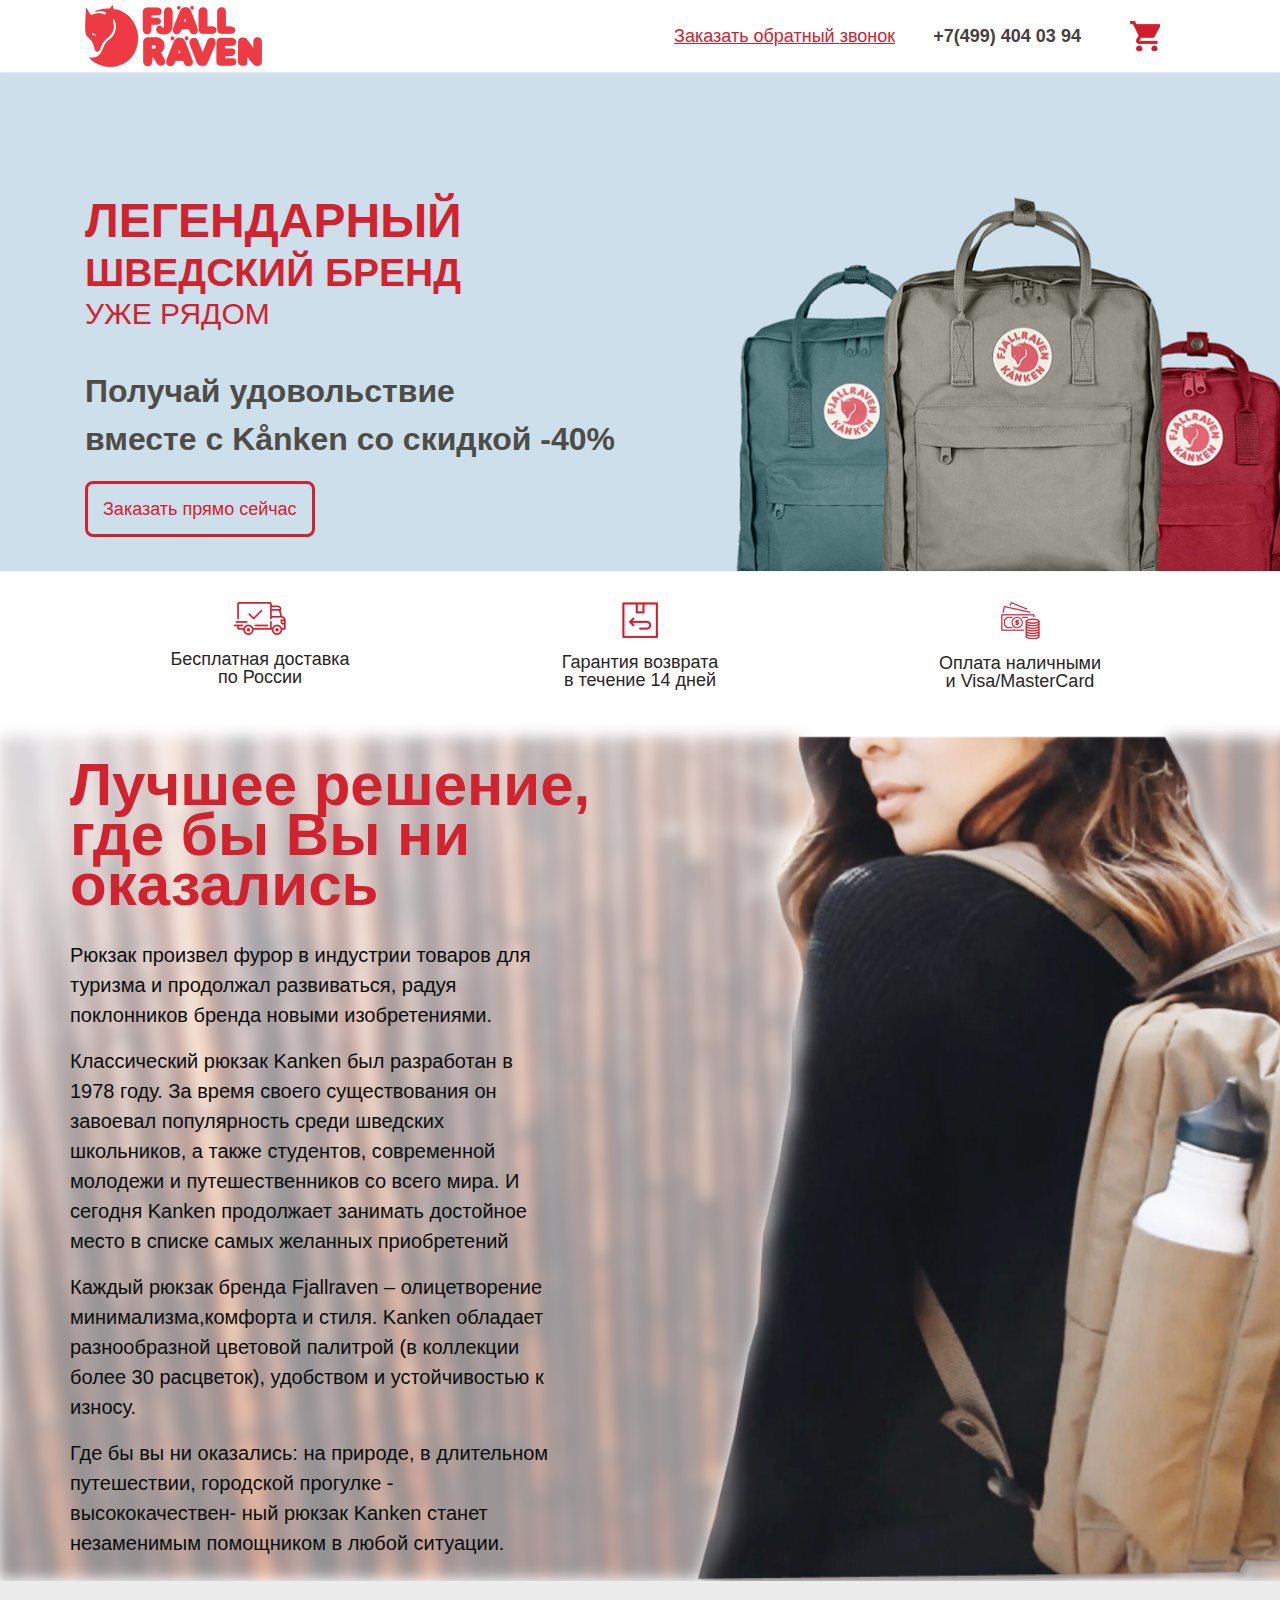
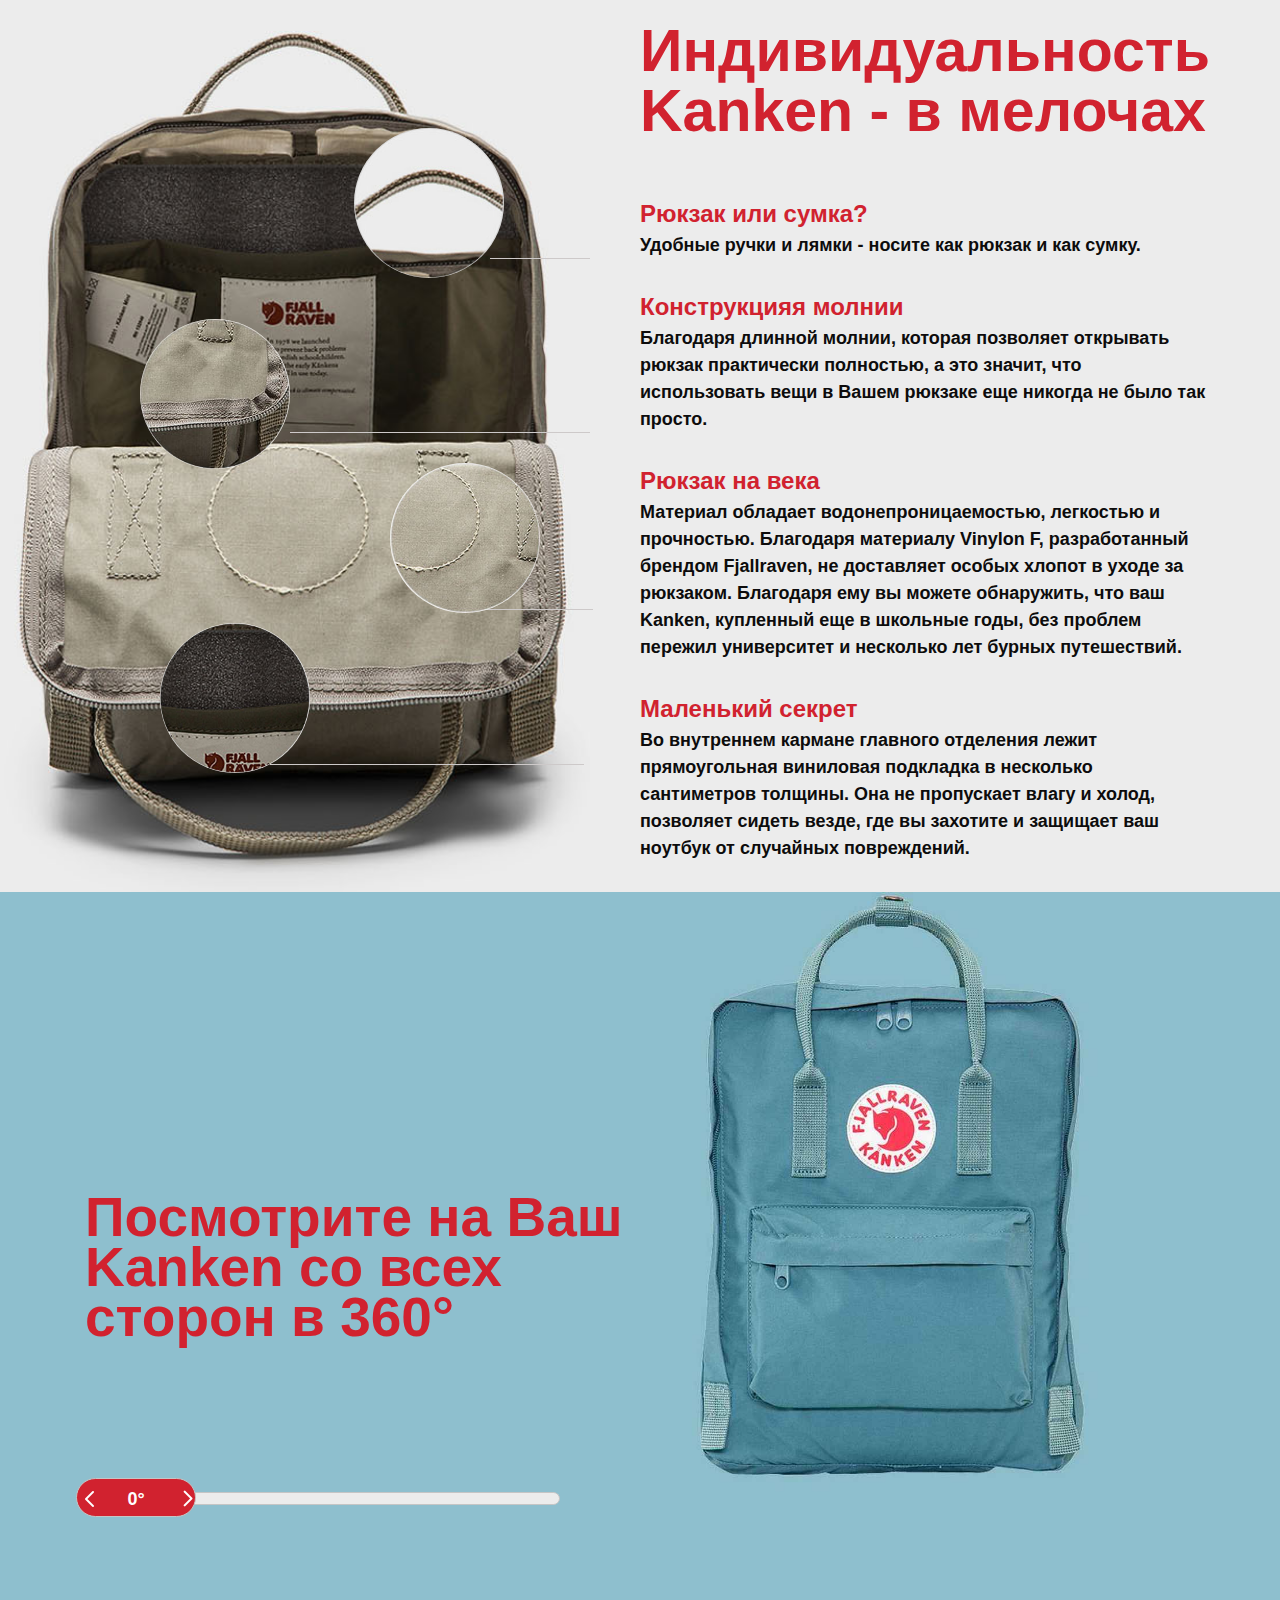
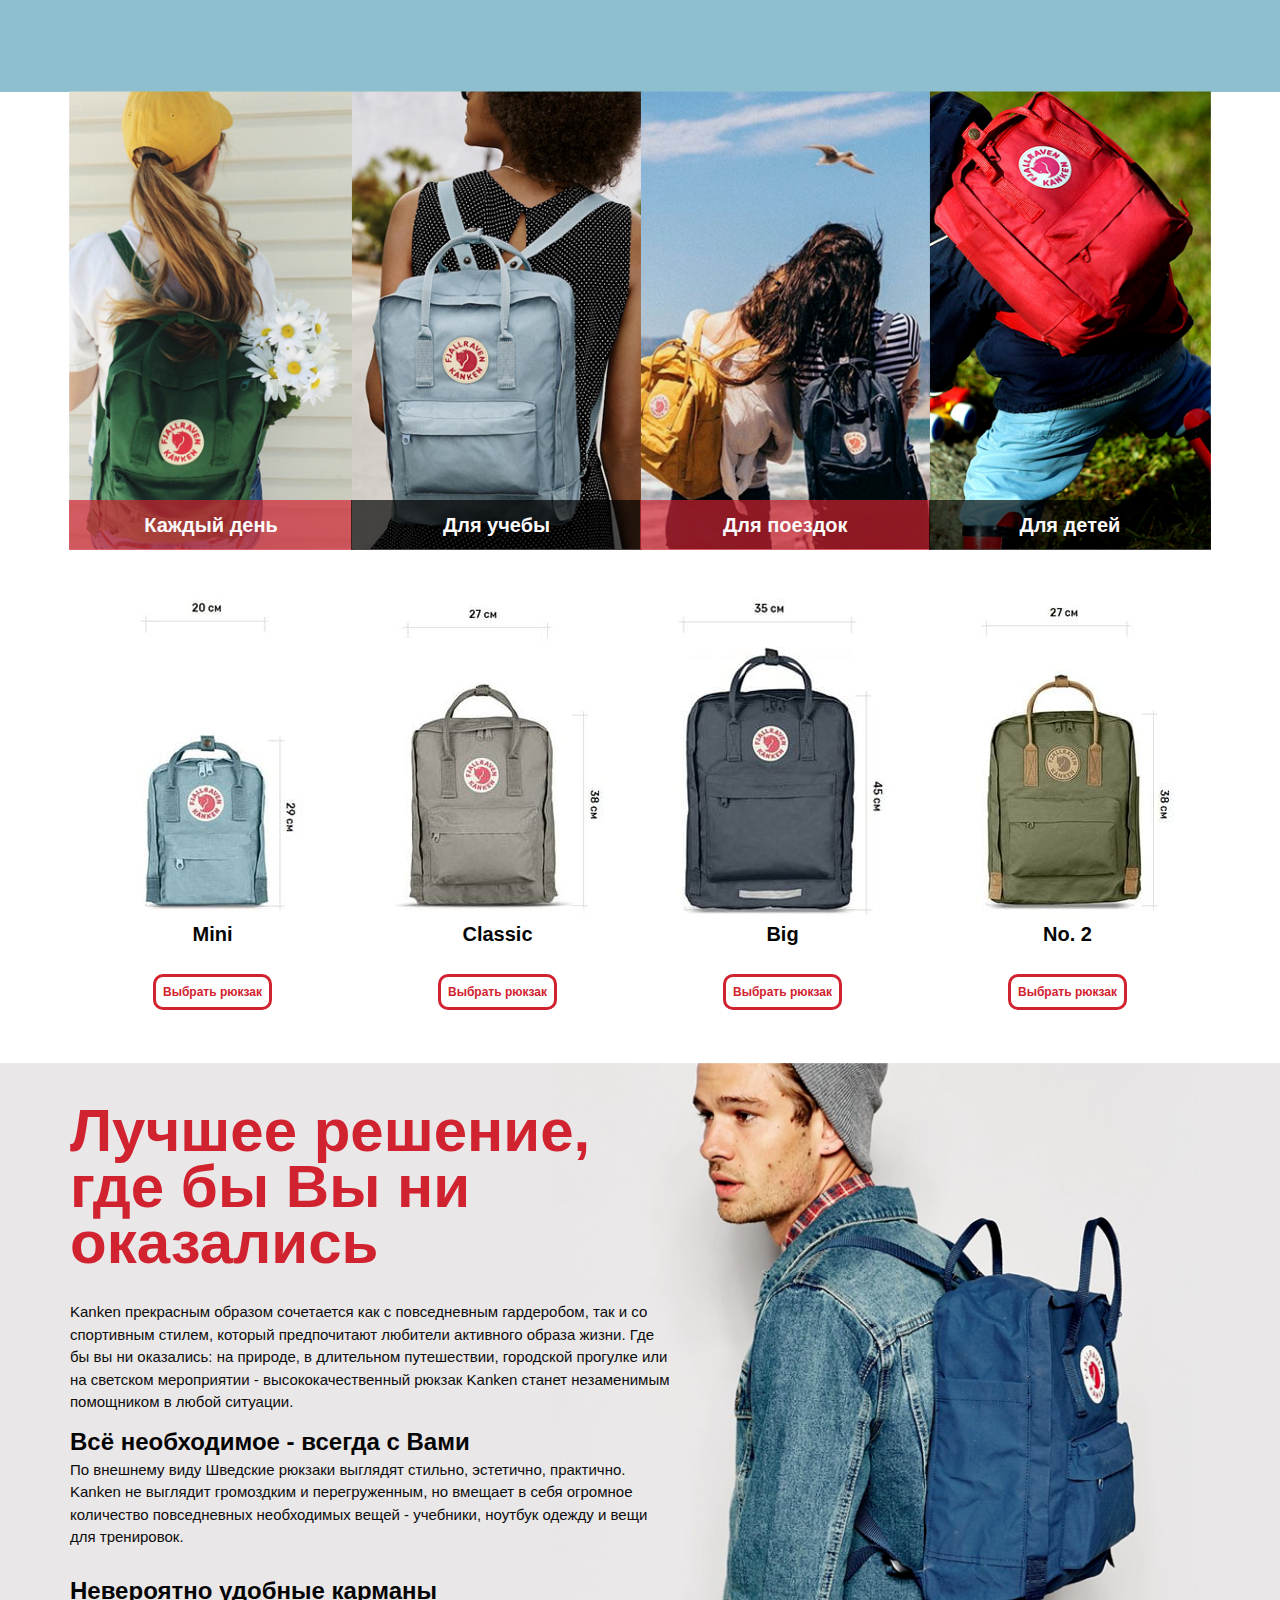
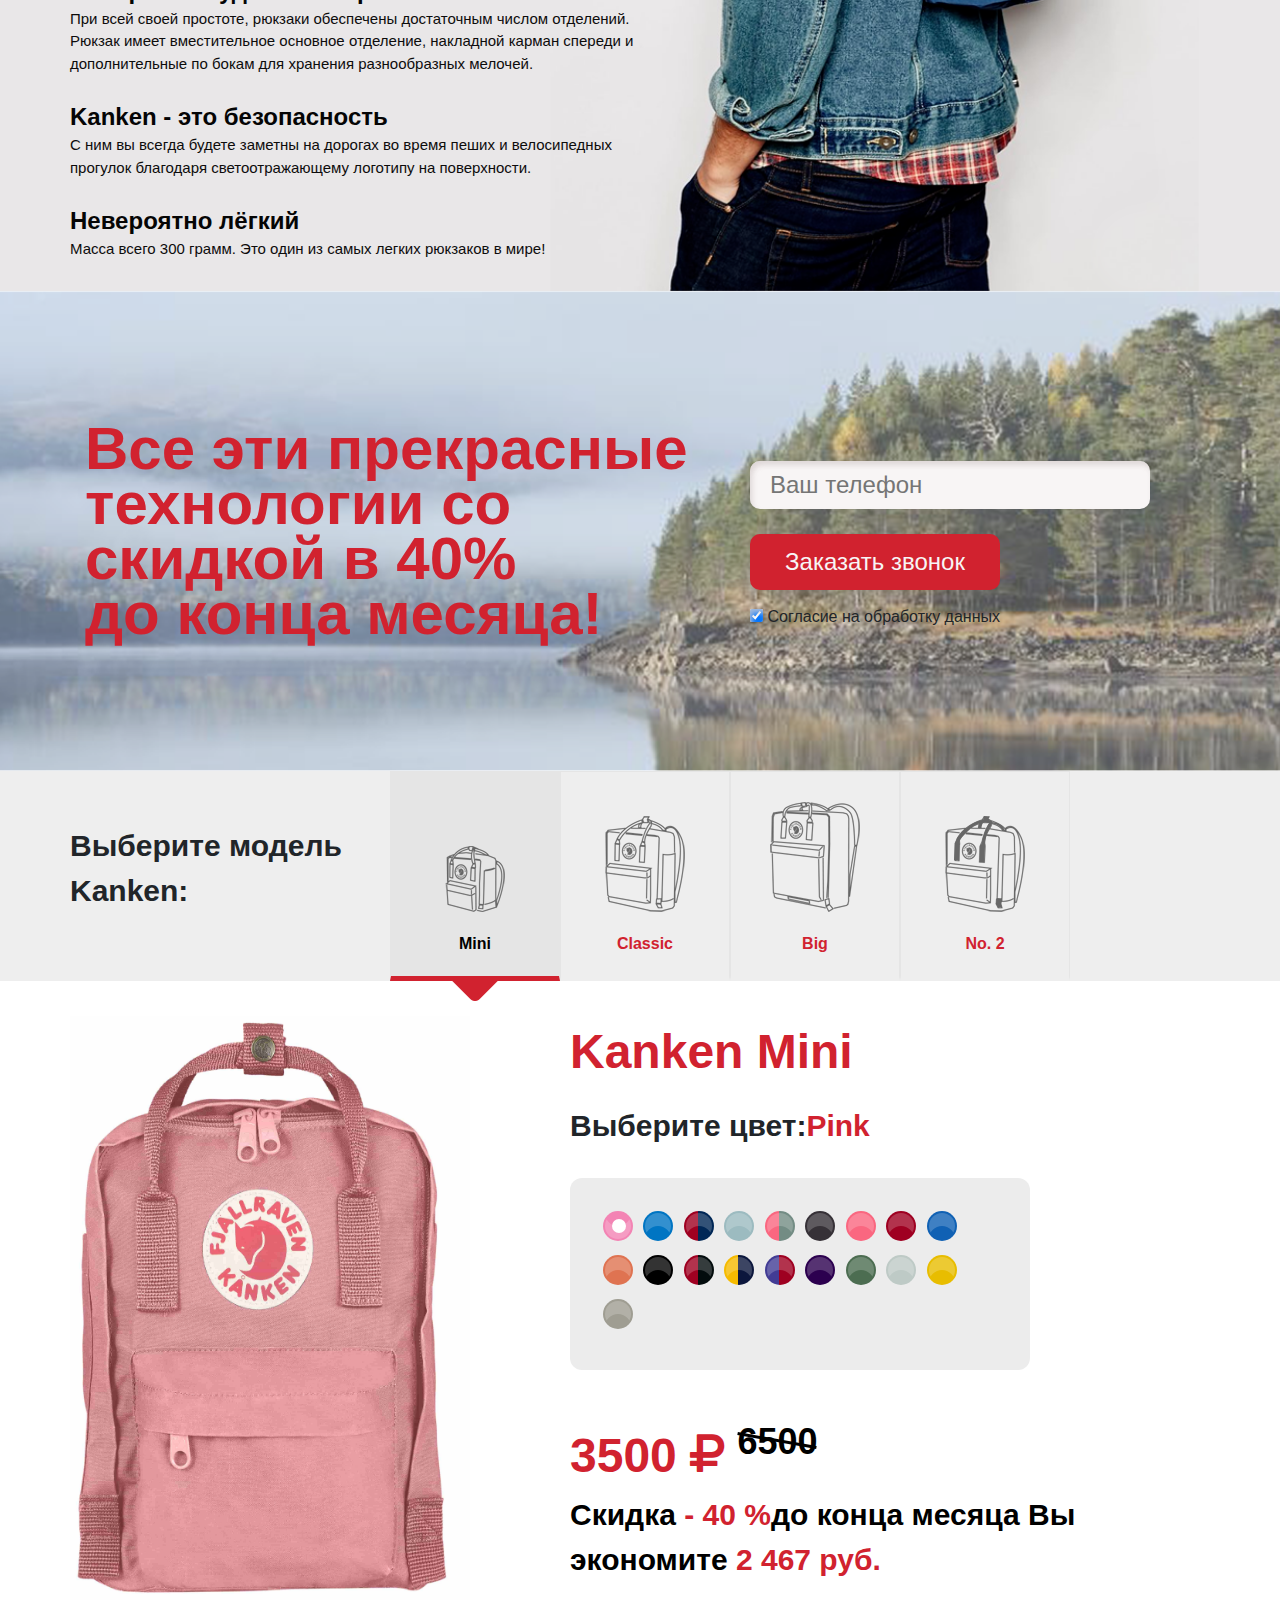
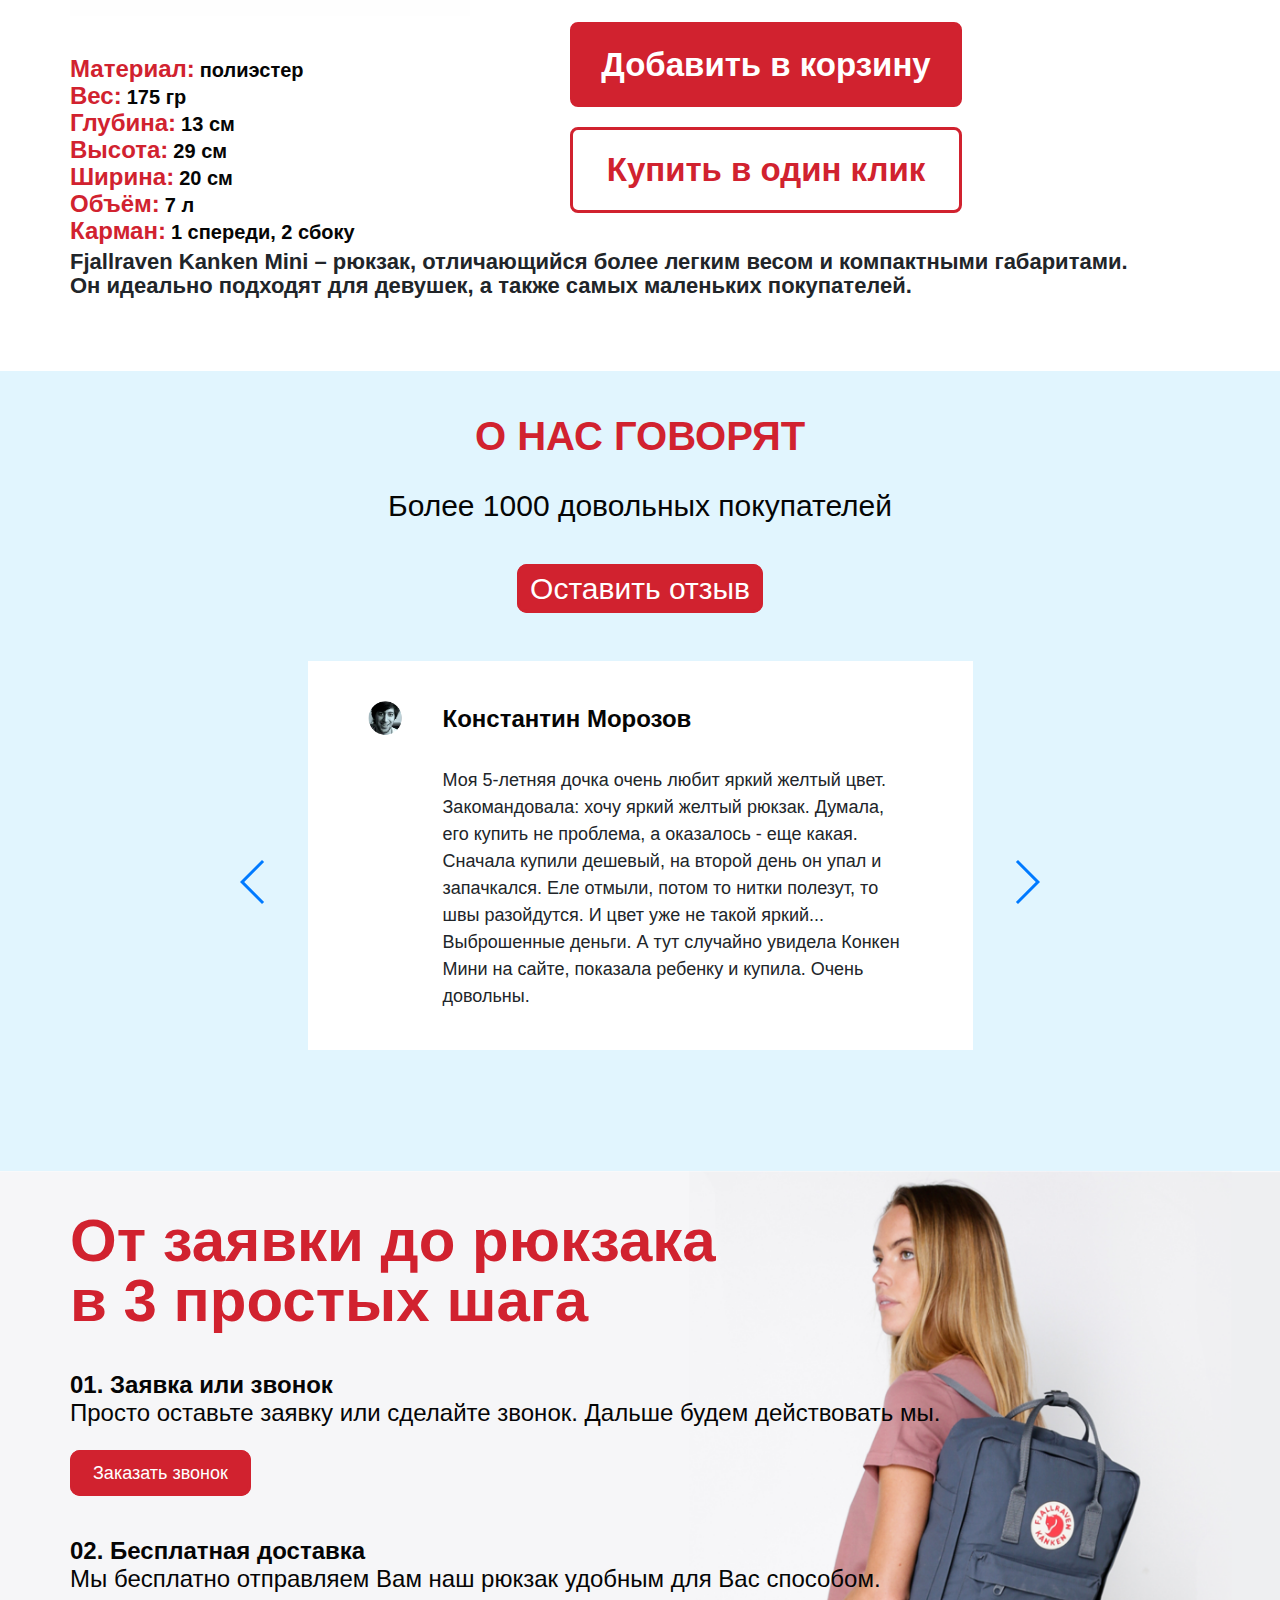
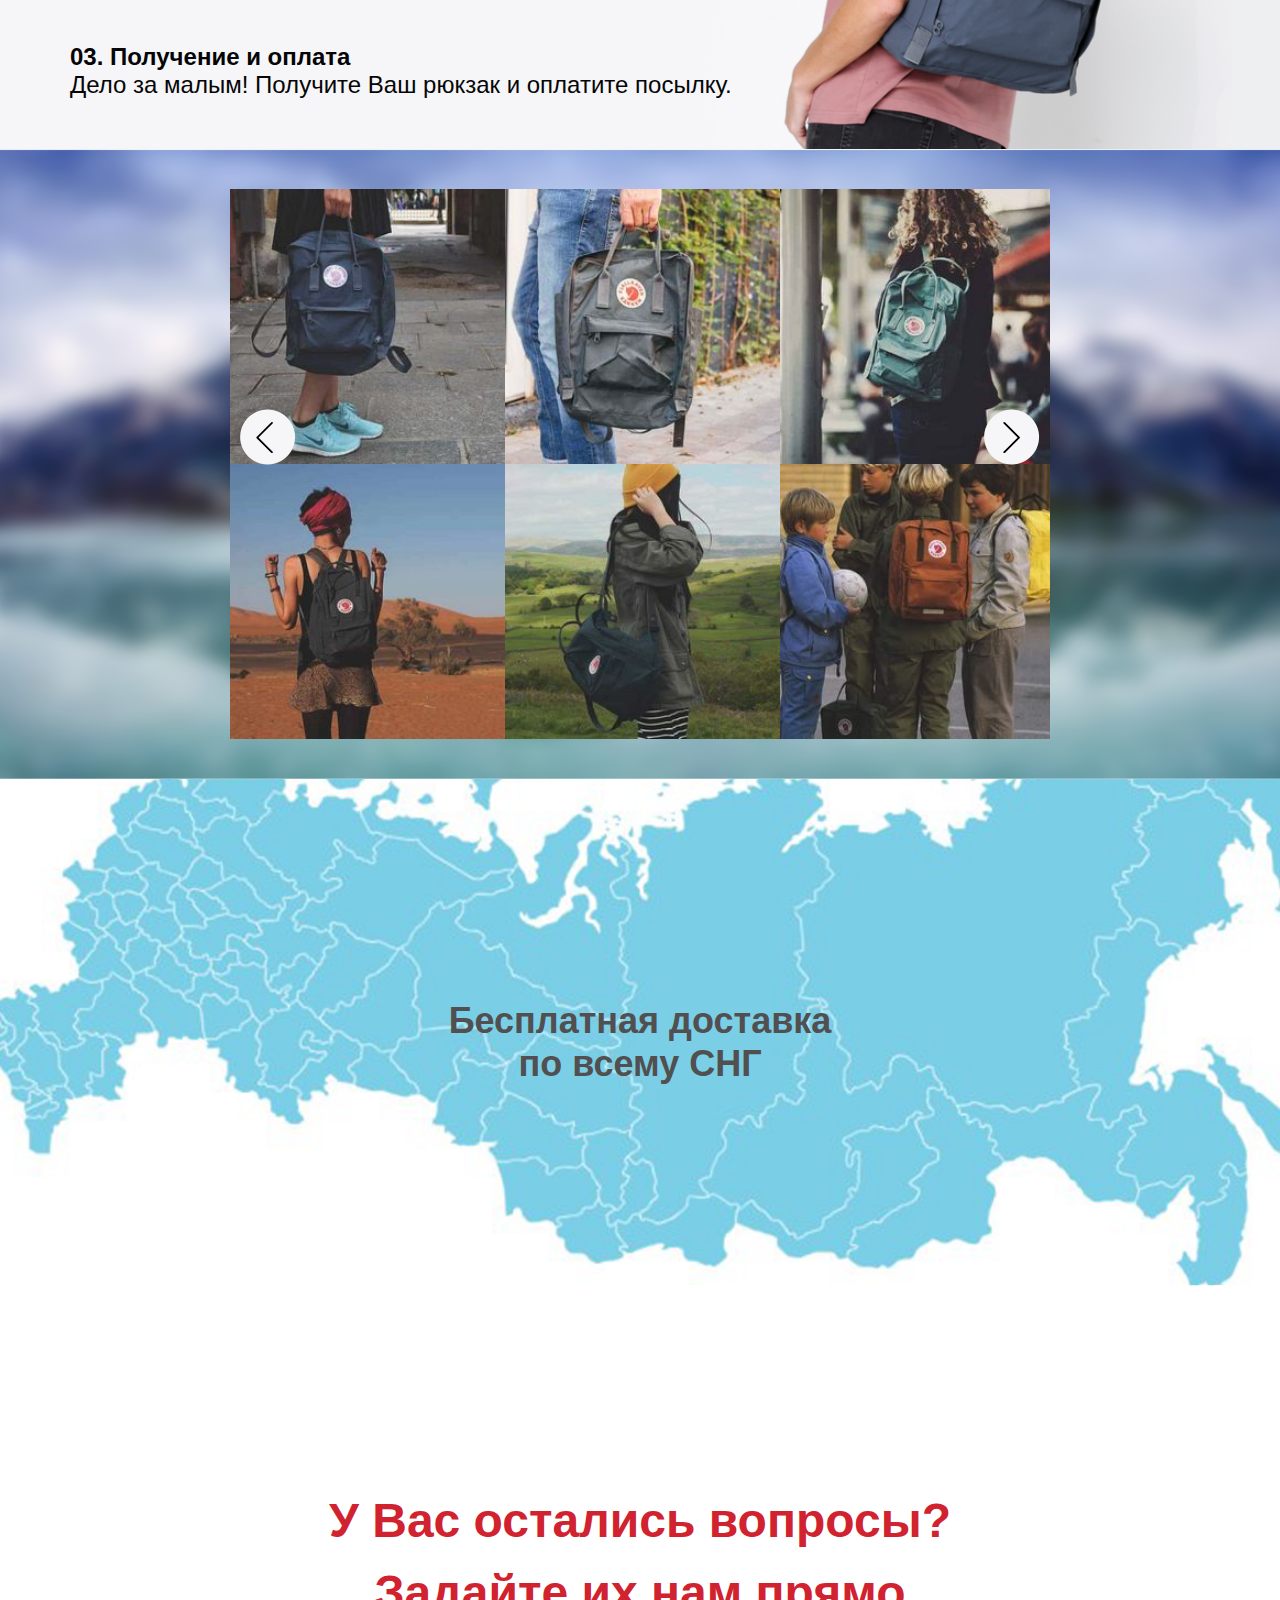
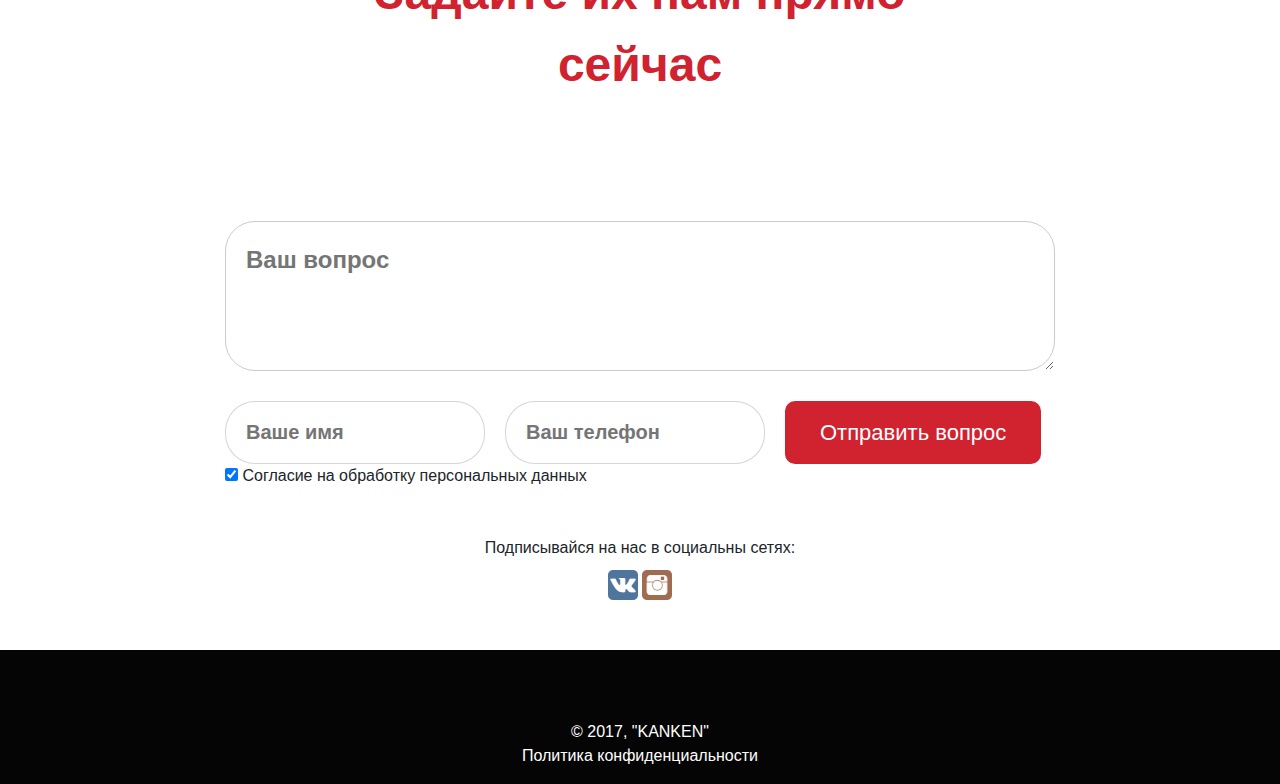
<file: index.html>
<!DOCTYPE html>
<html lang="en">

<head>
  <meta charset="UTF-8">
  <title>new page</title>
  <meta name="description" content="">
  <meta http-equiv="X-UA-Compatible" content="IE=edge">
  <meta name="viewport" content="width=device-width, initial-scale=1, maximum-scale=1">


  <link rel="stylesheet" href="css/bootstrap.min.css">
  <link rel="stylesheet" href="css/normalize.css">
  <link rel="stylesheet" href="css/font-awesome.min.css">
  <link rel="stylesheet" href="css/jquery-ui.css">
  <link rel="stylesheet" href="css/swiper.min.css">
  <link rel="stylesheet" href="css/slick.css">
  <link rel="stylesheet" href="css/styles.css">

  <!--endbuild-->
</head>

<body>

  <div class="modal-popup">
    <div class="popup" id="call">
      <form action="send.php" method="POST">
        <div class="title">Заказ звонка</div>
        <div class="description">Менеджер перезвонит Вам в ближайшее время</div>
        <input type="text" placeholder="Ваше имя" name="name" required>
        <input type="text" placeholder="Ваш телефон" name="phone" required pattern="+[0-9]">  
        <button class="button">Заказать звонок</button>
        <div class="personal-data">
          <input type="checkbox" checked="checked">
          <label for="">Согласие на обработку персональных данных</label>
        </div>
      </form>
    </div> 
     <div class="popup" id="view">
        <form action="send.php" method="POST">
          <div class="title">Оставить отзыв</div>
          <textarea   rows="5" cols="20" name="view" placeholder="Ваш отзыв"></textarea>
          <input type="text" placeholder="Ваше имя" name="name">
          <input type="text" placeholder="Вы в соцсетях" name="social">  
          <button class="button">Оставить отзыв</button>
          <div class="personal-data">
            <input type="checkbox" checked="checked">
            <label for="">Согласие на обработку персональных данных</label>
          </div>
        </form>
      </div>
      <div class="popup" id="buy-by-one">
          <form action="send.php" method="POST">
            <div class="title">Купить в один клик</div>
            
            <input type="text" placeholder="Ваше имя" name="name" required>
            <input type="text" placeholder="Ваш телефон" name="phone" required pattern="+[0-9]">
            <input type="text" placeholder="Ваш email" name="email" required pattern="\S+@[a-z]+.[a-z]+">  
            <textarea   rows="5" cols="20" name="adress" placeholder="Адресс доставки"></textarea>
            <button class="button order-buy-one-click">Оставить отзыв</button>
            <input type="text" name="productname" class="hidden-input">
            <div class="personal-data">
              <input type="checkbox" checked="checked">
              <label for="">Согласие на обработку персональных данных</label>
            </div>
          </form>
        </div>
    <div class="overlay"></div>
  </div>
  <!-- header begin -->
  <div class="hiden-mobile-nav"></div>
  <div class="mobile-container-menu"><img src="images/mMenu.png" alt=""></div>
  <header class="header">
    <div class="container">
      <div class="row">
        <div class="col-md-6 col-sm-6  col-4 d-flex">
          <h1 class="logo">
            <a href="/">
              <img src="images/logo.png" alt="">
            </a>
          </h1>
        </div>
        <div class="col-md-5 col-sm-6 col-8 d-flex">
          <div class="order-callback">
            <div class="callback" id="open-modal-call">
              <a href="#">Заказать обратный <span class="tablet-zvonok">звонок</span></a>
            </div>
            <div class="phone">
                <a href="tel:+74994040394">+7(499) 404 03 94</a>
            </div>
          </div>
          <div class="mMenu"><img src="images/mobile-menu.png" alt=""></div>
          
          
        </div>
        <div class="col-md-1  ">
          <a >
              <div class="basket">
                  <img src="images/basket.png" alt="">
                  <span class="basket-counter"></span>
                </div>
          </a>
          
        </div>
      </div>
    </div>
  </header>
  <!-- header end -->
  <!-- section-brand begin -->
  <section class="section-brand">
    <div class="container">
      <div class="row">
        <div class="col-sm-12">
          <div class="content-container">
            <h2 class="title">
              <p>Легендарный</p>
              <p> шведский бренд</p>
              <p> уже рядом</p>
            </h2>
            <div class="description">Получай удовольствие <br>
              вместе с Kånken со скидкой -40% </div>
            <a href="#tab-category" class="button">Заказать прямо сейчас</a>
          </div>
        </div>
      </div>
    </div>
  </section>
  <!-- section-brand end -->
  <!-- section-icons begin -->
  <div class="section-icons">
    <div class="container">
      <div class="row">
        <div class="col-md-4 col-sm-6 ">
          <div class="item">
            <div class="img-container">
              <img src="images/truck.png" alt="">
            </div>
            <div class="content-container">
              Бесплатная доставка по России
            </div>
          </div>
        </div>
        <div class="col-md-4 col-sm-6">
          <div class="item">
            <div class="img-container">
              <img src="images/return.png" alt="">
            </div>
            <div class="content-container">
              Гарантия возврата <br> в течение 14 дней
            </div>
          </div>
        </div>
        <div class="col-md-4 col-sm-12 ">
          <div class="item">
            <div class="img-container">
              <img src="images/money.png" alt="">
            </div>
            <div class="content-container">
              Оплата наличными <br> и Visa/MasterCard
            </div>
          </div>
        </div>
      </div>
    </div>
  </div>
  <!-- section-icons end -->

  <!-- section way begin -->
  <div class="section-way">
    <div class="container">
      <div class="row">
        <div class="content-container">
          <h3 class="title">Лучшее решение, где бы Вы ни оказались</h3>
          <div class="content">
            <p>Рюкзак произвел фурор в индустрии товаров для туризма
              и продолжал развиваться, радуя поклонников бренда
              новыми изобретениями.</p>

            <p> Классический рюкзак Kanken был разработан в 1978 году.
              За время своего существования он завоевал популярность
              среди шведских школьников, а также студентов,
              современной молодежи и путешественников со всего мира.
              И сегодня Kanken продолжает занимать достойное место в
              списке самых желанных приобретений</p>

            <p>
              Каждый рюкзак бренда Fjallraven – олицетворение
              минимализма,комфорта и стиля. Kanken обладает
              разнообразной цветовой палитрой (в коллекции более
              30 расцветок), удобством и устойчивостью к износу.

            </p>
            <p>
              Где бы вы ни оказались: на природе, в длительном
              путешествии, городской прогулке - высококачествен-
              ный рюкзак Kanken станет незаменимым помощником
              в любой ситуации.
            </p>

          </div>
        </div>
      </div>
    </div>
  </div>
  <!-- section way eng -->

  <!-- section backpack -->
  <div class="section-backpack">
    <div class="container">
      <div class="row">
        <div class="wrapper">
          <div class="content-container">
            <h4 class="title">
              Индивидуальность Kanken - в мелочах
            </h4>
            <div class="content">
              <div class="question-item">
                <div class="question">Рюкзак или сумка?</div>
                <img src="images/circle-1.jpg" alt="">
                <div class="answer">Удобные ручки и лямки - носите как рюкзак и как сумку.</div>
              </div>
              <div class="question-item">
                <div class="question">Конструкцияя молнии</div>
                <img src="images/circle-2.jpg" alt="">
                <div class="answer">Благодаря длинной молнии, которая позволяет открывать рюкзак практически полностью,
                  а это значит, что использовать вещи в Вашем рюкзаке еще никогда не было так просто.</div>
              </div>
              <div class="question-item">
                <div class="question">Рюкзак на века</div>
                <img src="images/circle-3.jpg" alt="">
                <div class="answer">Материал обладает водонепроницаемостью, легкостью и прочностью. Благодаря материалу
                  Vinylon F, разработанный брендом Fjallraven, не доставляет особых хлопот в уходе за рюкзаком.
                  Благодаря ему вы можете обнаружить, что ваш Kanken, купленный еще в школьные годы, без проблем
                  пережил университет и несколько лет бурных путешествий.</div>
              </div>
              <div class="question-item">
                <div class="question">Маленький секрет</div>
                <img src="images/circle-4.jpg" alt="">
                <div class="answer">Во внутреннем кармане главного отделения лежит прямоугольная виниловая подкладка в
                  несколько сантиметров толщины. Она не пропускает влагу и холод, позволяет сидеть везде, где вы
                  захотите и защищает ваш ноутбук от случайных повреждений.</div>
              </div>
            </div>
          </div>
        </div>

      </div>
    </div>
  </div>
  <!-- section backpack -->

  <!-- section-rotate begin -->
  <div class="section-rotate">
    <div class="container">
      <div class="row">
        <div class="col-md-6 col-sm-12">
          <h5 class="title">Посмотрите на Ваш Kanken со всех сторон в 360°</h5>
        </div>
        <div class="col-md-6 col-sm-12">
          <div class="slider">
            <img src="images/slides/slide_1.jpg" id="imgg" alt="">
            <div id="rangebar"></div>
          </div>


        </div>
      </div>
    </div>
  </div>

  <!-- section-rotate end -->


  <!-- section choise begin -->
  <div class="section-choise">
    <div class="choise-container">
      <div class="container">
        <div class="row">
          <div class="choise-grid-second">
            <img src="images/choise-1.png" alt="">
            <img src="images/choise-2.png" alt="">
            <img src="images/choise-3.png" alt="">
            <img src="images/choise-4.png" alt="">
          </div>
        </div>
      </div>
    </div>
    <div class="container">
      <div class="row">
        <div class="choise-grid">
          <div class="image-item">
            <img src="images/choise-1.png" alt="">
            <a class="description">Каждый день</a>
          </div>
          <div class="image-item">
            <img src="images/choise-2.png" alt="">
            <a class="description">Для учебы</a>
          </div>
          <div class="image-item">
            <img src="images/choise-3.png" alt="">
            <a class="description">Для поездок</a>
          </div>
          <div class="image-item">
            <img src="images/choise-4.png" alt="">
            <a class="description">Для детей</a>
          </div>
        </div>

      </div>
      <div class="row">
        <div class="size-grid">
          <div class="col-md-3 col-sm-12">
            <div class="size-item">
              <img src="images/1mini.jpg" class="img" alt="">
              <p class="size-name">Mini</p>
              <a href="#tab-category" class="button-choise button-choise-mini">Выбрать рюкзак</a>
            </div>
          </div>
          <div class="col-md-3 col-sm-12">
            <div class="size-item">
              <img src="images/1classic.jpg" class="img" alt="">
              <p class="size-name">Classic</p>
              <a href="#tab-category"  class="button-choise button-choise-classic">Выбрать рюкзак</a>
            </div>
          </div>
          <div class="col-md-3 col-sm-12">
            <div class="size-item">
              <img src="images/1big.jpg" class="img" alt="">
              <p class="size-name">Big</p>
              <a href="#tab-category"  class="button-choise button-choise-big">Выбрать рюкзак</a>
            </div>
          </div>
          <div class="col-md-3 col-sm-12">
            <div class="size-item">
              <img src="images/1no2.jpg" class="img" alt="">
              <p class="size-name">No. 2</p>
              <a href="#tab-category"  class="button-choise button-choise-no2">Выбрать рюкзак</a>
            </div>
          </div>




        </div>
      </div>
    </div>
  </div>
  <!-- section choise end -->

  <!-- section solution begin -->
  <div class="section-solution">
    <div class="container">
      <div class="row">
        <div class="content-container">
          <h3 class="title">Лучшее решение, где бы Вы ни оказались
          </h3>
          <div class="content">
            <p>Kanken прекрасным образом сочетается как с повседневным гардеробом, так и со спортивным стилем, который
              предпочитают любители активного образа жизни. Где бы вы ни оказались: на природе, в длительном
              путешествии, городской прогулке или на светском мероприятии - высококачественный рюкзак Kanken станет
              незаменимым помощником в любой ситуации.</p>
            <div class="paragraph-item">
              <div class="title">Всё необходимое - всегда с Вами</div>
              <div class="content">По внешнему виду Шведские рюкзаки выглядят стильно, эстетично, практично. Kanken не
                выглядит громоздким и перегруженным, но вмещает в себя огромное количество повседневных необходимых
                вещей - учебники, ноутбук одежду и вещи для тренировок.</div>
            </div>
            <div class="paragraph-item">
              <div class="title">Невероятно удобные карманы</div>
              <div class="content">При всей своей простоте, рюкзаки обеспечены достаточным числом отделений. Рюкзак
                имеет вместительное основное отделение, накладной карман спереди и дополнительные по бокам для хранения
                разнообразных мелочей.</div>
            </div>
            <div class="paragraph-item">
              <div class="title">Kanken - это безопасность</div>
              <div class="content">С ним вы всегда будете заметны на дорогах во время пеших и велосипедных прогулок
                благодаря светоотражающему логотипу на поверхности.</div>
            </div>
            <div class="paragraph-item">
              <div class="title">Невероятно лёгкий</div>
              <div class="content">Масса всего 300 грамм. Это один из самых легких рюкзаков в мире!</div>
            </div>



          </div>
        </div>
      </div>
    </div>
  </div>
  <!-- section solution end -->

  <!-- section-discount begin -->
  <div class="section-discount">
    <div class="container">
      <div class="row">
        <div class="col-md-7">
          <h5 class="title">Все эти прекрасные технологии со скидкой
            в 40% <br> до конца месяца!</h5>
        </div>
        <div class="col-md-5">
          <form action="send.php" method="POST">
            <input type="text" placeholder="Ваш телефон" name="phone" required pattern="+[0-9]">
            <button>Заказать звонок</button>
            <div class="checkbox">
              <input type="checkbox" checked="checked">
              <label for="">Согласие на обработку данных</label>
            </div>
          </form>
        </div>
      </div>
    </div>
  </div>
  <!-- section-discount end -->

  <!-- section picker begin -->
  <div class="section-picker">
    <div class="picker-top">
      <div class="container">
        <div class="row">
          <div class="picker-top__title">
            <p>Выберите модель Kanken:</p>
          </div>
          <div class="picker-top__tabs-container">
            <li class="active tab-mini">
              <div class="tab-img"><img src="images/tabs/mini-tab.png" alt=""></div>
              <div class="tab-title ">Mini</div>
            </li>
            <li class="tab-classic">
              <div class="tab-img"><img src="images/tabs/classic-tab.png" alt=""></div>
              <div class="tab-title ">Classic</div>
            </li>
            <li class="tab-big">
              <div class="tab-img"><img src="images/tabs/big-tab.png" alt=""></div>
              <div class="tab-title ">Big</div>
            </li>
            <li class="tab-no2">
              <div class="tab-img"><img src="images/tabs/no2-tab.png" alt=""></div>
              <div class="tab-title">No. 2</div>
            </li>
          </div>
        </div>
      </div>
    </div>
    <div class="picker-content" id="tab-category">
      <div class="container">
        <div class="row">
          <!-- tab -->
          <div class="tab-content active tab-active">
            <div class="backpack-wrapper">
              <div class="backpack-container">
                <div class="img-container">
                  <img src="images/tabs/picker-color/Mini/12.jpg" alt="">
                </div>
                <div class="info-container">
                  <li><span>Материал:</span>полиэстер</li>
                  <li><span>Вес:</span>175 гр</li>
                  <li><span>Глубина:</span>13 см</li>
                  <li><span>Высота:</span>29 см</li>
                  <li><span>Ширина:</span>20 см</li>
                  <li><span>Объём:</span>7 л</li>
                  <li><span>Карман:</span>1 спереди, 2 сбоку</li>
                </div>
              </div>
              <div class="picker-container">
                <div class="picker-title">Kanken Mini</div>
                <div class="picker-color">Выберите цвет:<span id="pickedColorName">Pink</span></div>
                <div class="picker-palette">
                  <div class="color-palette">
                    <label data-color="#f384b4" data-name="Pink" data-number="12">
                      <input type="radio" class="radio" checked="checked" name="color">
                      <span class="radio-custom"></span>
                    </label>
                    <label data-color="#0075c3" data-name="UN Blue" data-number="20">
                      <input type="radio" class="radio" name="color">
                      <span class="radio-custom"></span>
                    </label>
                    <label data-bg="royalblueoxred.png" data-name="Royal Blue/Ox Red" data-number="24">
                      <input type="radio" class="radio" name="color">
                      <span class="radio-custom"></span>
                    </label>

                    <label data-color="#9cbbc0" data-name="Sky Blue" data-number="18">
                      <input type="radio" class="radio" name="color">
                      <span class="radio-custom"></span>
                    </label>
                    <label data-bg="frostgreenpeachpink.png" data-name="Frost Green/Peach Pink" data-number="40">
                      <input type="radio" class="radio" name="color">
                      <span class="radio-custom"></span>
                    </label>
                    <label data-color="#363137" data-name="Graphite" data-number="2">
                      <input type="radio" class="radio" name="color">
                      <span class="radio-custom"></span>
                    </label>
                    <label data-color="#fa6780" data-name="Peach Pink" data-number="13">
                      <input type="radio" class="radio" name="color">
                      <span class="radio-custom"></span>
                    </label>
                    <label data-color="#9f0021" data-name="Ox Red" data-number="15">
                      <input type="radio" class="radio" name="color">
                      <span class="radio-custom"></span>
                    </label>
                    <label data-color="#1061b4" data-name="Royal Blue" data-number="23">
                      <input type="radio" class="radio" name="color">
                      <span class="radio-custom"></span>
                    </label>
                    <label data-color="#df7351" data-name="Brick" data-number="6">
                      <input type="radio" class="radio" name="color">
                      <span class="radio-custom"></span>
                    </label>
                    <label data-color="#000000" data-name="Black" data-number="26">
                      <input type="radio" class="radio" name="color">
                      <span class="radio-custom"></span>
                    </label>
                    <label data-bg="blackoxred.png" data-name="Black/Ox Red" data-number="27">
                      <input type="radio" class="radio" name="color">
                      <span class="radio-custom"></span>
                    </label>
                    <label data-bg="navywarmyellow.png" data-name="Navy/Warm Yellow" data-number="29">
                      <input type="radio" class="radio" name="color">
                      <span class="radio-custom"></span>
                    </label>
                    <label data-bg="oxredroyalblue.png" data-name="Ox Red/Royal Blue" data-number="16">
                      <input type="radio" class="radio" name="color">
                      <span class="radio-custom"></span>
                    </label>
                    <label data-color="#2c004f" data-name="Purple" data-number="30">
                      <input type="radio" class="radio" name="color">
                      <span class="radio-custom"></span>
                    </label>
                    <label data-color="#4c6d51" data-name="Forest Green" data-number="38">
                      <input type="radio" class="radio" name="color">
                      <span class="radio-custom"></span>
                    </label>
                    <label data-color="#becac6" data-name="Frost Green" data-number="39">
                      <input type="radio" class="radio" name="color">
                      <span class="radio-custom"></span>
                    </label>
                    <label data-color="#e8bd00" data-name="Warm Yellow" data-number="4">
                      <input type="radio" class="radio" name="color">
                      <span class="radio-custom"></span>
                    </label>
                    <label data-color="#9f9d92" data-name="Fog" data-number="1">
                      <input type="radio" class="radio" name="color">
                      <span class="radio-custom"></span>
                    </label>

                  </div>
                </div>
                <div class="picker-price"><span>3500 <i class="fa fa-rub" aria-hidden="true"></i></span> <sup>6500</sup></div>
                <div class="picker-discount">Скидка<span> - 40 %</span>до конца месяца Вы экономите <span>2 467 руб.</span></div>
                <div class="picker-buttons">
                  <button class="add-to-cart button">Добавить в корзину</button>
                  <button class="buy-by-one button open" id="open-modal-buy">Купить в один клик</button>
                </div>

              </div>
            </div>
            <p class="description">
              Fjallraven Kanken Mini – рюкзак, отличающийся более легким весом и компактными габаритами.
              Он идеально подходят для девушек, а также самых маленьких покупателей.
            </p>
          </div>
          <!-- tab -->
          <!-- tab -->
          <div class="tab-content">
            <div class="backpack-wrapper">
              <div class="backpack-container">
                <div class="img-container">
                  <img src="images/tabs/picker-color/Classic/12.jpg" alt="">
                </div>
                <div class="info-container">
                  <li><span>Материал:</span>полиэстер</li>
                  <li><span>Вес:</span>290 гр</li>
                  <li><span>Глубина:</span>13 см</li>
                  <li><span>Высота:</span>38 см</li>
                  <li><span>Ширина:</span>27 см</li>
                  <li><span>Объём:</span>16 л</li>
                  <li><span>Карман:</span>1 спереди, 2 сбоку</li>
                </div>
              </div>
              <div class="picker-container">
                <div class="picker-title">Kanken Classic</div>
                <div class="picker-color">Выберите цвет:<span id="pickedColorName">Pink</span></div>
                <div class="picker-palette">
                  <div class="color-palette">
                    <label data-color="#f384b4" data-name="Pink" data-number="12">
                      <input type="radio" class="radio" checked="checked" name="color">
                      <span class="radio-custom"></span>
                    </label>
                    <label data-color="#0075c3" data-name="UN Blue" data-number="20">
                      <input type="radio" class="radio" name="color">
                      <span class="radio-custom"></span>
                    </label>
                    <label data-bg="royalblueoxred.png" data-name="Royal Blue/Ox Red" data-number="24">
                      <input type="radio" class="radio" name="color">
                      <span class="radio-custom"></span>
                    </label>

                    <label data-color="#9cbbc0" data-name="Sky Blue" data-number="18">
                      <input type="radio" class="radio" name="color">
                      <span class="radio-custom"></span>
                    </label>
                    <label data-bg="frostgreenpeachpink.png" data-name="Frost Green/Peach Pink" data-number="40">
                      <input type="radio" class="radio" name="color">
                      <span class="radio-custom"></span>
                    </label>
                    <label data-color="#363137" data-name="Graphite" data-number="2">
                      <input type="radio" class="radio" name="color">
                      <span class="radio-custom"></span>
                    </label>
                    <label data-bg="forestgreenoxred.png" data-name="Forest Green/Ox Red" data-number="38">
                      <input type="radio" class="radio" name="color">
                      <span class="radio-custom"></span>
                    </label>
                    <label data-color="#fa6780" data-name="Peach Pink" data-number="13">
                      <input type="radio" class="radio" name="color">
                      <span class="radio-custom"></span>
                    </label>
                    <label data-color="#9f0021" data-name="Ox Red" data-number="15">
                      <input type="radio" class="radio" name="color">
                      <span class="radio-custom"></span>
                    </label>
                    <label data-color="#1061b4" data-name="Royal Blue" data-number="23">
                      <input type="radio" class="radio" name="color">
                      <span class="radio-custom"></span>
                    </label>
                    <label data-color="#df7351" data-name="Brick" data-number="6">
                      <input type="radio" class="radio" name="color">
                      <span class="radio-custom"></span>
                    </label>
                    <label data-color="#000000" data-name="Black" data-number="26">
                      <input type="radio" class="radio" name="color">
                      <span class="radio-custom"></span>
                    </label>
                    <label data-bg="blackoxred.png" data-name="Black/Ox Red" data-number="27">
                      <input type="radio" class="radio" name="color">
                      <span class="radio-custom"></span>
                    </label>
                    <label data-bg="navywarmyellow.png" data-name="Navy/Warm Yellow" data-number="29">
                      <input type="radio" class="radio" name="color">
                      <span class="radio-custom"></span>
                    </label>
                    <label data-bg="oxredroyalblue.png" data-name="Ox Red/Royal Blue" data-number="16">
                      <input type="radio" class="radio" name="color">
                      <span class="radio-custom"></span>
                    </label>
                    <label data-color="#2c004f" data-name="Purple" data-number="30">
                      <input type="radio" class="radio" name="color">
                      <span class="radio-custom"></span>
                    </label>
                    <label data-color="#4c6d51" data-name="Forest Green" data-number="35">
                      <input type="radio" class="radio" name="color">
                      <span class="radio-custom"></span>
                    </label>
                    <label data-color="#becac6" data-name="Frost Green" data-number="39">
                      <input type="radio" class="radio" name="color">
                      <span class="radio-custom"></span>
                    </label>
                    <label data-color="#e8bd00" data-name="Warm Yellow" data-number="4">
                      <input type="radio" class="radio" name="color">
                      <span class="radio-custom"></span>
                    </label>
                    <label data-color="#9f9d92" data-name="Fog" data-number="1">
                      <input type="radio" class="radio" name="color">
                      <span class="radio-custom"></span>
                    </label>



                  </div>
                </div>
                <div class="picker-price"><span>3900 <i class="fa fa-rub" aria-hidden="true"></i></span> <sup>6500</sup></div>
                <div class="picker-discount">Скидка<span> - 40 %</span>до конца месяца Вы экономите <span>2 600 руб.</span></div>
                <div class="picker-buttons">
                  <button class="add-to-cart button">Добавить в корзину</button>
                  <button class="buy-by-one button open" id="open-modal-buy">Купить в один клик</button>
                  
                </div>

              </div>
            </div>
            <p class="description">
              Fjallraven Kanken Classic - настоящая классика. Компактный и вместительный.
              Всегда приятно приобщаться к классике, тем более, когда это практичный, водонепроницаемый нестареющий
              Fjallraven Kanken.
            </p>
          </div>
          <!-- tab -->
          <!-- tab -->
          <div class="tab-content">
            <div class="backpack-wrapper">
              <div class="backpack-container">
                <div class="img-container">
                  <img src="images/tabs/picker-color/Big/2.jpg" alt="">
                </div>
                <div class="info-container">
                  <li><span>Материал:</span>полиэстер</li>
                  <li><span>Вес:</span>350 гр</li>
                  <li><span>Глубина:</span>13 см</li>
                  <li><span>Высота:</span>41 см</li>
                  <li><span>Ширина:</span>32 см</li>
                  <li><span>Объём:</span>20 л</li>
                  <li><span>Карман:</span>1 спереди, 2 сзади</li>
                </div>
              </div>
              <div class="picker-container">
                <div class="picker-title">Kanken Big</div>
                <div class="picker-color">Выберите цвет:<span id="pickedColorName">Graphite</span></div>
                <div class="picker-palette">
                  <div class="color-palette">
                    <label data-color="#363137" data-name="Graphite" data-number="2">
                      <input type="radio" class="radio" name="color" checked="checked">
                      <span class="radio-custom"></span>
                    </label>
                    <label data-color="#9f0021" data-name="Ox Red" data-number="6">
                      <input type="radio" class="radio" name="color">
                      <span class="radio-custom"></span>
                    </label>
                    <label data-color="#1061b4" data-name="Royal Blue" data-number="7">
                      <input type="radio" class="radio" name="color">
                      <span class="radio-custom"></span>
                    </label>
                    <label data-color="#000000" data-name="Black" data-number="8">
                      <input type="radio" class="radio" name="color">
                      <span class="radio-custom"></span>
                    </label>
                    <label data-color="#2c004f" data-name="Purple" data-number="9">
                      <input type="radio" class="radio" name="color">
                      <span class="radio-custom"></span>
                    </label>
                    <label data-color="#4c6d51" data-name="Forest Green" data-number="10">
                      <input type="radio" class="radio" name="color">
                      <span class="radio-custom"></span>
                    </label>
                    <label data-color="#9f9d92" data-name="Fog" data-number="1">
                      <input type="radio" class="radio" name="color">
                      <span class="radio-custom"></span>
                    </label>

                  </div>
                </div>
                <div class="picker-price"><span>5040 <i class="fa fa-rub" aria-hidden="true"></i></span> <sup>8400</sup></div>
                <div class="picker-discount">Скидка<span> - 40 %</span>до конца месяца Вы экономите <span>3 360 руб.</span></div>
                <div class="picker-buttons">
                  <button class="add-to-cart button">Добавить в корзину</button>
                  <button class="buy-by-one button open" id="open-modal-buy">Купить в один клик</button>
                  
                </div>

              </div>
            </div>
            <p class="description">
              Fjallraven Kanken Big - классический рюкзак Kanken, но больше. Во всём.
              Идеально подойдет для походов и путешествий. Возможность вместить всё, что Вы захотите взять с собой.
            </p>
          </div>
          <!-- tab -->
          <!-- tab -->
          <div class="tab-content">
            <div class="backpack-wrapper">
              <div class="backpack-container">
                <div class="img-container">
                  <img src="images/tabs/picker-color/No. 2/2.jpg" alt="">
                </div>
                <div class="info-container">
                  <li><span>Материал:</span>G-1000 HeavyDuty: 65% полиэстер, 35% хлопок </li>
                  <li><span>Вес:</span>550 гр</li>
                  <li><span>Глубина:</span>13 см</li>
                  <li><span>Высота:</span>38 см</li>
                  <li><span>Ширина:</span>27 см</li>
                  <li><span>Объём:</span>16 л</li>
                  <li><span>Карман:</span>1 спереди, 2 сзади</li>
                </div>
              </div>
              <div class="picker-container">
                <div class="picker-title">Kanken No. 2</div>
                <div class="picker-color">Выберите цвет:<span id="pickedColorName">Deep Red</span></div>
                <div class="picker-palette">
                  <div class="color-palette">
                    <label data-color="#ae002e" data-name="Deep Red" data-number="6">
                      <input type="radio" class="radio" name="color" checked="checked">
                      <span class="radio-custom"></span>
                    </label>
                    <label data-color="#005a82" data-name="Lake Blue" data-number="2">
                      <input type="radio" class="radio" name="color">
                      <span class="radio-custom"></span>
                    </label>
                    <label data-color="#7d6749" data-name="Sand" data-number="9">
                      <input type="radio" class="radio" name="color">
                      <span class="radio-custom"></span>
                    </label>
                    <label data-color="#000000" data-name="Black" data-number="7">
                      <input type="radio" class="radio" name="color">
                      <span class="radio-custom"></span>
                    </label>
                    <label data-color="#00323f" data-name="Navy" data-number="8">
                      <input type="radio" class="radio" name="color">
                      <span class="radio-custom"></span>
                    </label>



                  </div>
                </div>
                <div class="picker-price"><span>4200 <i class="fa fa-rub" aria-hidden="true"></i></span> <sup>7000</sup></div>
                <div class="picker-discount">Скидка<span> - 40 %</span>до конца месяца Вы экономите <span>2 800 руб.</span></div>
                <div class="picker-buttons">
                  <button class="add-to-cart button">Добавить в корзину</button>
                  <button class="buy-by-one button open" id="open-modal-buy">Купить в один клик</button>
                </div>

              </div>
            </div>
            <p class="description">
              Рюкзаки Kanken No. 2 со стильными кожаными ручками, вставками из кожи — прекрасная находка для тех, кто
              предпочитает одеваться очень стильно и любит стильные аксессуары.
            </p>
          </div>
          <!-- tab -->

        </div>
      </div>
    </div>

  </div>
  <!-- section picker begin end -->
  <!-- about us begin -->

  <div class="about-us">
    <div class="container">
      <div class="row">
        <div class="about-container">
          <div class="title">о нас говорят</div>
          <div class="description">Более 1000 довольных покупателей</div>
          <div id="open-modal-view">
              <a href="#" class="button" >Оставить отзыв</a>
          </div>
          
        </div>
        <div class="swiper-container">
          <div class="swiper-wrapper">
            <div class="swiper-slide">
              <div class="slider">
                <div class="img-container">
                  <img src="images/user.png" alt="">
                </div>
                <div class="content-container">
                  <div class="name">Константин Морозов</div>
                  <div class="content">Моя 5-летняя дочка очень любит яркий желтый цвет. Закомандовала: хочу яркий
                    желтый
                    рюкзак. Думала, его купить не проблема, а оказалось - еще какая. Сначала купили дешевый, на второй
                    день он
                    упал и запачкался. Еле отмыли, потом то нитки полезут, то швы разойдутся. И цвет уже не такой
                    яркий...
                    Выброшенные деньги. А тут случайно увидела Конкен Мини на сайте, показала ребенку и купила. Очень
                    довольны.</div>
                </div>
              </div>
            </div>
            <div class="swiper-slide">
              <div class="slider">
                <div class="img-container">
                  <img src="images/user1.jpg" alt="">
                </div>
                <div class="content-container">
                  <div class="name">Ирина Алексеенко</div>
                  <div class="content">Долго выбирала мужу подарок. Не хотелось лишь бы что, а действительно полезную и стильную вещь. Посмотрела на его рюкзак и поняла, что надо менять это китайское убожество. Случайно увидела черный Конкен и поняла, что это самое оно. Цена за такое качество более чем приемлемая. Смотрится ну очень дорого. Доставили в тот же день. Большое спасибо!</div>
                </div>
              </div>
            </div>
            <div class="swiper-slide">
              <div class="slider">
                <div class="img-container">
                  <img src="images/user2.jpg" alt="">
                </div>
                <div class="content-container">
                  <div class="name">Марина Коваленко</div>
                  <div class="content">У меня две девочки-близняшки, поэтому нагрузка на семейный бюджет двойная. Они просят, что бы вещи им покупали одинаковые. Одежду и обувь такую можно еще найти, а вот с рюкзаками и сумками сложновато. Да и стоят они недешево. Каждые 2-3 месяца выбрасывать двойную сумму накладно. Случайно нашла рюкзаки Конкен Мини в интернете, а тут акция - 50% на второй такой же. Ой, спасибо, порадовали и доставили очень быстро. Я буду всем знакомым советовать.</div>
                </div>
              </div>
            </div>
            <div class="swiper-slide">
              <div class="slider">
                <div class="img-container">
                  <img src="images/user3.jpg" alt="">
                </div>
                <div class="content-container">
                  <div class="name">Игорь Назаров</div>
                  <div class="content">Я каждые выходные с друзьями хожу в походы или стараюсь совершать велосипедные прогулки. С собой надо брать вещи, нужно, чтобы руки были свободны, поэтому без хорошего рюкзака никак. Много слышал о Конкен, но думал в России их не продают. Увидел Макси и сразу заказал. Доставили прямо в офис на следующий день. Жалко, я сначала хотел красный или бордовый, но именно этой модели в таком цвете не было. Купил синий. Тоже доволен.</div>
                </div>
              </div>
            </div>
            <div class="swiper-slide">
              <div class="slider">
                <div class="img-container">
                  <img src="images/user4.jpg" alt="">
                </div>
                <div class="content-container">
                  <div class="name">Александр Бойчук</div>
                  <div class="content">Я - фотограф-дизайнер, много путешествую, делаю интересные снимки, а потом обрабатываю фотографии, поэтому камера и ноутбук всегда при мне. Друзья на день рождения подарили рюкзак Конкен Биг. Мне очень понравился. Помещается все. Жена увидела и тоже захотела. Заказал ей на этом сайте такой же, только бордовый. Очень хорошее качество, рекомендую.</div>
                </div>
              </div>
            </div>
            <div class="swiper-slide">
              <div class="slider">
                <div class="img-container">
                  <img src="images/user5.jpg" alt="">
                </div>
                <div class="content-container">
                  <div class="name">Наташа Климова</div>
                  <div class="content">
                      Перед началом учебного года была большая проблема купить подходящую сумку. Баул в школу как-то не хочется носить, а учебников и тетрадок много, еще и планшет надо брать с подзарядкой. Увидела рюкзак Конкен Мини у соседки. Очень красивый и стильный. Спросила, сколько стоит, и где она купила. Мама заказала и оплатила. Доставили быстро, именно тот, цвет, что я хотела. Мне очень нравится.
                    </div>
                </div>
              </div>
            </div>
            <div class="swiper-slide">
              <div class="slider">
                <div class="img-container">
                  <img src="images/user6.jpg" alt="">
                </div>
                <div class="content-container">
                  <div class="name">Алексей Вакуленко</div>
                  <div class="content">
                      Мне как программисту одного стационарного компьютера на работе мало. Беру с собой любимый ноут, а в транспорте читаю, а бывает и работаю на планшете. Нашел себе рюкзак, в котором можно носить и то, и другое. И не тяжело. Спасибо девушке-консультанту, что подобрала интересную расцветку и организовала быструю отправку. Уже рассказал всем друзьям об этом магазине.
                    </div>
                </div>
              </div>
            </div>
            <div class="swiper-slide">
              <div class="slider">
                <div class="img-container">
                  <img src="images/user7.jpg" alt="">
                </div>
                <div class="content-container">
                  <div class="name">Анна Новикова</div>
                  <div class="content">Мы с бабушками и дедушками скинулись, подарили дочке на день рождения современный нотбук с диагональю 15 дюймов. Она ходит на английский язык и курсы дизайнеров, везде берет его с собой. Только с сумками и чехлами у нас не складывается. Они рвутся внутри и снаружи, протираются очень быстро. Вот и решили, что нужен качественный рюкзак - Конкен Лептоп 15. Светлый сначала боялись покупать - запачкается, не отстирается. Но цвет такой нежный и приятный, что рискнули. Не жалеем, качество отличное. Спасибо продавцу, что уговорил.</div>
                </div>
              </div>
            </div>
            <div class="swiper-slide">
              <div class="slider">
                <div class="img-container">
                  <img src="images/user8.jpg" alt="">
                </div>
                <div class="content-container">
                  <div class="name">Виталий Сомов</div>
                  <div class="content">Я занимаюсь продвижением сайтов на фрилансе. Больше работаю дома на диване, но иногда встречаюсь с клиентами в их офисе или на нейтральной территории - в кафе. Купил себе, чтобы носить с собой ноут, рюкзак Конкен Лептоп 13. Очень удобно, недорого и хорошо выглядит. Судя по качественному материалу и добротному изготовлению прослужит долго. Спасибо консультанту за оперативно обработанный заказ и быструю доставку. Теперь знаю, что подарю своей девушке.</div>
                </div>
              </div>
            </div>
            <div class="swiper-slide">
              <div class="slider">
                <div class="img-container">
                  <img src="images/user9.jpg" alt="">
                </div>
                <div class="content-container">
                  <div class="name">Олег Сухенко</div>
                  <div class="content">
                      Нам на работе очень долго не могли установить современные компьютеры. Приходилось составлять отчеты на мониторах-трубках. К вечеру глаза от них лезли на лоб. Решил носить ноутбук. Коллега посоветовал купить рюкзак Конкен, он уже давно с таким ходит, показал, где делал заказ. Спасибо и моему сотруднику, и этому интернет-магазину. Теперь мой ноут всегда при мне.
                  </div>
                </div>
              </div>
            </div>
            <div class="swiper-slide">
              <div class="slider">
                <div class="img-container">
                  <img src="images/user10.jpg" alt="">
                </div>
                <div class="content-container">
                  <div class="name">Таня Сотникова</div>
                  <div class="content">
                      Учусь в универе, заканчиваю 2-й курс, буду юристом. Очень много времени приходится просиживать в библиотеке, потому что нет этих материалов в интернете. Эти книги не дают домой. А ксероксы и сканы будут золотые. Мама спросила, что подарить мне на день рождения, я попросила рюкзак для лептопа 15 дюймов. Сама нашла Конкен на сайте, заказала. Быстро доставили. Цвет понравился. Вообще, он темнее, чем на картинке, но меня устраивает. Спасибо.
                  </div>
                </div>
              </div>
            </div>
            <div class="swiper-slide">
              <div class="slider">
                <div class="img-container">
                  <img src="images/user11.jpg" alt="">
                </div>
                <div class="content-container">
                  <div class="name">Юрий Петренко</div>
                  <div class="content">
                      Заказывал рюкзак для сына-первоклассника Конкен Ноу. Его младший брат увидел на мониторе и тоже захотел. Так я ему заодно и Конкен Мини по акции взял с 50% скидкой. Спасибо консультанту, что подсказал. Рекомендую всем папам, мамам и деткам. Мои в восторге.
                  </div>
                </div>
              </div>
            </div>
            <div class="swiper-slide">
              <div class="slider">
                <div class="img-container">
                  <img src="images/user12.jpg" alt="">
                </div>
                <div class="content-container">
                  <div class="name">Саша Кольцов</div>
                  <div class="content">
                      У нас в экономическом техникуме с этого года требуют, чтобы мы конспекты делали не в тетрадях, а на ноуте. Вот и ношу его на все пары. Пришлось даже рюкзак специальный купить, как у многих одногрупников. Они заказывали здесь и я тоже. Для моего компа с диагональю 13 даже специальную модель консультант нашла. Доставили через день. Вот это сервис. Просто супер.

                  </div>
                </div>
              </div>
            </div>
            <div class="swiper-slide">
                <div class="slider">
                  <div class="img-container">
                    <img src="images/user13.jpg" alt="">
                  </div>
                  <div class="content-container">
                    <div class="name">Яна Медведева</div>
                    <div class="content">

                        Часто езжу в командировки, поэтому кроме чемодана купила для моего ноутбука специальный рюкзак Конкен Лептоп 15. Покупкой и сервисом очень довольна. Доставили быстро. Качество хорошее. Буду обращаться еще в этот интернет-магазин и всем рекомендую.
                    </div>
                  </div>
                </div>
              </div>
          </div>
          <!-- Add Arrows -->
          <div class="swiper-button-next"></div>
          <div class="swiper-button-prev"></div>
        </div>

      </div>
    </div>
  </div>
  <!-- about us end -->
  <!-- section-steps begin -->
  <div class="section-steps">
    <div class="container">
      <div class="row">
        <div class="content-container">
          <div class="title">От заявки до рюкзака в 3 простых шага</div>
          <div class="steps-container">
            <div class="step-item">
              <div class="step-title">01. Заявка или звонок</div>
              <div class="step-content">Просто оставьте заявку или сделайте звонок. Дальше будем действовать мы.</div>
              <div id="open-modal-call">
                  <a href="#" class="button" >Заказать звонок</a>
              </div>
              
            </div>
            <div class="step-item">
              <div class="step-title">02. Бесплатная доставка</div>
              <div class="step-content">Мы бесплатно отправляем Вам наш рюкзак удобным для Вас способом.</div>
            </div>
            <div class="step-item">
              <div class="step-title">03. Получение и оплата</div>
              <div class="step-content">Дело за малым! Получите Ваш рюкзак и оплатите посылку.</div>
            </div>
          </div>
        </div>

      </div>
    </div>
  </div>
  <!-- section-steps end -->

  <!-- section-gallery begin -->
  <div class="section-gallery">
    <div class="container">
      <div class="row">

        <div class="grid-slider">
          <div class="grid-slide">
            <div class="grid-row">
              <img src="images/gallery1.jpg" alt="">
              <img src="images/gallery2.jpg" alt="">
              <img src="images/gallery3.jpg" alt="">
            </div>
            <div class="grid-row">
              <img src="images/gallery4.jpg" alt="">
              <img src="images/gallery5.jpg" alt="">
              <img src="images/gallery6.jpg" alt="">
            </div>
          </div>
          <div class="grid-slide">
            <div class="grid-row">
              <img src="images/gallery1.jpg" alt="">
              <img src="images/gallery2.jpg" alt="">
              <img src="images/gallery3.jpg" alt="">
            </div>
            <div class="grid-row">
              <img src="images/gallery4.jpg" alt="">
              <img src="images/gallery5.jpg" alt="">
              <img src="images/gallery6.jpg" alt="">
            </div>
          </div>
        </div>


      </div>
    </div>
  </div>
  <!-- section-gallery end -->

  <!-- section-any-question begin -->
  <div class="section-any-question">
    <div class="container">
      <div class="row map-mobile">
        <h6>Бесплатная доставка по всему СНГ</h6>
      </div>
      <div class="row flex-column ">
        <form class="form" method="POST" action="send.php">
          <div class="description-form">У Вас остались вопросы? Задайте их нам прямо сейчас</div>
          <div class="form-container">
            <textarea placeholder="Ваш вопрос"></textarea>
            <input type="text" placeholder="Ваше имя" name="name" required>
            <input type="text" placeholder="Ваш телефон" name="phone" required pattern="+[0-9]">
            <button class="button">Отправить вопрос</button>
            <div class="personal-data">
              <input type="checkbox" checked="checked">
              <label for="">Согласие на обработку персональных данных</label>
            </div>

          </div>
        </form>
        <div class="social">
          <div class="title">Подписывайся на нас в социальны сетях:</div>
          <div class="social-group">
            <a href="https://vk.com" target="_blank">
              <img src="images/vk-icon.png" alt="">
            </a>
            <a href="https://instagram.com" target="_blank">
              <img src="images/insta.icon.png" alt="">
            </a>
          </div>
        </div>
      </div>
    </div>
  </div>
  <!-- section-any-question end -->
  <footer>
    <div class="copyright">© 2017, "KANKEN"
      <p>Политика конфиденциальности</p>
    </div>
  </footer>

  <div class="scrollTop"><i class="fa fa-arrow-up" aria-hidden="true"></i></div>

  <script src="js/lib/jquery-3.1.1.min.js"></script>
  <script src="js/lib/jquery-ui.min.js"></script>
  <!-- <script src="js/lib/jquery.ui.touch-punch.min.js"></script> -->
  <script src="js/lib/swiper.min.js"></script>
  <script src="js/lib/slick.min.js"></script>
  <!--build:js js/main.min.js -->
  <script src="js/main.js"></script>
  <!-- endbuild -->
</body>

</html>
</file>
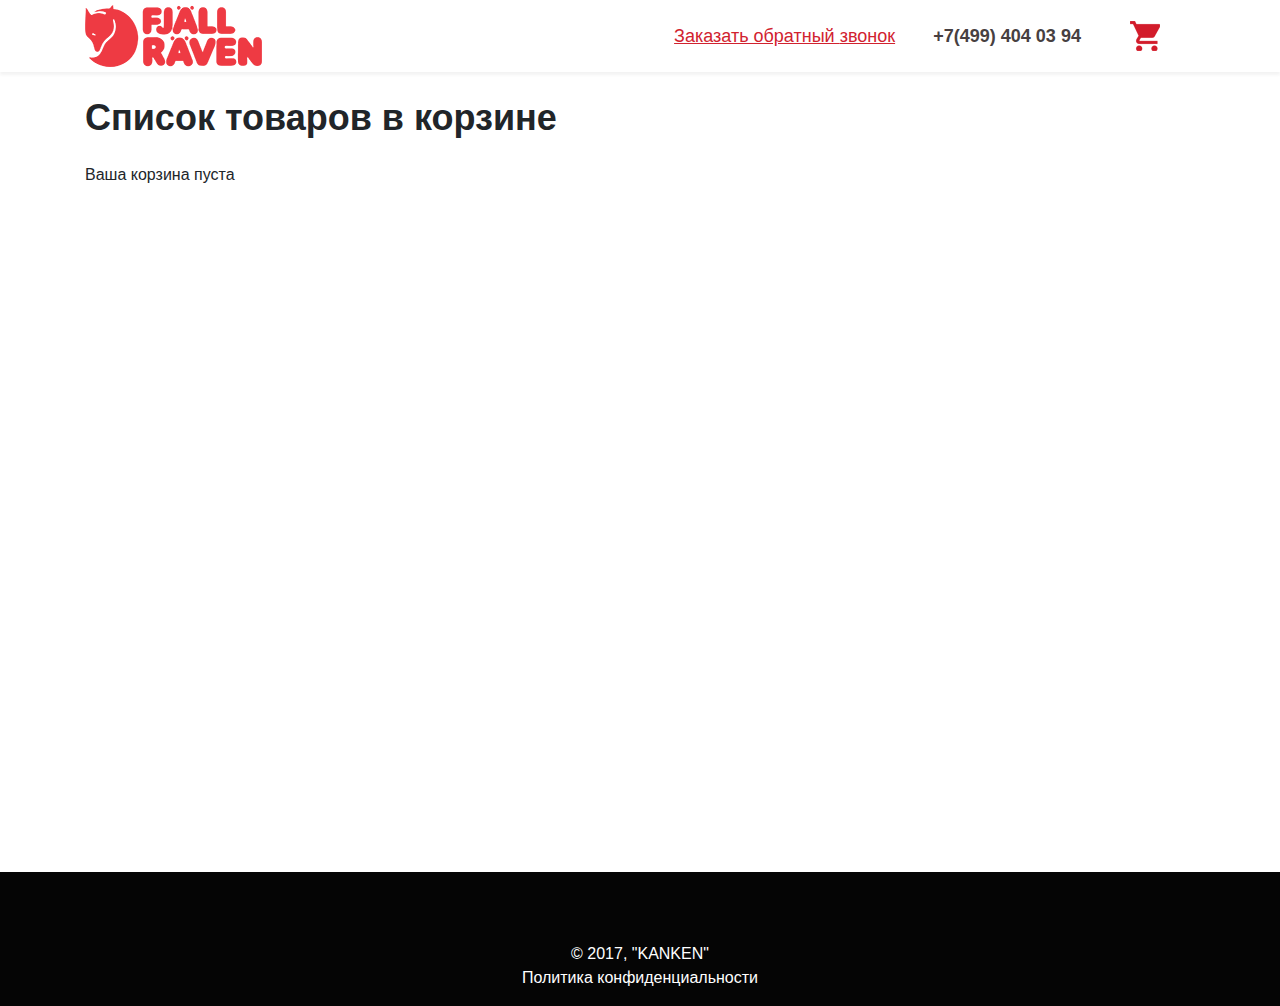
<file: cart.html>
<!DOCTYPE html>
<html lang="en">

<head>
  <meta charset="UTF-8">
  <title>new page</title>
  <meta name="description" content="">
  <meta http-equiv="X-UA-Compatible" content="IE=edge">
  <meta name="viewport" content="width=device-width, initial-scale=1, maximum-scale=1">


  <link rel="stylesheet" href="css/bootstrap.min.css">
  <link rel="stylesheet" href="css/normalize.css">
  <link rel="stylesheet" href="css/font-awesome.min.css">
  <link rel="stylesheet" href="css/jquery-ui.css">
  <link rel="stylesheet" href="css/swiper.min.css">
  <link rel="stylesheet" href="css/slick.css">
  <link rel="stylesheet" href="css/styles.css">

  <!--endbuild-->
</head>

<body>

    <div class="modal-popup">
        <div class="popup" id="call">
          <form action="send.php" method="POST">
            <div class="title">Заказ звонка</div>
            <div class="description">Менеджер перезвонит Вам в ближайшее время</div>
            <input type="text" placeholder="Ваше имя" name="name" required>
            <input type="text" placeholder="Ваш телефон" name="phone" required pattern="+[0-9]">  
            <button class="button">Заказать звонок</button>
            <div class="personal-data">
              <input type="checkbox" checked="checked">
              <label for="">Согласие на обработку персональных данных</label>
            </div>
          </form>
        </div> 
         <div class="popup" id="view">
            <form action="send.php" method="POST">
              <div class="title">Оставить отзыв</div>
              <textarea   rows="5" cols="20" name="view" required>Ваш отзыв</textarea>
              <input type="text" placeholder="Ваше имя" name="name" required>
              <input type="text" placeholder="Вы в соцсетях" name="social" required>  
              <button class="button">Оставить отзыв</button>
              <div class="personal-data">
                <input type="checkbox" checked="checked">
                <label for="">Согласие на обработку персональных данных</label>
              </div>
            </form>
          </div>
          <div class="popup" id="buy-by-one">
              <form action="send.php" method="POST">
                <div class="title">Купить в один клик</div>
                
                <input type="text" placeholder="Ваше имя" name="name" required>
                <input type="text" placeholder="Ваш телефон" name="phone" required pattern="+[0-9]">
                <input type="text" placeholder="Ваш email" name="email" required pattern="\S+@[a-z]+.[a-z]+">  
                <textarea   rows="5" cols="20" name="adress">Адресс доставки</textarea>
                <button class="button">Оставить отзыв</button>
                <div class="personal-data">
                  <input type="checkbox" checked="checked">
                  <label for="">Согласие на обработку персональных данных</label>
                </div>
              </form>
            </div>
        <div class="overlay"></div>
      </div>

  <!-- header begin -->
  <div class="hiden-mobile-nav"></div>
  <div class="mobile-container-menu"><img src="images/mMenu.png" alt=""></div>
  <header class="header">
    <div class="container">
      <div class="row">
        <div class="col-md-6 col-sm-6  col-4 d-flex">
          <h1 class="logo">
            <a href="index.html">
              <img src="images/logo.png" alt="">
            </a>
          </h1>
        </div>
        <div class="col-md-5 col-sm-6 col-8 d-flex">
          <div class="order-callback">
            <div class="callback" id="open-modal-call">
              <a href="#">Заказать обратный <span class="tablet-zvonok">звонок</span></a>
            </div>
            <div class="phone">
              <a href="tel:+74994040394">+7(499) 404 03 94</a>
            </div>
          </div>
          <div class="mMenu"><img src="images/mobile-menu.png" alt=""></div>
          
          
        </div>
        <div class="col-md-1  ">
          <div class="basket">
            <img src="images/basket.png" alt="">
            <span class="basket-counter"></span>
          </div>
        </div>
      </div>
    </div>
  </header>
  <!-- header end -->
  <!-- section-cart begin -->
  <section class="section-cart">
    <div class="container">
      <div class="row">
        <div class="col-sm-12">
          <h1 class="cart-title">Список товаров в корзине</h1>
          <form action="send.php" method="POST" id="cart-form">
          <div class="cart-wrapper">
            <div class="cart-top">
                <li></li>
              <li>Наименование</li>
              <li>Цена</li>
              <li>Количество</li>
              <li>Стоимость</li>
            </div>
         
            
            <div class="cart-bottom">
              <li>
                <div>Товаров в корзине</div>
                <div class="counter-cart">1</div>
              </li>
              <li>
                <div>Итого к оплате: </div>
                <div><span class="final-price">7800</span> руб</div>
              </li>
              <li>
                <div>Итого к оплате: </div>
                <div><span class="final-price">7800</span> руб</div>
              </li>
            </div>
            <div class="cart-delete">
              <li>
               
              </li>
              <li>
               
              </li>
              <li class="delete-li">
               <a href="#" class="delete-all"><i class="fa fa-trash-o" aria-hidden="true"></i>Удалить все</a>
              </li>
            </div>
          </div>

          <div class="form-title">Заполните форму ниже, чтобы оформить заказ</div>
    
            <div class="form-wrapper">
                <div class="input-field">
                    <label for="">Ваше имя <span>*</span></label>
                   <input type="text" name="name" required>
                  </div>
                  <div class="input-field">
                     <label for="">Ваш телефон <span>*</span></label>
                    <input type="text" name="phone" required pattern="+[0-9]">
                   </div>
                   <div class="input-field">
                       <label for="">Ваш Email <span>*</span></label>
                      <input type="text" name="email" required pattern="\S+@[a-z]+.[a-z]+">
                     </div>
                     <div class="input-field">
                         <label for="">Адрес доставки <span>*</span></label>
                        <textarea  cols="30" rows="10" name="adress" required></textarea>
                       </div>
                       <div class="input-field personal-data">
                           <label for="">Согласие на обработку персональных данных <span>*</span></label>
                          <input type="checkbox" checked="checked">
                         </div>
                         <input type="text" name="productname" class="hidden-input">

                         <button class="button order-button">Оформить заказ</button>
                      
            </div>
           
          </form>
        </div>
      </div>
    </div>
  </section>
  <!-- section-cart end -->
 
  <footer>
    <div class="copyright">© 2017, "KANKEN"
      <p>Политика конфиденциальности</p>
    </div>
  </footer>

  <div class="scrollTop"><i class="fa fa-arrow-up" aria-hidden="true"></i></div>

  <script src="js/lib/jquery-3.1.1.min.js"></script>
  <script src="js/lib/jquery-ui.min.js"></script>
  <script src="js/lib/jquery.ui.touch-punch.min.js"></script>
  <script src="js/lib/swiper.min.js"></script>
  <script src="js/lib/slick.min.js"></script>
  <!--build:js js/main.min.js -->
  <script src="js/main.js"></script>
  <!-- endbuild -->
</body>

</html>
</file>
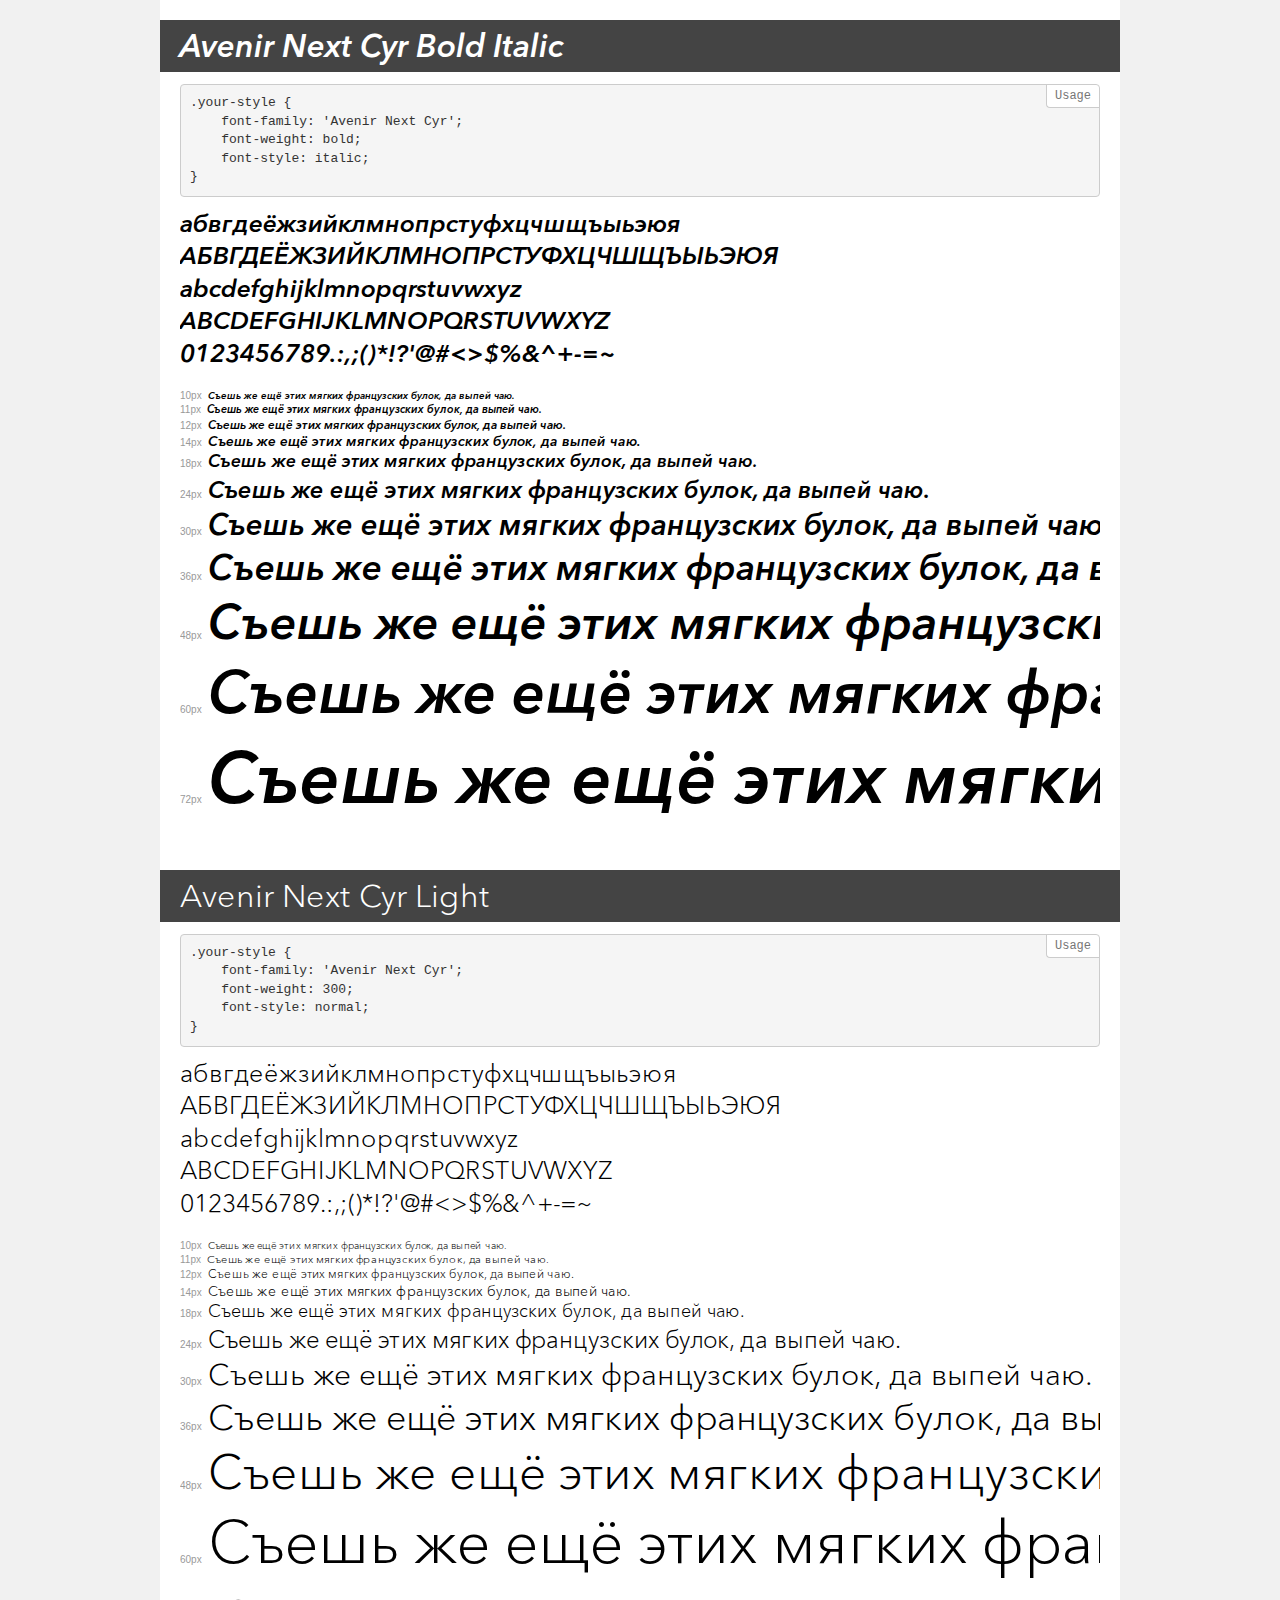
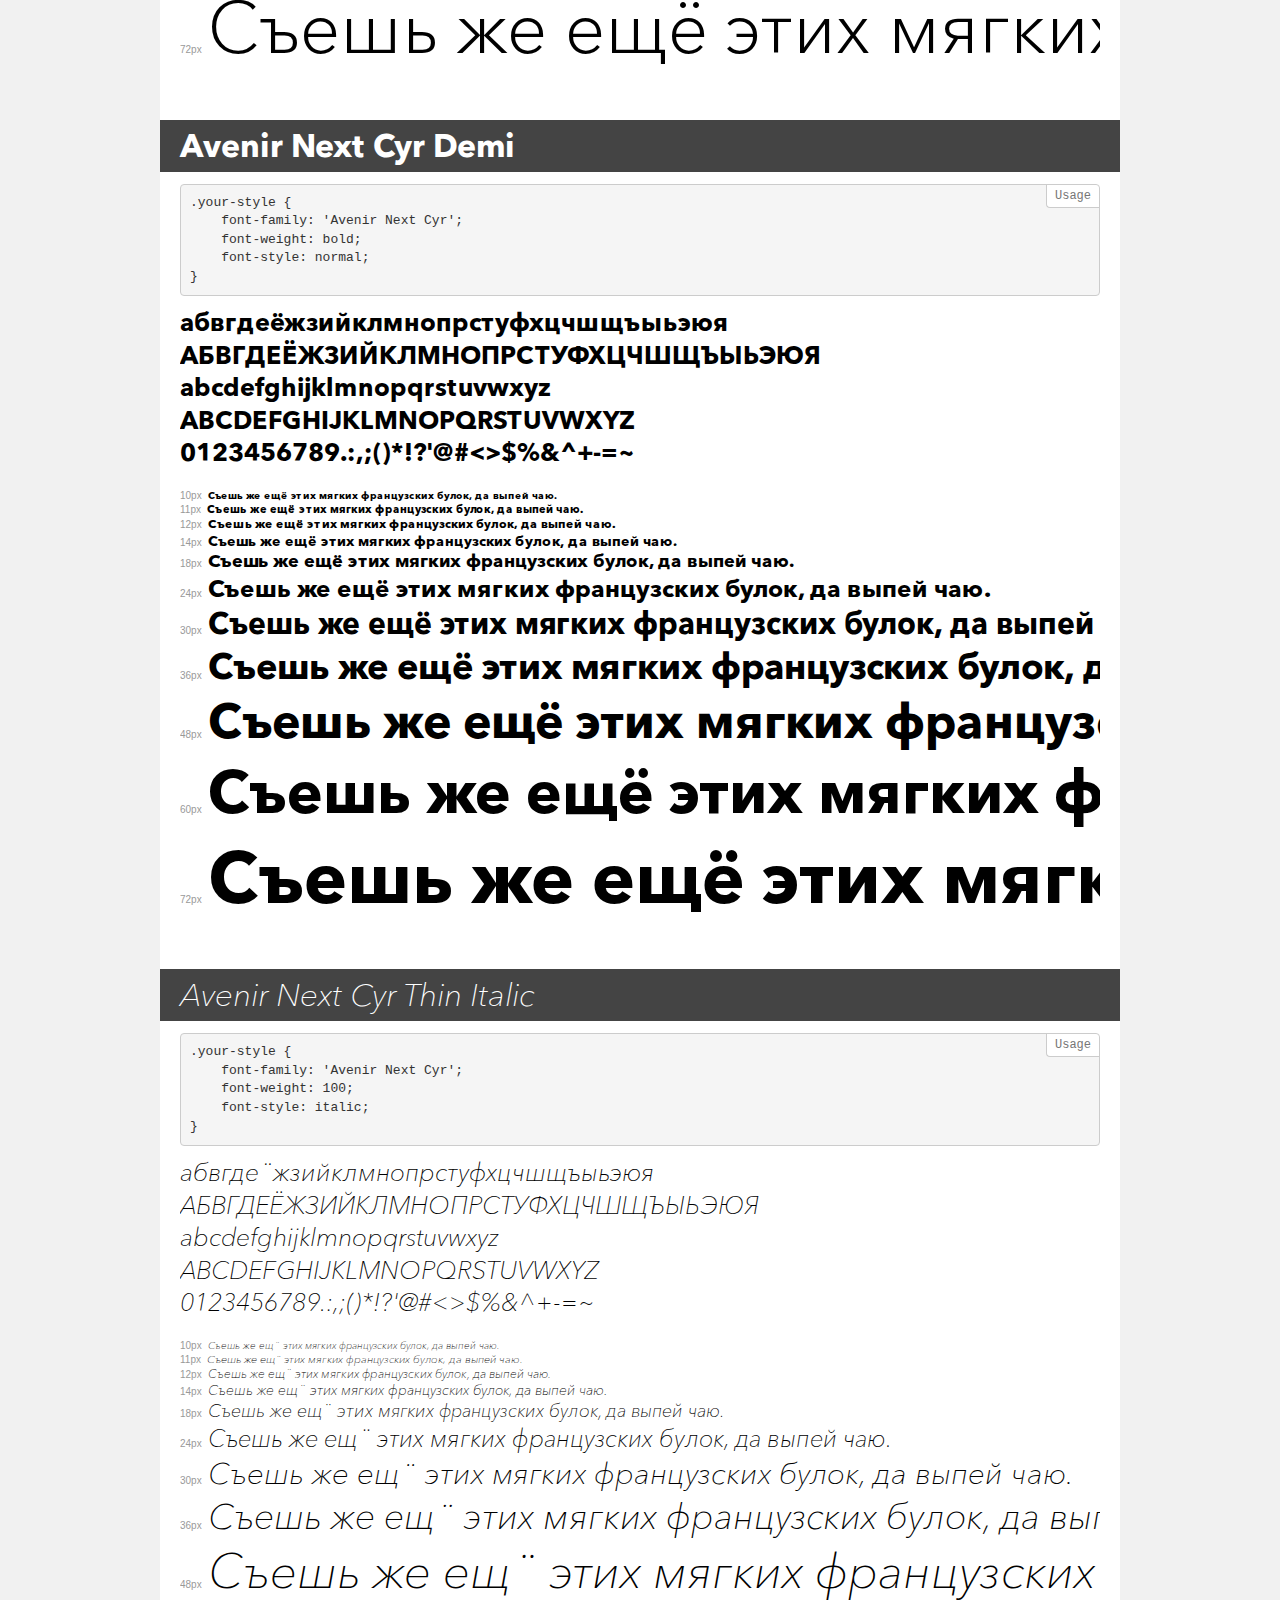
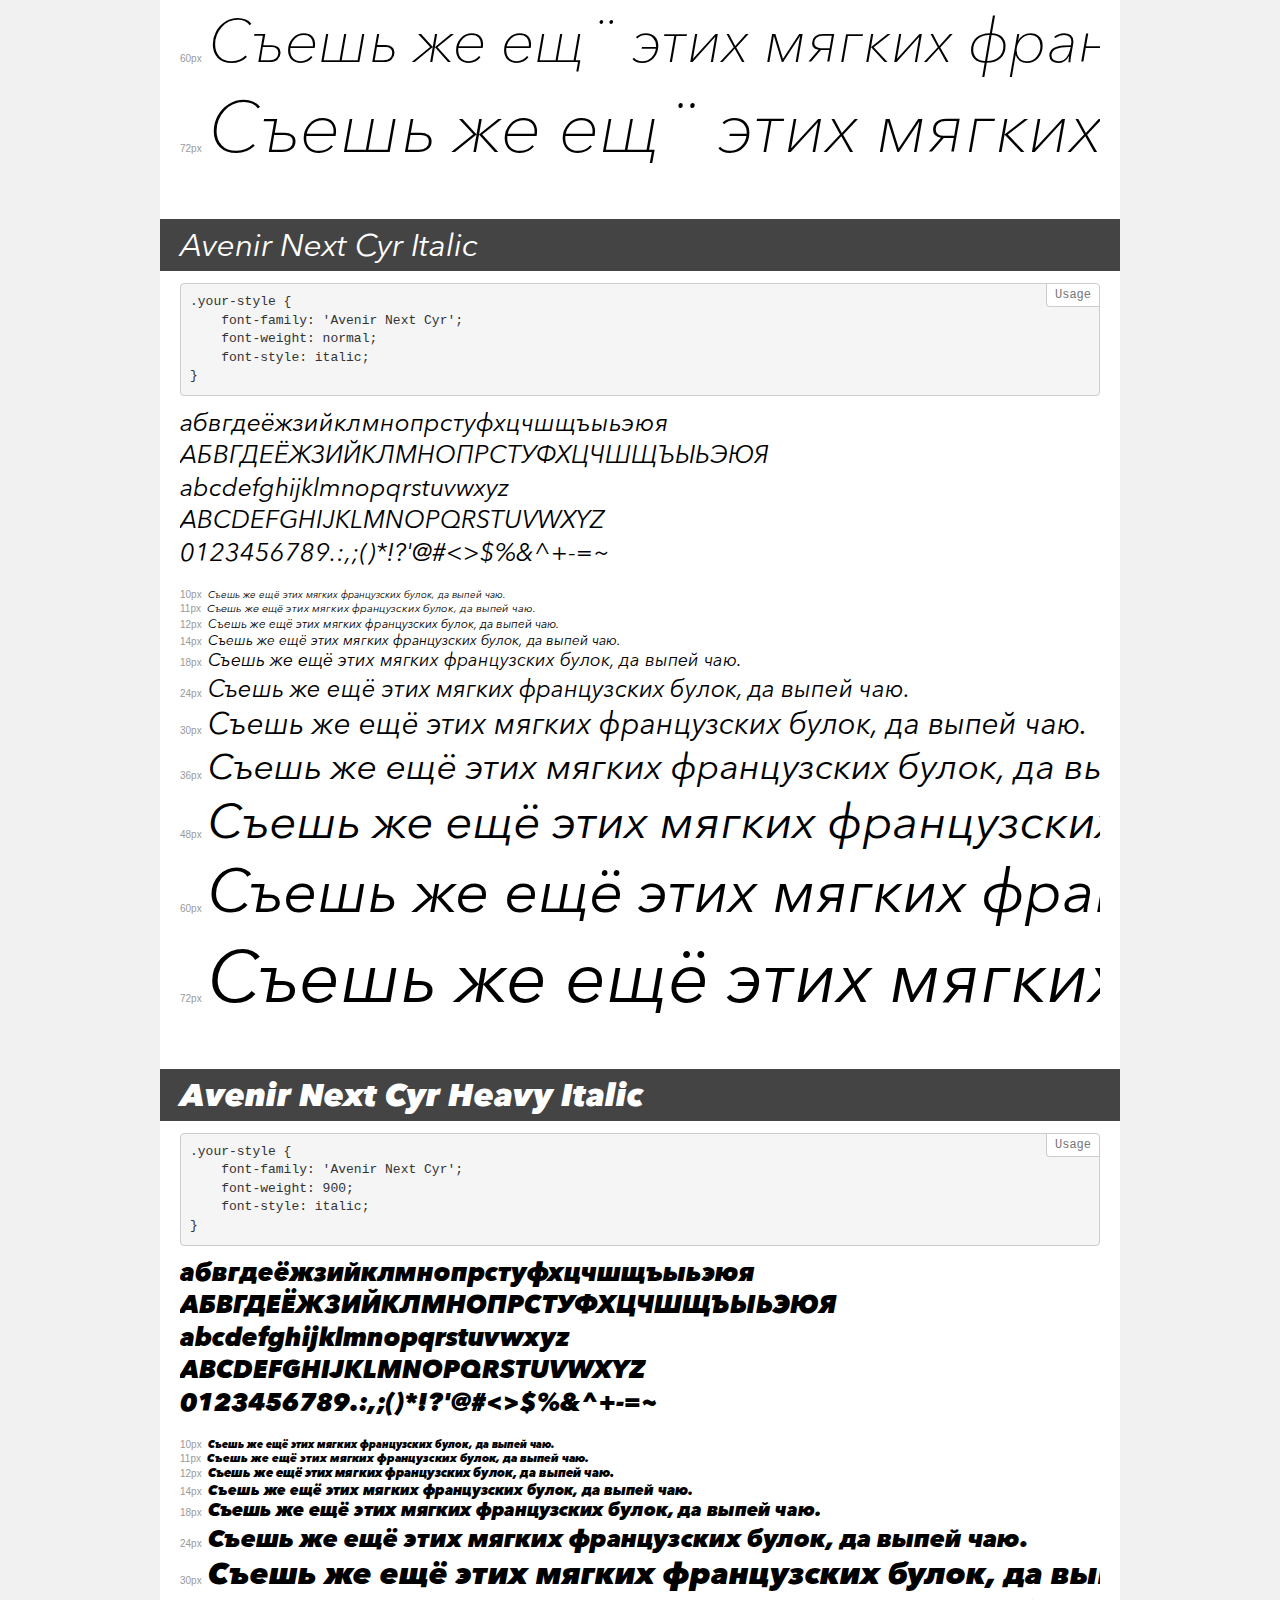
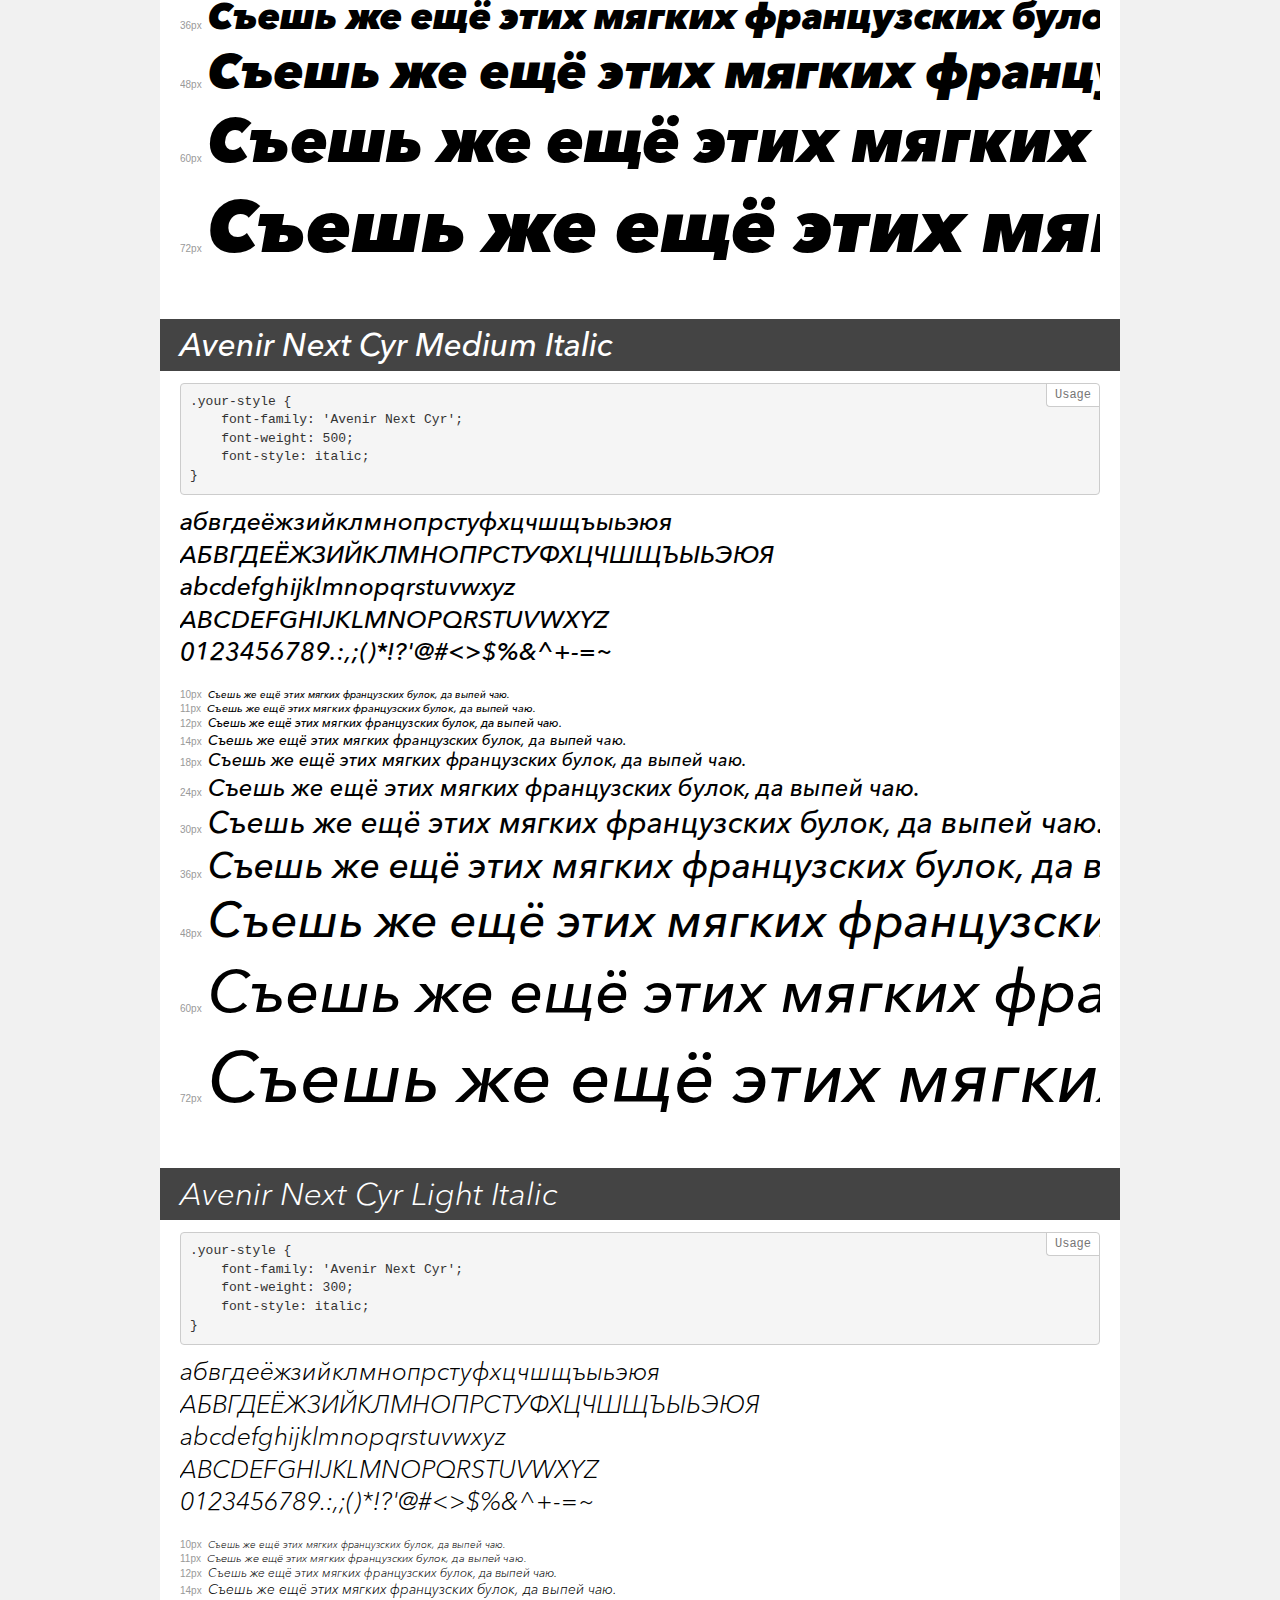
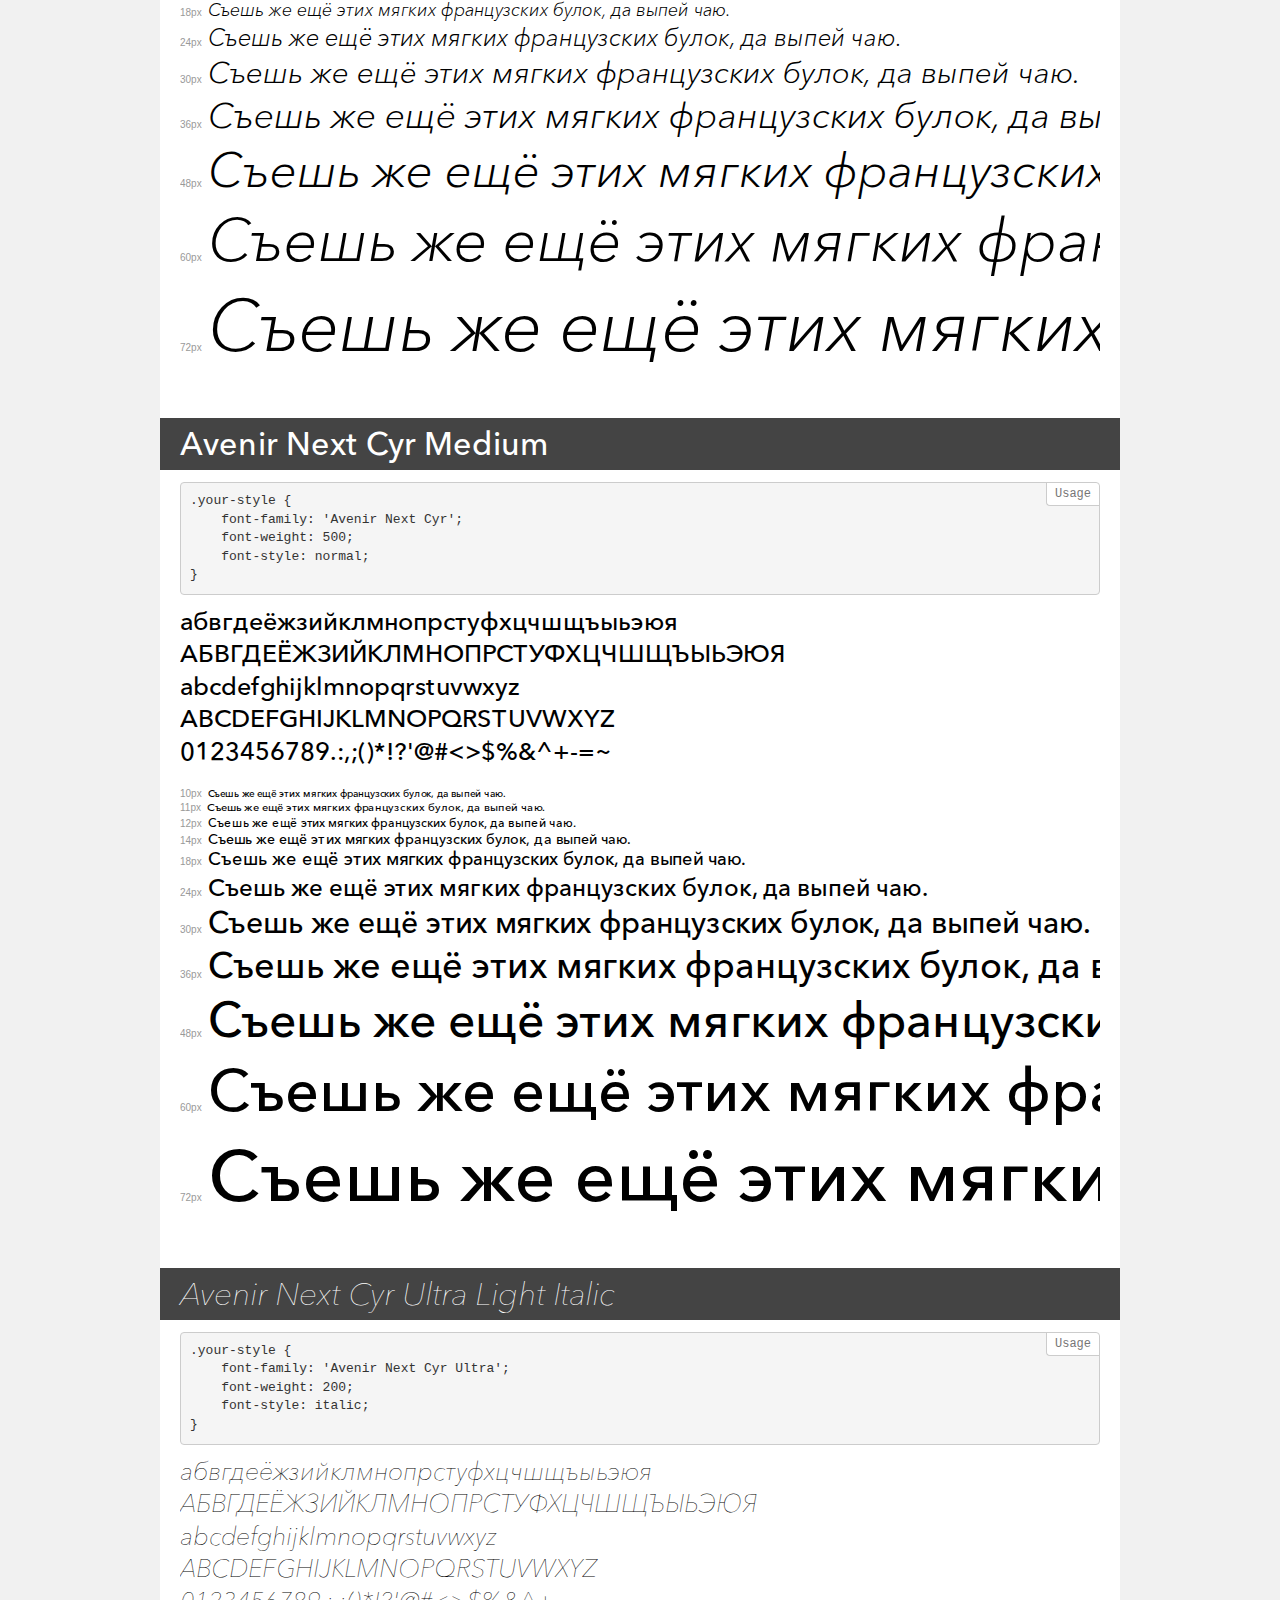
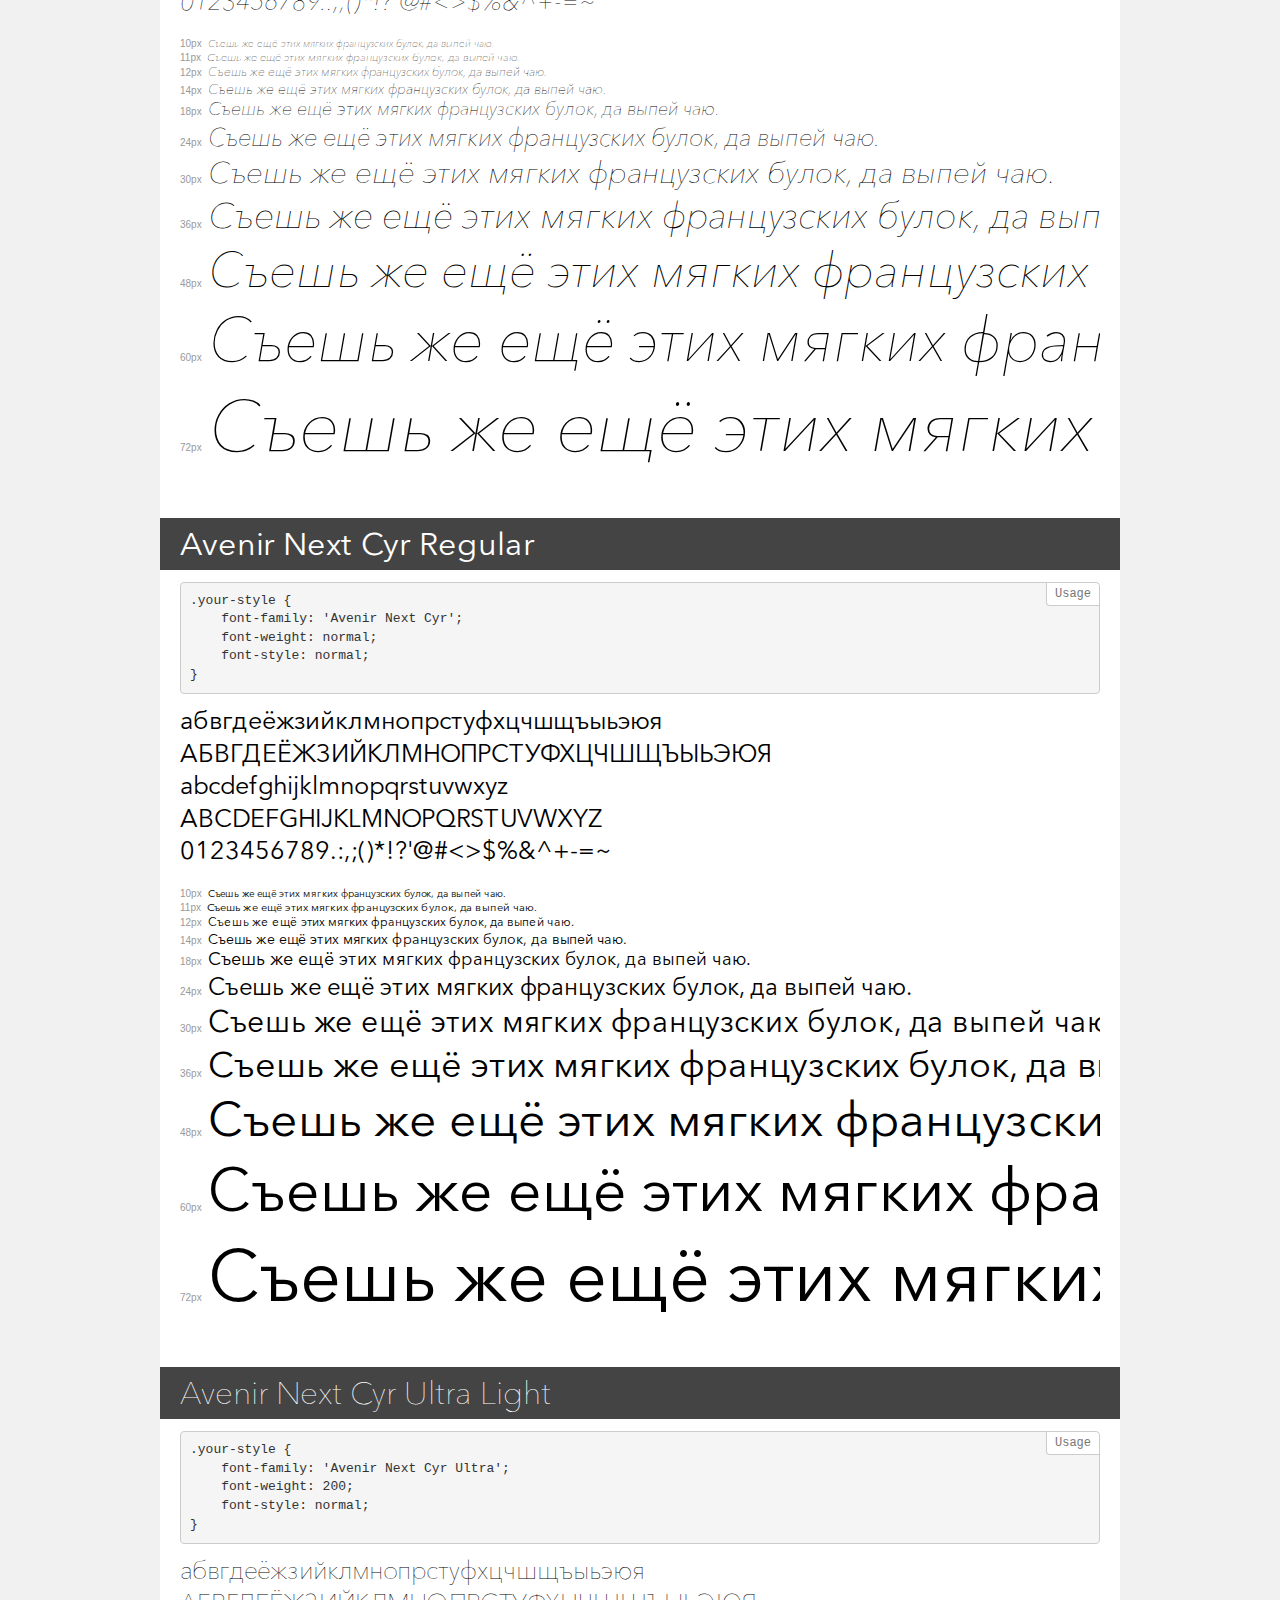
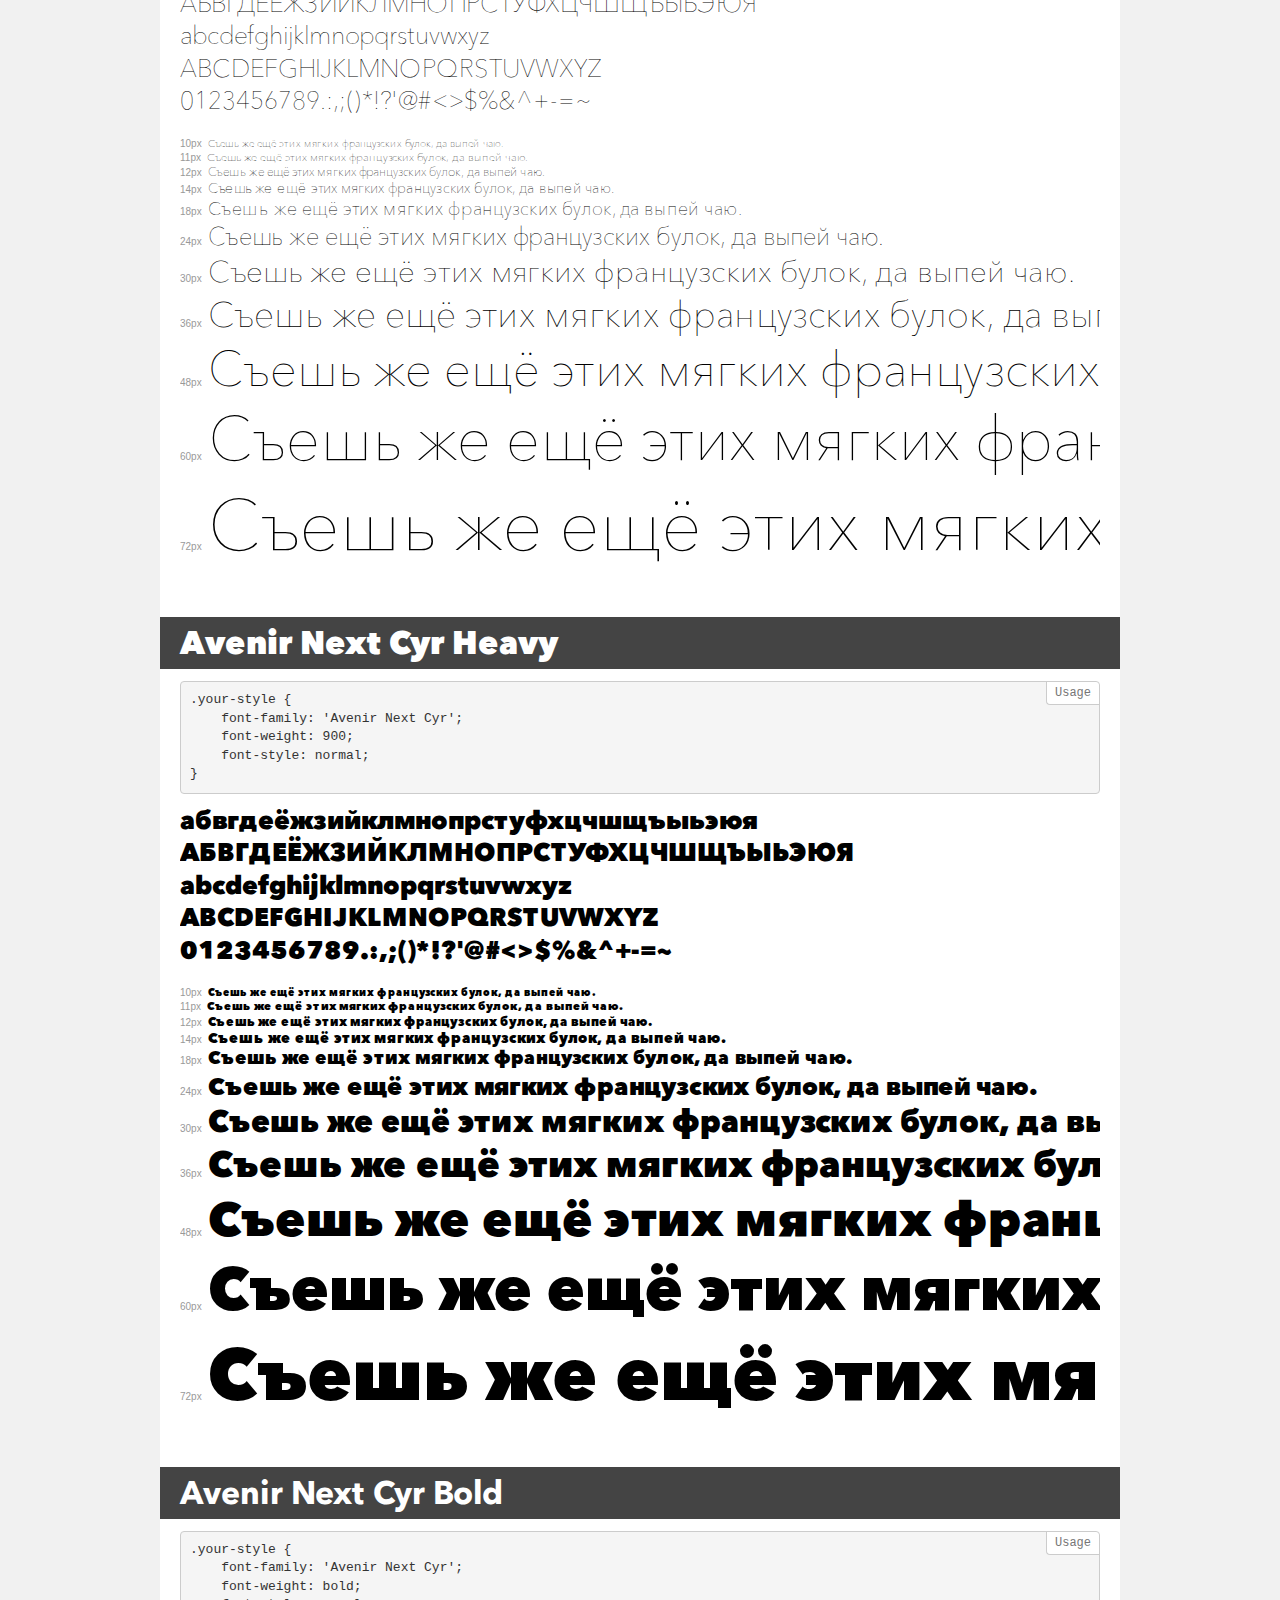
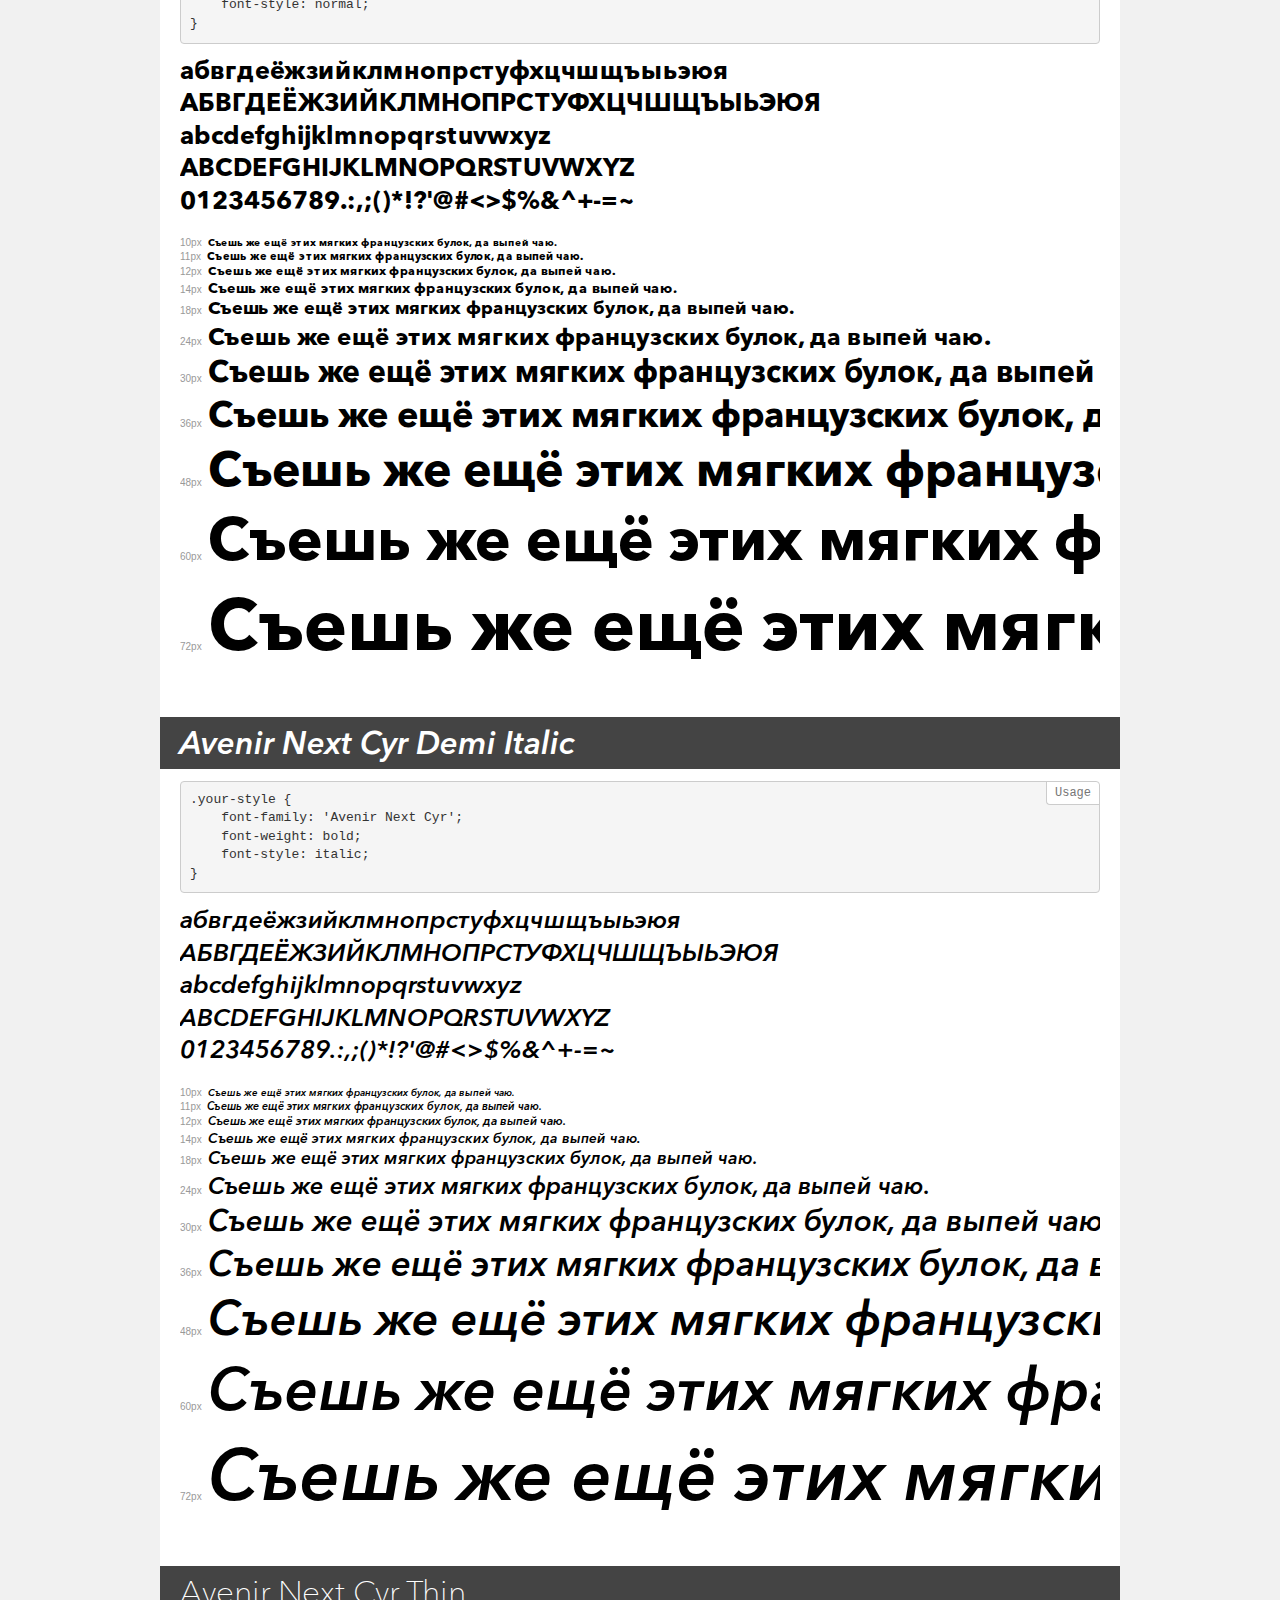
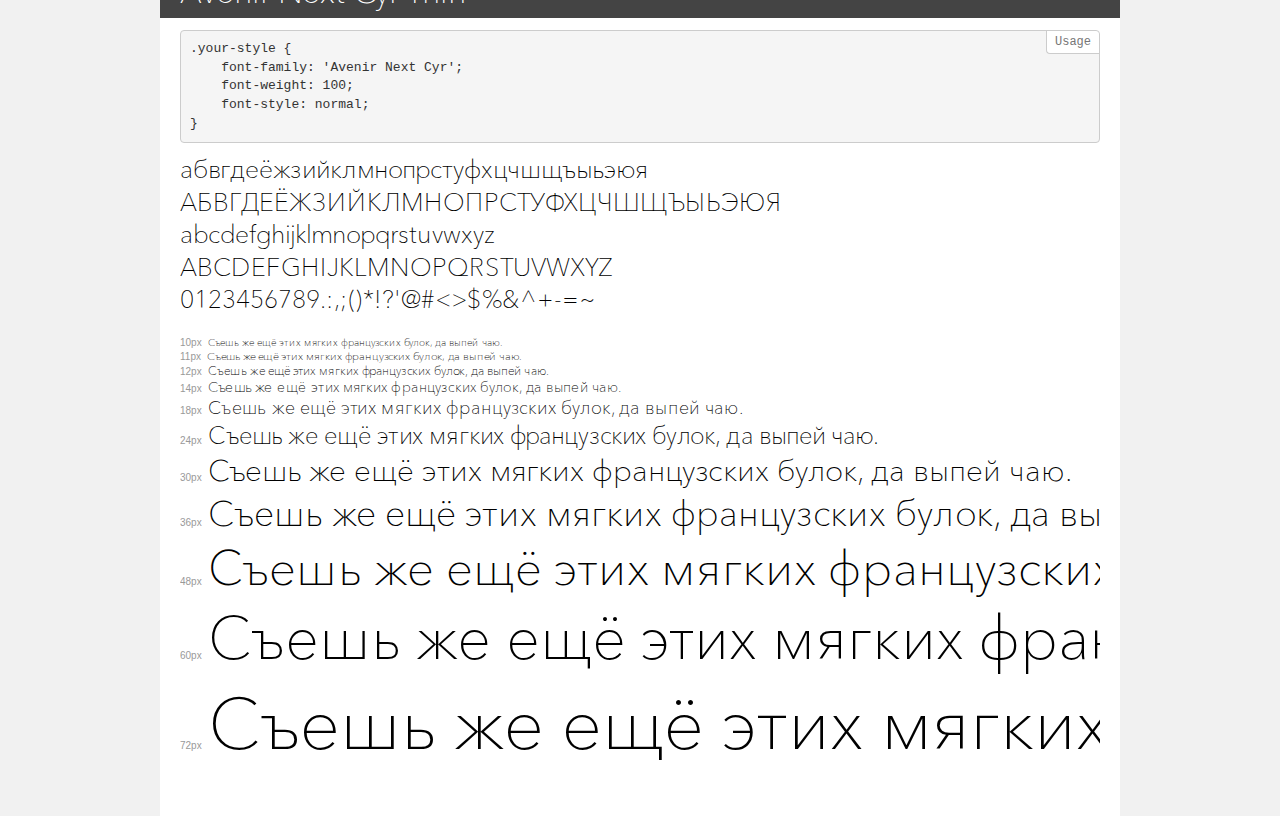
<file: fonts/demo.html>
<!DOCTYPE html>
<html>
<head>
	<meta charset="utf-8">
	<meta http-equiv="X-UA-Compatible" content="IE=edge">
	<meta name="viewport" content="width=device-width, initial-scale=1">
	<meta name="robots" content="noindex, noarchive">
	<title>Transfonter demo</title>
	<link href="stylesheet.css" rel="stylesheet">
	<style>
		/*
		http://meyerweb.com/eric/tools/css/reset/
		v2.0 | 20110126
		License: none (public domain)
		*/
		html, body, div, span, applet, object, iframe,
		h1, h2, h3, h4, h5, h6, p, blockquote, pre,
		a, abbr, acronym, address, big, cite, code,
		del, dfn, em, img, ins, kbd, q, s, samp,
		small, strike, strong, sub, sup, tt, var,
		b, u, i, center,
		dl, dt, dd, ol, ul, li,
		fieldset, form, label, legend,
		table, caption, tbody, tfoot, thead, tr, th, td,
		article, aside, canvas, details, embed,
		figure, figcaption, footer, header, hgroup,
		menu, nav, output, ruby, section, summary,
		time, mark, audio, video {
			margin: 0;
			padding: 0;
			border: 0;
			font-size: 100%;
			font: inherit;
			vertical-align: baseline;
		}
		/* HTML5 display-role reset for older browsers */
		article, aside, details, figcaption, figure,
		footer, header, hgroup, menu, nav, section {
			display: block;
		}
		body {
			line-height: 1;
		}
		ol, ul {
			list-style: none;
		}
		blockquote, q {
			quotes: none;
		}
		blockquote:before, blockquote:after,
		q:before, q:after {
			content: '';
			content: none;
		}
		table {
			border-collapse: collapse;
			border-spacing: 0;
		}
		/* common styles */
		body {
			background: #f1f1f1;
			color: #000;
		}
		.page {
			background: #fff;
			width: 920px;
			margin: 0 auto;
			padding: 20px 20px 0 20px;
			overflow: hidden;
		}
		.font-container {
			overflow-x: auto;
			overflow-y: hidden;
			margin-bottom: 40px;
			line-height: 1.3;
			white-space: nowrap;
			padding-bottom: 5px;
		}
		h1 {
			position: relative;
			background: #444;
			font-size: 32px;
			color: #fff;
			padding: 10px 20px;
			margin: 0 -20px 12px -20px;
		}
		.letters {
			font-size: 25px;
			margin-bottom: 20px;
		}
		.s10:before {
			content: '10px';
		}
		.s11:before {
			content: '11px';
		}
		.s12:before {
			content: '12px';
		}
		.s14:before {
			content: '14px';
		}
		.s18:before {
			content: '18px';
		}
		.s24:before {
			content: '24px';
		}
		.s30:before {
			content: '30px';
		}
		.s36:before {
			content: '36px';
		}
		.s48:before {
			content: '48px';
		}
		.s60:before {
			content: '60px';
		}
		.s72:before {
			content: '72px';
		}
		.s10:before, .s11:before, .s12:before, .s14:before,
		.s18:before, .s24:before, .s30:before, .s36:before,
		.s48:before, .s60:before, .s72:before {
			font-family: Arial, sans-serif;
			font-size: 10px;
			font-weight: normal;
			font-style: normal;
			color: #999;
			padding-right: 6px;
		}
		pre {
			display: block;
			position: relative;
			padding: 9px;
			margin: 0 0 10px;
			font-family: Monaco, Menlo, Consolas, "Courier New", monospace !important;
			font-size: 13px;
			line-height: 1.428571429;
			color: #333;
			font-weight: normal !important;
			font-style: normal !important;
			background-color: #f5f5f5;
			border: 1px solid #ccc;
			overflow-x: auto;
			border-radius: 4px;
		}
		pre:after {
			display: block;
			position: absolute;
			right: 0;
			top: 0;
			content: 'Usage';
			line-height: 1;
			padding: 5px 8px;
			font-size: 12px;
			color: #767676;
			background-color: #fff;
			border: 1px solid #ccc;
			border-right: none;
			border-top: none;
			border-radius: 0 4px 0 4px;
			z-index: 10;
		}
		/* responsive */
		@media (max-width: 959px) {
			.page {
				width: auto;
				margin: 0;
			}
		}
	</style>
</head>
<body>
<div class="page">
	<div class="demo" style="font-family: 'Avenir Next Cyr'; font-weight: bold; font-style: italic;">
		<h1>Avenir Next Cyr Bold Italic</h1>
		<pre>.your-style {
    font-family: 'Avenir Next Cyr';
    font-weight: bold;
    font-style: italic;
}</pre>
		<div class="font-container">
			<p class="letters">
				абвгдеёжзийклмнопрстуфхцчшщъыьэюя <br />
				АБВГДЕЁЖЗИЙКЛМНОПРСТУФХЦЧШЩЪЫЬЭЮЯ <br />
				abcdefghijklmnopqrstuvwxyz <br />
				ABCDEFGHIJKLMNOPQRSTUVWXYZ <br />				0123456789.:,;()*!?'@#<>$%&^+-=~
			</p>
			<p class="s10" style="font-size: 10px;">Съешь же ещё этих мягких французских булок, да выпей чаю.</p>
			<p class="s11" style="font-size: 11px;">Съешь же ещё этих мягких французских булок, да выпей чаю.</p>
			<p class="s12" style="font-size: 12px;">Съешь же ещё этих мягких французских булок, да выпей чаю.</p>
			<p class="s14" style="font-size: 14px;">Съешь же ещё этих мягких французских булок, да выпей чаю.</p>
			<p class="s18" style="font-size: 18px;">Съешь же ещё этих мягких французских булок, да выпей чаю.</p>
			<p class="s24" style="font-size: 24px;">Съешь же ещё этих мягких французских булок, да выпей чаю.</p>
			<p class="s30" style="font-size: 30px;">Съешь же ещё этих мягких французских булок, да выпей чаю.</p>
			<p class="s36" style="font-size: 36px;">Съешь же ещё этих мягких французских булок, да выпей чаю.</p>
			<p class="s48" style="font-size: 48px;">Съешь же ещё этих мягких французских булок, да выпей чаю.</p>
			<p class="s60" style="font-size: 60px;">Съешь же ещё этих мягких французских булок, да выпей чаю.</p>
			<p class="s72" style="font-size: 72px;">Съешь же ещё этих мягких французских булок, да выпей чаю.</p>
		</div>
	</div>
	<div class="demo" style="font-family: 'Avenir Next Cyr'; font-weight: 300; font-style: normal;">
		<h1>Avenir Next Cyr Light</h1>
		<pre>.your-style {
    font-family: 'Avenir Next Cyr';
    font-weight: 300;
    font-style: normal;
}</pre>
		<div class="font-container">
			<p class="letters">
				абвгдеёжзийклмнопрстуфхцчшщъыьэюя <br />
				АБВГДЕЁЖЗИЙКЛМНОПРСТУФХЦЧШЩЪЫЬЭЮЯ <br />
				abcdefghijklmnopqrstuvwxyz <br />
				ABCDEFGHIJKLMNOPQRSTUVWXYZ <br />				0123456789.:,;()*!?'@#<>$%&^+-=~
			</p>
			<p class="s10" style="font-size: 10px;">Съешь же ещё этих мягких французских булок, да выпей чаю.</p>
			<p class="s11" style="font-size: 11px;">Съешь же ещё этих мягких французских булок, да выпей чаю.</p>
			<p class="s12" style="font-size: 12px;">Съешь же ещё этих мягких французских булок, да выпей чаю.</p>
			<p class="s14" style="font-size: 14px;">Съешь же ещё этих мягких французских булок, да выпей чаю.</p>
			<p class="s18" style="font-size: 18px;">Съешь же ещё этих мягких французских булок, да выпей чаю.</p>
			<p class="s24" style="font-size: 24px;">Съешь же ещё этих мягких французских булок, да выпей чаю.</p>
			<p class="s30" style="font-size: 30px;">Съешь же ещё этих мягких французских булок, да выпей чаю.</p>
			<p class="s36" style="font-size: 36px;">Съешь же ещё этих мягких французских булок, да выпей чаю.</p>
			<p class="s48" style="font-size: 48px;">Съешь же ещё этих мягких французских булок, да выпей чаю.</p>
			<p class="s60" style="font-size: 60px;">Съешь же ещё этих мягких французских булок, да выпей чаю.</p>
			<p class="s72" style="font-size: 72px;">Съешь же ещё этих мягких французских булок, да выпей чаю.</p>
		</div>
	</div>
	<div class="demo" style="font-family: 'Avenir Next Cyr'; font-weight: bold; font-style: normal;">
		<h1>Avenir Next Cyr Demi</h1>
		<pre>.your-style {
    font-family: 'Avenir Next Cyr';
    font-weight: bold;
    font-style: normal;
}</pre>
		<div class="font-container">
			<p class="letters">
				абвгдеёжзийклмнопрстуфхцчшщъыьэюя <br />
				АБВГДЕЁЖЗИЙКЛМНОПРСТУФХЦЧШЩЪЫЬЭЮЯ <br />
				abcdefghijklmnopqrstuvwxyz <br />
				ABCDEFGHIJKLMNOPQRSTUVWXYZ <br />				0123456789.:,;()*!?'@#<>$%&^+-=~
			</p>
			<p class="s10" style="font-size: 10px;">Съешь же ещё этих мягких французских булок, да выпей чаю.</p>
			<p class="s11" style="font-size: 11px;">Съешь же ещё этих мягких французских булок, да выпей чаю.</p>
			<p class="s12" style="font-size: 12px;">Съешь же ещё этих мягких французских булок, да выпей чаю.</p>
			<p class="s14" style="font-size: 14px;">Съешь же ещё этих мягких французских булок, да выпей чаю.</p>
			<p class="s18" style="font-size: 18px;">Съешь же ещё этих мягких французских булок, да выпей чаю.</p>
			<p class="s24" style="font-size: 24px;">Съешь же ещё этих мягких французских булок, да выпей чаю.</p>
			<p class="s30" style="font-size: 30px;">Съешь же ещё этих мягких французских булок, да выпей чаю.</p>
			<p class="s36" style="font-size: 36px;">Съешь же ещё этих мягких французских булок, да выпей чаю.</p>
			<p class="s48" style="font-size: 48px;">Съешь же ещё этих мягких французских булок, да выпей чаю.</p>
			<p class="s60" style="font-size: 60px;">Съешь же ещё этих мягких французских булок, да выпей чаю.</p>
			<p class="s72" style="font-size: 72px;">Съешь же ещё этих мягких французских булок, да выпей чаю.</p>
		</div>
	</div>
	<div class="demo" style="font-family: 'Avenir Next Cyr'; font-weight: 100; font-style: italic;">
		<h1>Avenir Next Cyr Thin Italic</h1>
		<pre>.your-style {
    font-family: 'Avenir Next Cyr';
    font-weight: 100;
    font-style: italic;
}</pre>
		<div class="font-container">
			<p class="letters">
				абвгдеёжзийклмнопрстуфхцчшщъыьэюя <br />
				АБВГДЕЁЖЗИЙКЛМНОПРСТУФХЦЧШЩЪЫЬЭЮЯ <br />
				abcdefghijklmnopqrstuvwxyz <br />
				ABCDEFGHIJKLMNOPQRSTUVWXYZ <br />				0123456789.:,;()*!?'@#<>$%&^+-=~
			</p>
			<p class="s10" style="font-size: 10px;">Съешь же ещё этих мягких французских булок, да выпей чаю.</p>
			<p class="s11" style="font-size: 11px;">Съешь же ещё этих мягких французских булок, да выпей чаю.</p>
			<p class="s12" style="font-size: 12px;">Съешь же ещё этих мягких французских булок, да выпей чаю.</p>
			<p class="s14" style="font-size: 14px;">Съешь же ещё этих мягких французских булок, да выпей чаю.</p>
			<p class="s18" style="font-size: 18px;">Съешь же ещё этих мягких французских булок, да выпей чаю.</p>
			<p class="s24" style="font-size: 24px;">Съешь же ещё этих мягких французских булок, да выпей чаю.</p>
			<p class="s30" style="font-size: 30px;">Съешь же ещё этих мягких французских булок, да выпей чаю.</p>
			<p class="s36" style="font-size: 36px;">Съешь же ещё этих мягких французских булок, да выпей чаю.</p>
			<p class="s48" style="font-size: 48px;">Съешь же ещё этих мягких французских булок, да выпей чаю.</p>
			<p class="s60" style="font-size: 60px;">Съешь же ещё этих мягких французских булок, да выпей чаю.</p>
			<p class="s72" style="font-size: 72px;">Съешь же ещё этих мягких французских булок, да выпей чаю.</p>
		</div>
	</div>
	<div class="demo" style="font-family: 'Avenir Next Cyr'; font-weight: normal; font-style: italic;">
		<h1>Avenir Next Cyr Italic</h1>
		<pre>.your-style {
    font-family: 'Avenir Next Cyr';
    font-weight: normal;
    font-style: italic;
}</pre>
		<div class="font-container">
			<p class="letters">
				абвгдеёжзийклмнопрстуфхцчшщъыьэюя <br />
				АБВГДЕЁЖЗИЙКЛМНОПРСТУФХЦЧШЩЪЫЬЭЮЯ <br />
				abcdefghijklmnopqrstuvwxyz <br />
				ABCDEFGHIJKLMNOPQRSTUVWXYZ <br />				0123456789.:,;()*!?'@#<>$%&^+-=~
			</p>
			<p class="s10" style="font-size: 10px;">Съешь же ещё этих мягких французских булок, да выпей чаю.</p>
			<p class="s11" style="font-size: 11px;">Съешь же ещё этих мягких французских булок, да выпей чаю.</p>
			<p class="s12" style="font-size: 12px;">Съешь же ещё этих мягких французских булок, да выпей чаю.</p>
			<p class="s14" style="font-size: 14px;">Съешь же ещё этих мягких французских булок, да выпей чаю.</p>
			<p class="s18" style="font-size: 18px;">Съешь же ещё этих мягких французских булок, да выпей чаю.</p>
			<p class="s24" style="font-size: 24px;">Съешь же ещё этих мягких французских булок, да выпей чаю.</p>
			<p class="s30" style="font-size: 30px;">Съешь же ещё этих мягких французских булок, да выпей чаю.</p>
			<p class="s36" style="font-size: 36px;">Съешь же ещё этих мягких французских булок, да выпей чаю.</p>
			<p class="s48" style="font-size: 48px;">Съешь же ещё этих мягких французских булок, да выпей чаю.</p>
			<p class="s60" style="font-size: 60px;">Съешь же ещё этих мягких французских булок, да выпей чаю.</p>
			<p class="s72" style="font-size: 72px;">Съешь же ещё этих мягких французских булок, да выпей чаю.</p>
		</div>
	</div>
	<div class="demo" style="font-family: 'Avenir Next Cyr'; font-weight: 900; font-style: italic;">
		<h1>Avenir Next Cyr Heavy Italic</h1>
		<pre>.your-style {
    font-family: 'Avenir Next Cyr';
    font-weight: 900;
    font-style: italic;
}</pre>
		<div class="font-container">
			<p class="letters">
				абвгдеёжзийклмнопрстуфхцчшщъыьэюя <br />
				АБВГДЕЁЖЗИЙКЛМНОПРСТУФХЦЧШЩЪЫЬЭЮЯ <br />
				abcdefghijklmnopqrstuvwxyz <br />
				ABCDEFGHIJKLMNOPQRSTUVWXYZ <br />				0123456789.:,;()*!?'@#<>$%&^+-=~
			</p>
			<p class="s10" style="font-size: 10px;">Съешь же ещё этих мягких французских булок, да выпей чаю.</p>
			<p class="s11" style="font-size: 11px;">Съешь же ещё этих мягких французских булок, да выпей чаю.</p>
			<p class="s12" style="font-size: 12px;">Съешь же ещё этих мягких французских булок, да выпей чаю.</p>
			<p class="s14" style="font-size: 14px;">Съешь же ещё этих мягких французских булок, да выпей чаю.</p>
			<p class="s18" style="font-size: 18px;">Съешь же ещё этих мягких французских булок, да выпей чаю.</p>
			<p class="s24" style="font-size: 24px;">Съешь же ещё этих мягких французских булок, да выпей чаю.</p>
			<p class="s30" style="font-size: 30px;">Съешь же ещё этих мягких французских булок, да выпей чаю.</p>
			<p class="s36" style="font-size: 36px;">Съешь же ещё этих мягких французских булок, да выпей чаю.</p>
			<p class="s48" style="font-size: 48px;">Съешь же ещё этих мягких французских булок, да выпей чаю.</p>
			<p class="s60" style="font-size: 60px;">Съешь же ещё этих мягких французских булок, да выпей чаю.</p>
			<p class="s72" style="font-size: 72px;">Съешь же ещё этих мягких французских булок, да выпей чаю.</p>
		</div>
	</div>
	<div class="demo" style="font-family: 'Avenir Next Cyr'; font-weight: 500; font-style: italic;">
		<h1>Avenir Next Cyr Medium Italic</h1>
		<pre>.your-style {
    font-family: 'Avenir Next Cyr';
    font-weight: 500;
    font-style: italic;
}</pre>
		<div class="font-container">
			<p class="letters">
				абвгдеёжзийклмнопрстуфхцчшщъыьэюя <br />
				АБВГДЕЁЖЗИЙКЛМНОПРСТУФХЦЧШЩЪЫЬЭЮЯ <br />
				abcdefghijklmnopqrstuvwxyz <br />
				ABCDEFGHIJKLMNOPQRSTUVWXYZ <br />				0123456789.:,;()*!?'@#<>$%&^+-=~
			</p>
			<p class="s10" style="font-size: 10px;">Съешь же ещё этих мягких французских булок, да выпей чаю.</p>
			<p class="s11" style="font-size: 11px;">Съешь же ещё этих мягких французских булок, да выпей чаю.</p>
			<p class="s12" style="font-size: 12px;">Съешь же ещё этих мягких французских булок, да выпей чаю.</p>
			<p class="s14" style="font-size: 14px;">Съешь же ещё этих мягких французских булок, да выпей чаю.</p>
			<p class="s18" style="font-size: 18px;">Съешь же ещё этих мягких французских булок, да выпей чаю.</p>
			<p class="s24" style="font-size: 24px;">Съешь же ещё этих мягких французских булок, да выпей чаю.</p>
			<p class="s30" style="font-size: 30px;">Съешь же ещё этих мягких французских булок, да выпей чаю.</p>
			<p class="s36" style="font-size: 36px;">Съешь же ещё этих мягких французских булок, да выпей чаю.</p>
			<p class="s48" style="font-size: 48px;">Съешь же ещё этих мягких французских булок, да выпей чаю.</p>
			<p class="s60" style="font-size: 60px;">Съешь же ещё этих мягких французских булок, да выпей чаю.</p>
			<p class="s72" style="font-size: 72px;">Съешь же ещё этих мягких французских булок, да выпей чаю.</p>
		</div>
	</div>
	<div class="demo" style="font-family: 'Avenir Next Cyr'; font-weight: 300; font-style: italic;">
		<h1>Avenir Next Cyr Light Italic</h1>
		<pre>.your-style {
    font-family: 'Avenir Next Cyr';
    font-weight: 300;
    font-style: italic;
}</pre>
		<div class="font-container">
			<p class="letters">
				абвгдеёжзийклмнопрстуфхцчшщъыьэюя <br />
				АБВГДЕЁЖЗИЙКЛМНОПРСТУФХЦЧШЩЪЫЬЭЮЯ <br />
				abcdefghijklmnopqrstuvwxyz <br />
				ABCDEFGHIJKLMNOPQRSTUVWXYZ <br />				0123456789.:,;()*!?'@#<>$%&^+-=~
			</p>
			<p class="s10" style="font-size: 10px;">Съешь же ещё этих мягких французских булок, да выпей чаю.</p>
			<p class="s11" style="font-size: 11px;">Съешь же ещё этих мягких французских булок, да выпей чаю.</p>
			<p class="s12" style="font-size: 12px;">Съешь же ещё этих мягких французских булок, да выпей чаю.</p>
			<p class="s14" style="font-size: 14px;">Съешь же ещё этих мягких французских булок, да выпей чаю.</p>
			<p class="s18" style="font-size: 18px;">Съешь же ещё этих мягких французских булок, да выпей чаю.</p>
			<p class="s24" style="font-size: 24px;">Съешь же ещё этих мягких французских булок, да выпей чаю.</p>
			<p class="s30" style="font-size: 30px;">Съешь же ещё этих мягких французских булок, да выпей чаю.</p>
			<p class="s36" style="font-size: 36px;">Съешь же ещё этих мягких французских булок, да выпей чаю.</p>
			<p class="s48" style="font-size: 48px;">Съешь же ещё этих мягких французских булок, да выпей чаю.</p>
			<p class="s60" style="font-size: 60px;">Съешь же ещё этих мягких французских булок, да выпей чаю.</p>
			<p class="s72" style="font-size: 72px;">Съешь же ещё этих мягких французских булок, да выпей чаю.</p>
		</div>
	</div>
	<div class="demo" style="font-family: 'Avenir Next Cyr'; font-weight: 500; font-style: normal;">
		<h1>Avenir Next Cyr Medium</h1>
		<pre>.your-style {
    font-family: 'Avenir Next Cyr';
    font-weight: 500;
    font-style: normal;
}</pre>
		<div class="font-container">
			<p class="letters">
				абвгдеёжзийклмнопрстуфхцчшщъыьэюя <br />
				АБВГДЕЁЖЗИЙКЛМНОПРСТУФХЦЧШЩЪЫЬЭЮЯ <br />
				abcdefghijklmnopqrstuvwxyz <br />
				ABCDEFGHIJKLMNOPQRSTUVWXYZ <br />				0123456789.:,;()*!?'@#<>$%&^+-=~
			</p>
			<p class="s10" style="font-size: 10px;">Съешь же ещё этих мягких французских булок, да выпей чаю.</p>
			<p class="s11" style="font-size: 11px;">Съешь же ещё этих мягких французских булок, да выпей чаю.</p>
			<p class="s12" style="font-size: 12px;">Съешь же ещё этих мягких французских булок, да выпей чаю.</p>
			<p class="s14" style="font-size: 14px;">Съешь же ещё этих мягких французских булок, да выпей чаю.</p>
			<p class="s18" style="font-size: 18px;">Съешь же ещё этих мягких французских булок, да выпей чаю.</p>
			<p class="s24" style="font-size: 24px;">Съешь же ещё этих мягких французских булок, да выпей чаю.</p>
			<p class="s30" style="font-size: 30px;">Съешь же ещё этих мягких французских булок, да выпей чаю.</p>
			<p class="s36" style="font-size: 36px;">Съешь же ещё этих мягких французских булок, да выпей чаю.</p>
			<p class="s48" style="font-size: 48px;">Съешь же ещё этих мягких французских булок, да выпей чаю.</p>
			<p class="s60" style="font-size: 60px;">Съешь же ещё этих мягких французских булок, да выпей чаю.</p>
			<p class="s72" style="font-size: 72px;">Съешь же ещё этих мягких французских булок, да выпей чаю.</p>
		</div>
	</div>
	<div class="demo" style="font-family: 'Avenir Next Cyr Ultra'; font-weight: 200; font-style: italic;">
		<h1>Avenir Next Cyr Ultra Light Italic</h1>
		<pre>.your-style {
    font-family: 'Avenir Next Cyr Ultra';
    font-weight: 200;
    font-style: italic;
}</pre>
		<div class="font-container">
			<p class="letters">
				абвгдеёжзийклмнопрстуфхцчшщъыьэюя <br />
				АБВГДЕЁЖЗИЙКЛМНОПРСТУФХЦЧШЩЪЫЬЭЮЯ <br />
				abcdefghijklmnopqrstuvwxyz <br />
				ABCDEFGHIJKLMNOPQRSTUVWXYZ <br />				0123456789.:,;()*!?'@#<>$%&^+-=~
			</p>
			<p class="s10" style="font-size: 10px;">Съешь же ещё этих мягких французских булок, да выпей чаю.</p>
			<p class="s11" style="font-size: 11px;">Съешь же ещё этих мягких французских булок, да выпей чаю.</p>
			<p class="s12" style="font-size: 12px;">Съешь же ещё этих мягких французских булок, да выпей чаю.</p>
			<p class="s14" style="font-size: 14px;">Съешь же ещё этих мягких французских булок, да выпей чаю.</p>
			<p class="s18" style="font-size: 18px;">Съешь же ещё этих мягких французских булок, да выпей чаю.</p>
			<p class="s24" style="font-size: 24px;">Съешь же ещё этих мягких французских булок, да выпей чаю.</p>
			<p class="s30" style="font-size: 30px;">Съешь же ещё этих мягких французских булок, да выпей чаю.</p>
			<p class="s36" style="font-size: 36px;">Съешь же ещё этих мягких французских булок, да выпей чаю.</p>
			<p class="s48" style="font-size: 48px;">Съешь же ещё этих мягких французских булок, да выпей чаю.</p>
			<p class="s60" style="font-size: 60px;">Съешь же ещё этих мягких французских булок, да выпей чаю.</p>
			<p class="s72" style="font-size: 72px;">Съешь же ещё этих мягких французских булок, да выпей чаю.</p>
		</div>
	</div>
	<div class="demo" style="font-family: 'Avenir Next Cyr'; font-weight: normal; font-style: normal;">
		<h1>Avenir Next Cyr Regular</h1>
		<pre>.your-style {
    font-family: 'Avenir Next Cyr';
    font-weight: normal;
    font-style: normal;
}</pre>
		<div class="font-container">
			<p class="letters">
				абвгдеёжзийклмнопрстуфхцчшщъыьэюя <br />
				АБВГДЕЁЖЗИЙКЛМНОПРСТУФХЦЧШЩЪЫЬЭЮЯ <br />
				abcdefghijklmnopqrstuvwxyz <br />
				ABCDEFGHIJKLMNOPQRSTUVWXYZ <br />				0123456789.:,;()*!?'@#<>$%&^+-=~
			</p>
			<p class="s10" style="font-size: 10px;">Съешь же ещё этих мягких французских булок, да выпей чаю.</p>
			<p class="s11" style="font-size: 11px;">Съешь же ещё этих мягких французских булок, да выпей чаю.</p>
			<p class="s12" style="font-size: 12px;">Съешь же ещё этих мягких французских булок, да выпей чаю.</p>
			<p class="s14" style="font-size: 14px;">Съешь же ещё этих мягких французских булок, да выпей чаю.</p>
			<p class="s18" style="font-size: 18px;">Съешь же ещё этих мягких французских булок, да выпей чаю.</p>
			<p class="s24" style="font-size: 24px;">Съешь же ещё этих мягких французских булок, да выпей чаю.</p>
			<p class="s30" style="font-size: 30px;">Съешь же ещё этих мягких французских булок, да выпей чаю.</p>
			<p class="s36" style="font-size: 36px;">Съешь же ещё этих мягких французских булок, да выпей чаю.</p>
			<p class="s48" style="font-size: 48px;">Съешь же ещё этих мягких французских булок, да выпей чаю.</p>
			<p class="s60" style="font-size: 60px;">Съешь же ещё этих мягких французских булок, да выпей чаю.</p>
			<p class="s72" style="font-size: 72px;">Съешь же ещё этих мягких французских булок, да выпей чаю.</p>
		</div>
	</div>
	<div class="demo" style="font-family: 'Avenir Next Cyr Ultra'; font-weight: 200; font-style: normal;">
		<h1>Avenir Next Cyr Ultra Light</h1>
		<pre>.your-style {
    font-family: 'Avenir Next Cyr Ultra';
    font-weight: 200;
    font-style: normal;
}</pre>
		<div class="font-container">
			<p class="letters">
				абвгдеёжзийклмнопрстуфхцчшщъыьэюя <br />
				АБВГДЕЁЖЗИЙКЛМНОПРСТУФХЦЧШЩЪЫЬЭЮЯ <br />
				abcdefghijklmnopqrstuvwxyz <br />
				ABCDEFGHIJKLMNOPQRSTUVWXYZ <br />				0123456789.:,;()*!?'@#<>$%&^+-=~
			</p>
			<p class="s10" style="font-size: 10px;">Съешь же ещё этих мягких французских булок, да выпей чаю.</p>
			<p class="s11" style="font-size: 11px;">Съешь же ещё этих мягких французских булок, да выпей чаю.</p>
			<p class="s12" style="font-size: 12px;">Съешь же ещё этих мягких французских булок, да выпей чаю.</p>
			<p class="s14" style="font-size: 14px;">Съешь же ещё этих мягких французских булок, да выпей чаю.</p>
			<p class="s18" style="font-size: 18px;">Съешь же ещё этих мягких французских булок, да выпей чаю.</p>
			<p class="s24" style="font-size: 24px;">Съешь же ещё этих мягких французских булок, да выпей чаю.</p>
			<p class="s30" style="font-size: 30px;">Съешь же ещё этих мягких французских булок, да выпей чаю.</p>
			<p class="s36" style="font-size: 36px;">Съешь же ещё этих мягких французских булок, да выпей чаю.</p>
			<p class="s48" style="font-size: 48px;">Съешь же ещё этих мягких французских булок, да выпей чаю.</p>
			<p class="s60" style="font-size: 60px;">Съешь же ещё этих мягких французских булок, да выпей чаю.</p>
			<p class="s72" style="font-size: 72px;">Съешь же ещё этих мягких французских булок, да выпей чаю.</p>
		</div>
	</div>
	<div class="demo" style="font-family: 'Avenir Next Cyr'; font-weight: 900; font-style: normal;">
		<h1>Avenir Next Cyr Heavy</h1>
		<pre>.your-style {
    font-family: 'Avenir Next Cyr';
    font-weight: 900;
    font-style: normal;
}</pre>
		<div class="font-container">
			<p class="letters">
				абвгдеёжзийклмнопрстуфхцчшщъыьэюя <br />
				АБВГДЕЁЖЗИЙКЛМНОПРСТУФХЦЧШЩЪЫЬЭЮЯ <br />
				abcdefghijklmnopqrstuvwxyz <br />
				ABCDEFGHIJKLMNOPQRSTUVWXYZ <br />				0123456789.:,;()*!?'@#<>$%&^+-=~
			</p>
			<p class="s10" style="font-size: 10px;">Съешь же ещё этих мягких французских булок, да выпей чаю.</p>
			<p class="s11" style="font-size: 11px;">Съешь же ещё этих мягких французских булок, да выпей чаю.</p>
			<p class="s12" style="font-size: 12px;">Съешь же ещё этих мягких французских булок, да выпей чаю.</p>
			<p class="s14" style="font-size: 14px;">Съешь же ещё этих мягких французских булок, да выпей чаю.</p>
			<p class="s18" style="font-size: 18px;">Съешь же ещё этих мягких французских булок, да выпей чаю.</p>
			<p class="s24" style="font-size: 24px;">Съешь же ещё этих мягких французских булок, да выпей чаю.</p>
			<p class="s30" style="font-size: 30px;">Съешь же ещё этих мягких французских булок, да выпей чаю.</p>
			<p class="s36" style="font-size: 36px;">Съешь же ещё этих мягких французских булок, да выпей чаю.</p>
			<p class="s48" style="font-size: 48px;">Съешь же ещё этих мягких французских булок, да выпей чаю.</p>
			<p class="s60" style="font-size: 60px;">Съешь же ещё этих мягких французских булок, да выпей чаю.</p>
			<p class="s72" style="font-size: 72px;">Съешь же ещё этих мягких французских булок, да выпей чаю.</p>
		</div>
	</div>
	<div class="demo" style="font-family: 'Avenir Next Cyr'; font-weight: bold; font-style: normal;">
		<h1>Avenir Next Cyr Bold</h1>
		<pre>.your-style {
    font-family: 'Avenir Next Cyr';
    font-weight: bold;
    font-style: normal;
}</pre>
		<div class="font-container">
			<p class="letters">
				абвгдеёжзийклмнопрстуфхцчшщъыьэюя <br />
				АБВГДЕЁЖЗИЙКЛМНОПРСТУФХЦЧШЩЪЫЬЭЮЯ <br />
				abcdefghijklmnopqrstuvwxyz <br />
				ABCDEFGHIJKLMNOPQRSTUVWXYZ <br />				0123456789.:,;()*!?'@#<>$%&^+-=~
			</p>
			<p class="s10" style="font-size: 10px;">Съешь же ещё этих мягких французских булок, да выпей чаю.</p>
			<p class="s11" style="font-size: 11px;">Съешь же ещё этих мягких французских булок, да выпей чаю.</p>
			<p class="s12" style="font-size: 12px;">Съешь же ещё этих мягких французских булок, да выпей чаю.</p>
			<p class="s14" style="font-size: 14px;">Съешь же ещё этих мягких французских булок, да выпей чаю.</p>
			<p class="s18" style="font-size: 18px;">Съешь же ещё этих мягких французских булок, да выпей чаю.</p>
			<p class="s24" style="font-size: 24px;">Съешь же ещё этих мягких французских булок, да выпей чаю.</p>
			<p class="s30" style="font-size: 30px;">Съешь же ещё этих мягких французских булок, да выпей чаю.</p>
			<p class="s36" style="font-size: 36px;">Съешь же ещё этих мягких французских булок, да выпей чаю.</p>
			<p class="s48" style="font-size: 48px;">Съешь же ещё этих мягких французских булок, да выпей чаю.</p>
			<p class="s60" style="font-size: 60px;">Съешь же ещё этих мягких французских булок, да выпей чаю.</p>
			<p class="s72" style="font-size: 72px;">Съешь же ещё этих мягких французских булок, да выпей чаю.</p>
		</div>
	</div>
	<div class="demo" style="font-family: 'Avenir Next Cyr'; font-weight: bold; font-style: italic;">
		<h1>Avenir Next Cyr Demi Italic</h1>
		<pre>.your-style {
    font-family: 'Avenir Next Cyr';
    font-weight: bold;
    font-style: italic;
}</pre>
		<div class="font-container">
			<p class="letters">
				абвгдеёжзийклмнопрстуфхцчшщъыьэюя <br />
				АБВГДЕЁЖЗИЙКЛМНОПРСТУФХЦЧШЩЪЫЬЭЮЯ <br />
				abcdefghijklmnopqrstuvwxyz <br />
				ABCDEFGHIJKLMNOPQRSTUVWXYZ <br />				0123456789.:,;()*!?'@#<>$%&^+-=~
			</p>
			<p class="s10" style="font-size: 10px;">Съешь же ещё этих мягких французских булок, да выпей чаю.</p>
			<p class="s11" style="font-size: 11px;">Съешь же ещё этих мягких французских булок, да выпей чаю.</p>
			<p class="s12" style="font-size: 12px;">Съешь же ещё этих мягких французских булок, да выпей чаю.</p>
			<p class="s14" style="font-size: 14px;">Съешь же ещё этих мягких французских булок, да выпей чаю.</p>
			<p class="s18" style="font-size: 18px;">Съешь же ещё этих мягких французских булок, да выпей чаю.</p>
			<p class="s24" style="font-size: 24px;">Съешь же ещё этих мягких французских булок, да выпей чаю.</p>
			<p class="s30" style="font-size: 30px;">Съешь же ещё этих мягких французских булок, да выпей чаю.</p>
			<p class="s36" style="font-size: 36px;">Съешь же ещё этих мягких французских булок, да выпей чаю.</p>
			<p class="s48" style="font-size: 48px;">Съешь же ещё этих мягких французских булок, да выпей чаю.</p>
			<p class="s60" style="font-size: 60px;">Съешь же ещё этих мягких французских булок, да выпей чаю.</p>
			<p class="s72" style="font-size: 72px;">Съешь же ещё этих мягких французских булок, да выпей чаю.</p>
		</div>
	</div>
	<div class="demo" style="font-family: 'Avenir Next Cyr'; font-weight: 100; font-style: normal;">
		<h1>Avenir Next Cyr Thin</h1>
		<pre>.your-style {
    font-family: 'Avenir Next Cyr';
    font-weight: 100;
    font-style: normal;
}</pre>
		<div class="font-container">
			<p class="letters">
				абвгдеёжзийклмнопрстуфхцчшщъыьэюя <br />
				АБВГДЕЁЖЗИЙКЛМНОПРСТУФХЦЧШЩЪЫЬЭЮЯ <br />
				abcdefghijklmnopqrstuvwxyz <br />
				ABCDEFGHIJKLMNOPQRSTUVWXYZ <br />				0123456789.:,;()*!?'@#<>$%&^+-=~
			</p>
			<p class="s10" style="font-size: 10px;">Съешь же ещё этих мягких французских булок, да выпей чаю.</p>
			<p class="s11" style="font-size: 11px;">Съешь же ещё этих мягких французских булок, да выпей чаю.</p>
			<p class="s12" style="font-size: 12px;">Съешь же ещё этих мягких французских булок, да выпей чаю.</p>
			<p class="s14" style="font-size: 14px;">Съешь же ещё этих мягких французских булок, да выпей чаю.</p>
			<p class="s18" style="font-size: 18px;">Съешь же ещё этих мягких французских булок, да выпей чаю.</p>
			<p class="s24" style="font-size: 24px;">Съешь же ещё этих мягких французских булок, да выпей чаю.</p>
			<p class="s30" style="font-size: 30px;">Съешь же ещё этих мягких французских булок, да выпей чаю.</p>
			<p class="s36" style="font-size: 36px;">Съешь же ещё этих мягких французских булок, да выпей чаю.</p>
			<p class="s48" style="font-size: 48px;">Съешь же ещё этих мягких французских булок, да выпей чаю.</p>
			<p class="s60" style="font-size: 60px;">Съешь же ещё этих мягких французских булок, да выпей чаю.</p>
			<p class="s72" style="font-size: 72px;">Съешь же ещё этих мягких французских булок, да выпей чаю.</p>
		</div>
	</div>
</div>
</body>
</html>
</file>
<file: css/styles.css>
@font-face {
  font-family: "AvenirNextCyr";
  src: url(../fonts/AvenirNextCyr-Medium.eot);
  font-weight: 500; }

@font-face {
  font-family: "AvenirNextCyrDemi";
  src: url(../fonts/AvenirNextCyr-Demi.eot);
  font-weight: 300; }

@font-face {
  font-family: "AvenirNextCyrHevy";
  src: url(../fonts/AvenirNextCyr-Heavy.eot);
  font-style: normal;
  font-weight: 800; }

@font-face {
  font-family: "SourceSansPro";
  src: url(../fonts/source-sans-pro/SourceSansPro-Regular.ttf); }

.button, .section-brand .content-container .button {
  border: 3px solid #d1222f;
  border-radius: 8px;
  color: #d1222f;
  font-size: 18px;
  font-weight: 500;
  padding: 15px; }

.button-choise {
  border: 3px solid #d1222f;
  border-radius: 10px;
  color: #d1222f;
  font-size: 12px;
  font-weight: 800;
  padding: 8px 7px;
  cursor: pointer; }

.hidden-input {
  display: none; }

.rotateImg {
  transform: rotate(-180deg) !important; }

.mMenu {
  display: none;
  margin-left: 20px;
  margin-top: 20px;
  cursor: pointer; }

input, textarea, button, a {
  outline: none; }

.scrollTop {
  width: 40px;
  height: 40px;
  position: fixed;
  bottom: 62px;
  right: 100px;
  display: flex;
  align-items: center;
  justify-content: center;
  display: none;
  z-index: 999;
  border: 1px solid #ddd;
  background-color: rgba(255, 255, 255, 0.4); }

.modal-popup {
  position: fixed;
  top: 0;
  display: none;
  left: 0;
  width: 100%;
  bottom: 0;
  right: 0;
  z-index: 99999999; }
  .modal-popup #buy-by-one {
    overflow-y: auto;
    height: 500px; }
    .modal-popup #buy-by-one .title {
      margin-bottom: 40px; }
    .modal-popup #buy-by-one textarea {
      width: 100%;
      max-width: 430px;
      margin: 20px 0;
      height: 150px;
      font-size: 18px;
      padding-left: 20px;
      padding-top: 20px;
      font-weight: 500;
      line-height: 24px;
      color: #000;
      background: #fff;
      border: 1px solid #dadada;
      -webkit-border-radius: 30px;
      -moz-border-radius: 30px;
      -o-border-radius: 30px;
      border-radius: 30px;
      box-shadow: none; }
  .modal-popup #view textarea {
    width: 100%;
    max-width: 430px;
    margin: 20px 0;
    height: 150px;
    font-size: 18px;
    padding-left: 20px;
    padding-top: 20px;
    font-weight: 500;
    line-height: 24px;
    color: #000;
    background: #fff;
    border: 1px solid #dadada;
    -webkit-border-radius: 30px;
    -moz-border-radius: 30px;
    -o-border-radius: 30px;
    border-radius: 30px;
    box-shadow: none; }
  .modal-popup .popup {
    max-width: 570px;
    margin: 0 auto 20px;
    display: none;
    background-color: #fff;
    text-align: center;
    z-index: 2;
    margin: 0 auto;
    position: relative;
    top: 10%;
    padding: 59px 50px 50px;
    border-radius: 15px; }
    .modal-popup .popup form .title {
      font-size: 28px;
      font-weight: bold;
      color: #d1222f; }
    .modal-popup .popup form .description {
      font-size: 15px;
      font-weight: bold;
      color: #000;
      margin-bottom: 45px; }
    .modal-popup .popup form .button {
      background: #ff3948;
      width: auto;
      border-radius: 30px;
      margin-top: 10px;
      font-size: 18px;
      font-weight: 500;
      line-height: 24px;
      padding: 18px 50px;
      color: #fff;
      background: #ff3948;
      border: none; }
    .modal-popup .popup form .personal-data {
      display: flex;
      flex-direction: row;
      max-width: 450px;
      align-content: flex-start; }
      .modal-popup .popup form .personal-data input {
        width: 15px;
        height: 15px;
        margin-top: 10px; }
      .modal-popup .popup form .personal-data label {
        color: #000;
        font-size: 20px;
        font-weight: bold;
        text-align: center; }
    .modal-popup .popup form input {
      width: 100%;
      max-width: 430px;
      height: 58px;
      font-size: 18px;
      font-weight: 500;
      line-height: 24px;
      margin-bottom: 20px;
      padding-left: 30px;
      color: #000;
      background: #fff;
      border: 1px solid #dadada;
      -webkit-border-radius: 30px;
      -moz-border-radius: 30px;
      -o-border-radius: 30px;
      border-radius: 30px;
      box-shadow: none; }
  .modal-popup .overlay {
    background: linear-gradient(to top, rgba(0, 0, 20, 0.85) 0%, rgba(0, 0, 10, 0.95) 100%) repeat scroll 0% 0% transparent !important;
    left: 0;
    right: 0;
    top: 0;
    z-index: 1;
    width: 100%;
    height: 100%;
    position: fixed;
    bottom: 0; }

.mobile-container-menu {
  background-color: #6a7d9d;
  position: fixed;
  top: 83px;
  width: 100%;
  text-align: center;
  z-index: 999999;
  display: none; }
  .mobile-container-menu img {
    max-width: 100%; }

.hiden-mobile-nav {
  display: none;
  min-height: 72px; }

.fixed-nav {
  position: fixed;
  top: 0;
  left: 0;
  z-index: 20;
  width: 100%;
  background-color: #fff; }

.header {
  padding: 5px 0px 5px 0px;
  box-shadow: 0 3px 3px rgba(0, 0, 0, 0.05); }
  .header h1 {
    margin: 0; }
  .header .order-callback {
    display: flex;
    width: 100%;
    align-items: center;
    height: 100%;
    justify-content: space-around; }
    .header .order-callback .callback a {
      color: #d1222f;
      font-weight: 500;
      font-size: 18px;
      text-decoration: underline; }
    .header .order-callback .phone a {
      color: #474041;
      font-size: 18px;
      font-weight: 600;
      line-height: 44px;
      text-transform: uppercase; }
  .header .basket {
    height: 100%;
    align-items: center;
    display: flex;
    position: relative; }
    .header .basket .basket-counter {
      position: absolute;
      background-color: #000;
      width: 20px;
      display: none;
      right: 25px;
      top: 8px;
      text-align: center;
      height: 20px;
      border-radius: 50%;
      color: #fff; }

.section-cart {
  min-height: 800px; }
  .section-cart .cart-content img {
    padding: 4px;
    border: 1px solid #dddddd;
    border-radius: 4px;
    width: 85px;
    height: 85px; }
  .section-cart h1 {
    font-weight: bold;
    font-size: 36px; }
  .section-cart li {
    list-style-type: none;
    padding: 0; }
  .section-cart .cart-wrapper {
    display: flex;
    flex-direction: column;
    margin-bottom: 50px; }
  .section-cart .form-title {
    color: #555;
    font-size: 18px;
    font-weight: bold;
    margin-bottom: 20px; }
  .section-cart form .input-field {
    font-weight: bold;
    color: #000; }
    .section-cart form .input-field span {
      color: #f00;
      font-weight: bold; }
  .section-cart .form-wrapper {
    max-width: 600px; }
    .section-cart .form-wrapper .button {
      background-color: #ff3948;
      color: #fff;
      border: none;
      margin: 30px 0;
      transition: all 0.5s ease; }
      .section-cart .form-wrapper .button:hover {
        background-color: #ff2030; }
    .section-cart .form-wrapper .input-field {
      display: flex; }
      .section-cart .form-wrapper .input-field label {
        width: 250px;
        font-size: 16px; }
      .section-cart .form-wrapper .input-field input[type="text"], .section-cart .form-wrapper .input-field textarea {
        border: 1px solid #dddddd;
        height: 30px;
        width: 320px;
        border-radius: 4px;
        margin-bottom: 10px;
        padding: 0 10px; }
      .section-cart .form-wrapper .input-field textarea {
        min-height: 100px; }
  .section-cart .cart-top {
    display: flex;
    margin-bottom: 20px; }
    .section-cart .cart-top li {
      width: 200px;
      color: #999;
      text-align: right;
      font-weight: normal;
      padding: 16px 0 24px 0;
      border-bottom: 1px dashed #ccc; }
  .section-cart .cart-content {
    display: flex; }
    .section-cart .cart-content:hover {
      background: #f7f7f7; }
    .section-cart .cart-content li {
      width: 200px;
      color: #000;
      text-align: right;
      font-weight: normal;
      padding: 16px 0 24px 0; }
      .section-cart .cart-content li a {
        background: #FF3948;
        margin-left: 10px;
        border-radius: 50px;
        border: none;
        color: #fff;
        padding: 2px 5px;
        text-decoration: none; }
      .section-cart .cart-content li:nth-child(1) {
        text-align: left; }
  .section-cart .cart-bottom {
    display: flex;
    justify-content: flex-end;
    border-bottom: 1px dashed #ccc;
    padding-bottom: 20px;
    margin: 20px 0; }
  .section-cart li {
    width: 200px; }
    .section-cart li div:nth-child(2) {
      padding-left: 20px;
      font-weight: bold; }

.cart-delete {
  display: flex;
  justify-content: flex-end;
  padding-bottom: 20px;
  margin: 20px 0; }
  .cart-delete .delete-all {
    background-color: #d1222f;
    border-radius: 12px;
    padding: 5px 10px;
    color: #fff;
    text-decoration: none; }
    .cart-delete .delete-all i {
      margin-right: 10px; }

.section-brand {
  background: url("../images/bg-brand.png") no-repeat;
  background-size: cover;
  min-height: 500px; }
  .section-brand .content-container {
    padding-top: 120px; }
    .section-brand .content-container .title {
      margin-bottom: 35px;
      text-transform: uppercase;
      color: #d1222f; }
      .section-brand .content-container .title p {
        margin: 0; }
        .section-brand .content-container .title p:nth-child(1) {
          font-weight: 800;
          font-size: 48px; }
        .section-brand .content-container .title p:nth-child(2) {
          font-weight: 800;
          font-size: 39px; }
        .section-brand .content-container .title p:nth-child(3) {
          font-size: 30px;
          font-weight: 500; }
    .section-brand .content-container .description {
      color: #4e4c47;
      font-size: 32px;
      font-weight: 700;
      margin-bottom: 33px; }

.section-icons {
  padding: 30px 0 30px 0; }
  .section-icons .item {
    text-align: center; }
    .section-icons .item .img-container {
      margin-bottom: 15px; }
    .section-icons .item .content-container {
      font-size: 18px;
      color: #2a2525;
      max-width: 190px;
      font-weight: 500;
      margin: 0 auto;
      line-height: 18px; }

.section-way {
  background: url(../images/bg-way.png) no-repeat;
  min-height: 673px;
  margin-bottom: -15px;
  padding-bottom: 22px;
  background-size: cover; }
  .section-way .content-container {
    padding-top: 40px;
    max-width: 600px; }
    .section-way .content-container .title {
      color: #d1222f;
      font-size: 60px;
      font-weight: 800;
      line-height: 50px;
      margin-bottom: 30px; }
    .section-way .content-container .content {
      max-width: 480px;
      color: #0d0c0c;
      font-size: 20px;
      font-weight: 400; }

.section-backpack {
  min-height: 700px;
  background: url(../images/bg-backpack.jpg) no-repeat;
  background-size: cover;
  background-position: center; }
  .section-backpack .wrapper {
    justify-content: flex-end;
    display: flex;
    padding-top: 40px; }
  .section-backpack .content-container {
    width: 50%;
    display: -ms-flexbox;
    display: flex;
    -ms-flex-direction: column;
    flex-direction: column;
    -ms-flex-pack: center;
    justify-content: center; }
    .section-backpack .content-container .title {
      color: #d1222f;
      font-size: 59px;
      font-weight: 800;
      max-width: 600px;
      line-height: 60px;
      margin-bottom: 55px; }
    .section-backpack .content-container .content .question-item {
      position: relative;
      margin-bottom: 30px; }
      .section-backpack .content-container .content .question-item:after {
        content: '';
        position: absolute;
        bottom: 0;
        height: 1px;
        background-color: #cdc9c9; }
      .section-backpack .content-container .content .question-item:nth-child(1):after {
        width: 113px;
        left: -160px; }
      .section-backpack .content-container .content .question-item:nth-child(2):after {
        width: 300px;
        left: -350px; }
      .section-backpack .content-container .content .question-item:nth-child(3):after {
        width: 113px;
        left: -160px;
        top: 146px; }
      .section-backpack .content-container .content .question-item:nth-child(4):after {
        width: 314px;
        left: -370px;
        top: 73px; }
      .section-backpack .content-container .content .question-item:nth-child(1):after {
        width: 100px;
        left: -150px; }
      .section-backpack .content-container .content .question-item:nth-child(1) img {
        left: -286px;
        top: -68px; }
      .section-backpack .content-container .content .question-item:nth-child(2) img {
        left: -500px;
        top: 30px; }
      .section-backpack .content-container .content .question-item:nth-child(3) img {
        left: -250px;
        top: 0px; }
      .section-backpack .content-container .content .question-item:nth-child(4) img {
        left: -480px;
        top: -68px; }
      .section-backpack .content-container .content .question-item img {
        border-radius: 100%;
        z-index: 2;
        width: 150px;
        height: 150px;
        position: absolute; }
      .section-backpack .content-container .content .question-item .question {
        color: #d1222f;
        font-size: 24px;
        font-weight: 700; }
      .section-backpack .content-container .content .question-item .answer {
        color: #0d0c0c;
        font-size: 18px;
        font-weight: 600; }

.section-rotate {
  background-color: #8ebfce;
  min-height: 800px; }
  .section-rotate .title {
    padding-top: 300px;
    color: #d1222f;
    font-size: 55px;
    font-weight: 800;
    line-height: 50px; }
  .section-rotate .slider img {
    max-width: 100%;
    height: 600px; }
  .section-rotate .slider #rangebar {
    position: absolute;
    height: 13px;
    left: -540px;
    max-width: 460px;
    width: 100%;
    border-radius: 10px;
    background: #ececec; }
  .section-rotate .slider-range {
    display: block;
    position: relative;
    top: -15px;
    margin-left: -25px;
    height: 39px;
    width: 120px;
    outline: none;
    border-radius: 20px;
    text-align: center;
    font-size: 18px;
    line-height: 40px;
    font-weight: bold;
    color: #fff;
    background: #d1222f url(../images/slider-handle-bg.png) no-repeat 8px 11px;
    z-index: 1;
    cursor: pointer; }

.section-choise {
  padding-bottom: 60px; }
  .section-choise .choise-container {
    display: none; }
  .section-choise .choise-grid {
    display: flex;
    margin-bottom: 50px; }
    .section-choise .choise-grid img {
      max-width: 100%; }
    .section-choise .choise-grid .image-item {
      position: relative;
      margin: -1px; }
      .section-choise .choise-grid .image-item:nth-child(odd) .description {
        background-color: rgba(209, 34, 47, 0.68); }
      .section-choise .choise-grid .image-item:nth-child(even) .description {
        background-color: rgba(0, 0, 0, 0.68); }
      .section-choise .choise-grid .image-item .description {
        position: absolute;
        bottom: 0;
        cursor: pointer;
        height: 50px;
        display: flex;
        justify-content: center;
        align-items: center;
        width: 100%;
        color: #fbf9f9;
        font-size: 20px;
        font-weight: 800; }
  .section-choise .size-grid {
    display: flex;
    width: 100%; }
    .section-choise .size-grid .size-item {
      text-align: center; }
      .section-choise .size-grid .size-item .button-choise {
        text-decoration: none;
        color: #d1222f; }
      .section-choise .size-grid .size-item p {
        margin-bottom: 30px;
        color: #050505;
        font-size: 20px;
        text-align: center;
        font-weight: 800; }

.section-solution {
  background: url(../images/bg-solution.png) no-repeat;
  min-height: 800px;
  background-size: cover;
  background-position: center; }
  .section-solution .content-container {
    padding-top: 40px;
    max-width: 600px; }
    .section-solution .content-container .title {
      color: #d1222f;
      font-size: 60px;
      font-weight: 800;
      line-height: 56px;
      margin-bottom: 30px; }
    .section-solution .content-container .content {
      max-width: 600px;
      color: #0d0c0c;
      font-size: 20px;
      font-weight: 400; }
      .section-solution .content-container .content p {
        font-size: 15px; }
      .section-solution .content-container .content .paragraph-item {
        margin-bottom: 30px; }
        .section-solution .content-container .content .paragraph-item .title {
          color: #050505;
          font-size: 24px;
          margin-bottom: 5px;
          font-weight: 700;
          line-height: 24px; }
        .section-solution .content-container .content .paragraph-item .content {
          font-size: 15px; }

.section-discount {
  background: url(../images/bg-discount.png) no-repeat;
  background-size: cover;
  min-height: 480px;
  padding-top: 130px; }
  .section-discount .title {
    color: #d1222f;
    font-size: 60px;
    font-weight: 800;
    line-height: 55px; }
  .section-discount form {
    padding-top: 40px;
    display: flex;
    flex-direction: column;
    justify-content: center; }
    .section-discount form input {
      border: none;
      margin-bottom: 25px;
      background-color: #f8f5f5;
      border-radius: 10px;
      max-width: 400px;
      box-shadow: inset 2.5px 4.3px 5px rgba(215, 207, 207, 0.75);
      padding: 10px 20px;
      color: #5b4e4e;
      font-size: 24px;
      font-weight: 500; }
    .section-discount form button {
      background-color: #d1222f;
      border-radius: 10px;
      border: none;
      margin-bottom: 15px;
      color: #f8f5f5;
      padding: 10px 20px;
      font-size: 24px;
      font-weight: 500;
      max-width: 250px; }

.section-picker {
  margin-bottom: 20px; }
  .section-picker .picker-top {
    background-color: #eeeeee;
    min-height: 200px;
    align-items: center;
    display: flex; }
    .section-picker .picker-top .picker-top__title {
      display: flex;
      align-items: center;
      font-size: 30px;
      font-weight: bold;
      max-width: 320px; }
    .section-picker .picker-top .picker-top__tabs-container {
      display: flex; }
      .section-picker .picker-top .picker-top__tabs-container .active {
        position: relative;
        padding-bottom: 0px;
        border-bottom: 5px solid #D1222F;
        border-radius: 0;
        background-color: #e5e5e5; }
        .section-picker .picker-top .picker-top__tabs-container .active:before {
          content: '';
          background: url(../images/active-triangle.png) 0 0 no-repeat;
          background-size: contain;
          height: 25px;
          width: 56px;
          position: absolute;
          top: 100%;
          left: 0;
          right: 0;
          margin: 0 auto;
          display: block; }
        .section-picker .picker-top .picker-top__tabs-container .active .tab-title {
          color: #000; }
      .section-picker .picker-top .picker-top__tabs-container li {
        width: 170px;
        text-align: center;
        align-self: flex-end;
        display: flex;
        padding-top: 20px;
        border: 1px solid #e5e5e5;
        border-bottom: 5px solid transparent;
        flex-direction: column;
        cursor: pointer; }
        .section-picker .picker-top .picker-top__tabs-container li .tab-img {
          margin-bottom: 20px;
          height: 120px;
          align-items: flex-end;
          display: flex;
          justify-content: center; }
        .section-picker .picker-top .picker-top__tabs-container li .tab-title {
          margin-bottom: 20px;
          font-weight: bold;
          color: #d1222f; }
  .section-picker .picker-content {
    min-height: 970px; }
    .section-picker .picker-content .active {
      display: block !important; }
    .section-picker .picker-content .tab-content {
      display: none; }
    .section-picker .picker-content .backpack-wrapper {
      padding-top: 35px;
      max-width: 1100px;
      justify-content: space-between;
      display: flex; }
      .section-picker .picker-content .backpack-wrapper .backpack-container {
        display: flex;
        flex-direction: column; }
        .section-picker .picker-content .backpack-wrapper .backpack-container .img-container {
          margin-bottom: 40px; }
          .section-picker .picker-content .backpack-wrapper .backpack-container .img-container img {
            max-width: 400px;
            height: 600px; }
      .section-picker .picker-content .backpack-wrapper .picker-container .picker-title {
        color: #d1222f;
        font-size: 48px;
        font-weight: bold;
        margin-bottom: 15px; }
      .section-picker .picker-content .backpack-wrapper .picker-container .picker-color {
        font-size: 30px;
        font-weight: 700;
        margin-bottom: 30px; }
        .section-picker .picker-content .backpack-wrapper .picker-container .picker-color span {
          color: #d1222f; }
      .section-picker .picker-content .backpack-wrapper .picker-container .picker-palette {
        max-width: 460px;
        background-color: #ececec;
        border-radius: 12px;
        padding: 30px 30px;
        margin-bottom: 50px; }
        .section-picker .picker-content .backpack-wrapper .picker-container .picker-palette .color-palette {
          max-width: 400px; }
          .section-picker .picker-content .backpack-wrapper .picker-container .picker-palette .color-palette .checkbox,
          .section-picker .picker-content .backpack-wrapper .picker-container .picker-palette .color-palette .radio {
            display: none; }
          .section-picker .picker-content .backpack-wrapper .picker-container .picker-palette .color-palette .radio-custom {
            width: 30px;
            height: 30px;
            border: 2px solid transparent;
            background-color: yellow;
            transform: rotate(0);
            transition: all 0.5s ease;
            border-radius: 3px;
            position: relative;
            -webkit-box-shadow: inset 0 13px 0 rgba(255, 255, 255, 0.2);
            -moz-box-shadow: inset 0 13px 0 rgba(255, 255, 255, 0.2);
            box-shadow: inset 0 13px 0 rgba(255, 255, 255, 0.2);
            cursor: pointer;
            margin: 3px; }
          .section-picker .picker-content .backpack-wrapper .picker-container .picker-palette .color-palette .radio-custom,
          .section-picker .picker-content .backpack-wrapper .picker-container .picker-palette .color-palette .label {
            display: inline-block;
            vertical-align: middle; }
          .section-picker .picker-content .backpack-wrapper .picker-container .picker-palette .color-palette .radio:checked + .radio-custom::before {
            content: "";
            display: block;
            position: absolute;
            top: 6px;
            width: 14px;
            height: 14px;
            left: 5px;
            background: #fff;
            border-radius: 2px; }
          .section-picker .picker-content .backpack-wrapper .picker-container .picker-palette .color-palette .radio-custom,
          .section-picker .picker-content .backpack-wrapper .picker-container .picker-palette .color-palette .radio:checked + .radio-custom::before {
            border-radius: 50%; }
        .section-picker .picker-content .backpack-wrapper .picker-container .picker-palette input {
          height: 30px;
          margin: 3px;
          width: 30px; }
      .section-picker .picker-content .backpack-wrapper .picker-container .picker-price {
        color: #d1222f;
        font-size: 48px;
        font-weight: 700; }
        .section-picker .picker-content .backpack-wrapper .picker-container .picker-price sup {
          position: relative;
          color: #000; }
          .section-picker .picker-content .backpack-wrapper .picker-container .picker-price sup:after {
            content: '';
            position: absolute;
            left: 0;
            right: 0;
            bottom: 20px;
            width: 100%;
            height: 3px;
            background: #000;
            transform: rotate(10deg); }
      .section-picker .picker-content .backpack-wrapper .picker-container .picker-discount {
        font-size: 30px;
        font-weight: 700;
        max-width: 560px;
        color: #000;
        margin-bottom: 40px; }
        .section-picker .picker-content .backpack-wrapper .picker-container .picker-discount span {
          color: #d1222f; }
      .section-picker .picker-content .backpack-wrapper .picker-container .picker-buttons {
        display: flex;
        flex-direction: column;
        align-items: flex-start; }
        .section-picker .picker-content .backpack-wrapper .picker-container .picker-buttons .button {
          font-size: 33px;
          font-weight: 700;
          width: 392px;
          background-color: #d1222f;
          color: #ffffff; }
        .section-picker .picker-content .backpack-wrapper .picker-container .picker-buttons .open {
          background-color: transparent;
          color: #d1222f;
          margin-top: 20px; }
      .section-picker .picker-content .backpack-wrapper .info-container {
        font-weight: bold;
        max-width: 420px; }
        .section-picker .picker-content .backpack-wrapper .info-container li {
          list-style-type: none;
          color: #050505;
          font-size: 20px;
          line-height: 26px; }
        .section-picker .picker-content .backpack-wrapper .info-container span {
          color: #d1222f;
          font-size: 24px;
          margin-right: 5px; }
    .section-picker .picker-content .description {
      font-weight: bold;
      font-size: 22px;
      margin-top: 5px;
      max-width: 1060px;
      line-height: 24px; }

.about-us {
  background-color: #e1f5fe;
  min-height: 800px;
  padding-top: 45px; }
  .about-us .swiper-container {
    width: 100%;
    height: 100%; }
    .about-us .swiper-container .swiper-button-prev {
      left: 170px; }
    .about-us .swiper-container .swiper-button-next {
      right: 170px; }
  .about-us .swiper-slide {
    text-align: center;
    font-size: 18px;
    /* Center slide text vertically */
    display: -webkit-box;
    display: -ms-flexbox;
    display: -webkit-flex;
    display: flex;
    -webkit-box-pack: center;
    -ms-flex-pack: center;
    -webkit-justify-content: center;
    justify-content: center;
    -webkit-box-align: center;
    -ms-flex-align: center;
    -webkit-align-items: center;
    align-items: center; }
    .about-us .swiper-slide .img-container img {
      width: 35px;
      height: 35px;
      border-radius: 50%; }
  .about-us .about-container {
    display: flex;
    flex-direction: column;
    text-align: center;
    max-width: 530px;
    margin: 0 auto;
    margin-bottom: 50px;
    justify-content: center;
    width: 100%; }
    .about-us .about-container .title {
      margin-bottom: 30px;
      color: #d1222f;
      font-size: 40px;
      font-weight: 800;
      line-height: 40px;
      text-transform: uppercase; }
    .about-us .about-container .description {
      color: #050505;
      font-size: 30px;
      font-weight: 500;
      line-height: 40px;
      margin-bottom: 40px; }
    .about-us .about-container .button {
      color: white;
      max-width: 300px;
      margin: 0 auto;
      padding: 5px 10px;
      font-size: 30px;
      font-weight: 500;
      background-color: #d1222f;
      border-radius: 10px; }
      .about-us .about-container .button:hover {
        text-decoration: none; }
  .about-us .slider {
    display: flex;
    padding: 40px 60px;
    text-align: left;
    background-color: #fff;
    align-items: flex-start; }
    .about-us .slider .img-container {
      margin-right: 40px; }
    .about-us .slider .name {
      color: #050505;
      font-size: 24px;
      font-weight: 700;
      margin-bottom: 30px; }
    .about-us .slider .content {
      max-width: 470px; }

.section-steps {
  padding-top: 40px;
  background: url(../images/bg-steps.png) no-repeat;
  background-size: cover; }
  .section-steps .title {
    color: #d1222f;
    font-size: 60px;
    font-weight: 800;
    max-width: 660px;
    line-height: 60px;
    margin-bottom: 40px; }
  .section-steps .step-item {
    color: #050505;
    font-size: 24px;
    line-height: 28px;
    margin-bottom: 50px; }
    .section-steps .step-item .step-title {
      font-weight: 700; }
    .section-steps .step-item .step-content {
      margin-bottom: 30px; }
    .section-steps .step-item .button {
      background-color: #d1222f;
      border-radius: 10px;
      color: #fff;
      padding: 10px 20px; }

.section-gallery {
  background: url(../images/bg-blur.png) no-repeat;
  background-size: cover;
  padding: 40px 0; }
  .section-gallery .grid-slider {
    overflow: hidden;
    max-width: 820px;
    margin: 0 auto;
    position: relative; }
    .section-gallery .grid-slider .slick-arrow {
      position: absolute;
      z-index: 2;
      top: 40%; }
    .section-gallery .grid-slider .slick-prev {
      left: 10px; }
    .section-gallery .grid-slider .slick-next {
      right: 10px; }
  .section-gallery .grid-row {
    display: flex; }
    .section-gallery .grid-row img {
      width: 275px;
      height: 275px; }

.section-any-question {
  min-height: 1300px;
  padding-bottom: 50px;
  background: url(../images/map.png) no-repeat;
  background-size: contain; }
  .section-any-question h6 {
    max-width: 400px;
    margin: 0 auto;
    padding-top: 220px;
    color: #514f4f;
    text-align: center;
    font-size: 36px;
    font-weight: 700; }
  .section-any-question .form {
    margin: 40px auto;
    padding-top: 360px; }
    .section-any-question .form .description-form {
      color: #d1222f;
      margin: 0 auto;
      max-width: 700px;
      text-align: center;
      padding-bottom: 120px;
      font-size: 48px;
      font-weight: 800; }
    .section-any-question .form .form-container {
      display: flex;
      flex-wrap: wrap;
      max-width: 830px; }
      .section-any-question .form .form-container textarea {
        flex-basis: 100%;
        margin-bottom: 30px;
        min-height: 150px;
        padding: 20px;
        font-weight: bold;
        color: #050505;
        border-color: #cdc9c9;
        border-radius: 30px;
        font-size: 24px; }
      .section-any-question .form .form-container input {
        padding: 10px 20px;
        font-weight: bold;
        color: #050505;
        max-width: 260px;
        font-size: 20px;
        border: 1px solid #cccc;
        border-radius: 30px; }
        .section-any-question .form .form-container input:nth-child(3) {
          margin: 0 20px; }
      .section-any-question .form .form-container .button {
        border: none;
        background-color: #d1222f;
        border-radius: 10px;
        color: #fff;
        font-size: 22px;
        padding: 15px 35px; }
      .section-any-question .form .form-container .personal-data {
        flex-basis: 100%; }
  .section-any-question .social {
    justify-content: center;
    display: flex;
    flex-direction: column;
    text-align: center; }
    .section-any-question .social .title {
      margin-bottom: 10px; }

footer {
  min-height: 120px;
  background-color: #050505;
  color: #fff; }
  footer .copyright {
    display: flex;
    flex-direction: column;
    text-align: center;
    padding-top: 70px; }

/*==========  Desktop First  ==========*/
/* Large Devices, Wide Screens */
@media only screen and (max-width: 1200px) {
  .header .order-callback {
    flex-direction: column; }
    .header .order-callback .phone {
      order: 1; }
    .header .order-callback .callback {
      order: 2; }
  .section-backpack .content-container .title {
    font-size: 40px; }
  .header .basket .basket-counter {
    right: 10px; }
  .section-picker .picker-top .picker-top__tabs-container {
    width: 60%;
    justify-content: flex-end; }
  .about-us .swiper-container .swiper-button-prev {
    left: 84px; }
  .about-us .swiper-container .swiper-button-next {
    right: 84px; }
  .section-picker .picker-content .tab-content {
    margin: 0 auto; }
  .section-steps .content-container {
    margin: 0 auto; } }

@media only screen and (max-width: 1100px) {
  .section-rotate .slider #rangebar {
    left: 0;
    position: relative;
    margin-top: 30px;
    max-width: 300px; } }

/* Medium Devices, Desktops */
@media only screen and (max-width: 992px) {
  .section-rotate .slider #rangebar {
    max-width: 200px; }
  .section-backpack .content-container {
    width: 100%; }
    .section-backpack .content-container .content .answer {
      color: #fff !important; }
  .section-discount .title {
    font-size: 40px; }
  .section-picker .picker-content .description {
    display: none; }
  .section-picker .picker-content .backpack-wrapper .info-container {
    display: none; }
  .section-rotate .slider img {
    max-width: 100%;
    height: auto; }
  .section-rotate {
    display: flex;
    align-items: center; }
  .section-rotate .title {
    padding-top: 0 !important; }
  .section-choise .size-grid .size-item img {
    max-width: 100%; }
  .section-picker .picker-top .picker-top__title {
    font-size: 18px;
    max-width: 200px; }
  .section-picker .picker-top .picker-top__tabs-container li .tab-img img {
    max-width: 50%; }
  .section-picker .picker-top .picker-top__tabs-container li .tab-img {
    height: 80px; }
  .section-picker .picker-content .backpack-wrapper {
    flex-direction: column;
    position: relative;
    text-align: center; }
  .section-picker .picker-content .backpack-wrapper .picker-container .picker-buttons .button {
    margin: 20px auto; }
  .section-picker .picker-content .picker-container {
    order: 1; }
  .section-picker .picker-top .picker-top__tabs-container li .tab-title {
    margin-bottom: 0; }
  .section-picker .picker-content .backpack-wrapper .picker-container .picker-palette .color-palette .radio-custom {
    width: 50px;
    height: 50px;
    margin: 5px 20px; }
  .section-picker .picker-content .backpack-wrapper .picker-container .picker-palette {
    margin-left: auto;
    margin-right: auto;
    text-align: left; }
  .section-picker .picker-content .backpack-wrapper .picker-container .picker-palette .color-palette .radio:checked + .radio-custom::before {
    width: 25px;
    height: 25px;
    top: 10px;
    left: 10px; }
  .section-picker .picker-top .picker-top__tabs-container li {
    width: 120px;
    padding-top: 0; }
  .section-picker .picker-top {
    min-height: auto; }
  .about-us .swiper-container .swiper-button-prev {
    left: 7px; }
  .about-us .swiper-container .swiper-button-next {
    right: 7px; }
  .section-any-question .form .form-container .button {
    margin-top: 20px; }
  .header .basket .basket-counter {
    right: -10px; } }

/* Small Devices, Tablets */
@media only screen and (max-width: 768px) {
  .header .logo {
    align-items: center;
    display: flex; }
    .header .logo img {
      max-width: 100%; }
  .header .order-callback .phone a {
    font-weight: bold;
    font-size: 18px; }
  .header .tablet-zvonok, .header .basket {
    display: none; }
  .section-brand {
    min-height: 800px;
    background: #ccdeea url(../images/m-brand.png) no-repeat;
    background-position: center bottom; }
    .section-brand .description, .section-brand .button, .section-brand .content-container .button {
      display: none; }
    .section-brand .title {
      margin-top: 106px;
      text-align: center; }
  .section-icons .item {
    margin-bottom: 20px; }
  .section-way, .section-backpack {
    display: none; }
  .section-rotate {
    padding: 80px 0;
    text-align: center; }
  .mMenu {
    display: flex;
    align-self: center; }
  .section-rotate .title {
    margin-bottom: 40px; }
  .section-rotate .slider #rangebar {
    margin: 20px auto; }
  .section-choise .choise-grid {
    display: none; }
  .section-choise .choise-container {
    display: flex;
    background-color: #6a4149; }
    .section-choise .choise-container .choise-grid-second {
      display: flex;
      flex-wrap: wrap;
      justify-content: center;
      padding-top: 30px; }
      .section-choise .choise-container .choise-grid-second img {
        width: 250px;
        height: auto;
        margin-bottom: 20px;
        margin-right: 10px; }
  .section-choise .size-grid {
    flex-wrap: wrap; }
  .section-choise .size-grid .size-item {
    min-height: 500px; }
  .section-solution {
    display: none; }
  .section-discount {
    padding-bottom: 30px; }
  .section-discount .title {
    text-align: center; }
  .section-discount form {
    justify-content: center;
    display: flex;
    margin: 0 auto;
    max-width: 400px; }
  .about-us, .section-steps, .section-gallery, .map-mobile, .section-any-question .social, .section-any-question .form .form-container .personal-data {
    display: none; }
  .section-any-question {
    background-color: #283845;
    min-height: 100%;
    background-image: none; }
  .section-any-question .form {
    padding-top: 0; }
  .section-any-question .form .description-form {
    color: #fff; }
  .section-any-question .form .description-form {
    max-width: 418px;
    line-height: 45px; }
  .section-any-question .form .form-container {
    flex-direction: column;
    width: 600px; }
  .section-any-question .form .form-container textarea, .section-any-question .form .form-container input {
    border-radius: 10px;
    margin: 10px 0; }
  .section-any-question .form .form-container input:nth-child(3) {
    margin-right: 0;
    margin-left: 0; }
  .section-any-question .form .form-container .button {
    max-width: 270px; }
  .section-any-question .form .form-container input {
    max-width: 400px;
    margin: 20px 0;
    padding: 20px; }
  footer {
    background-color: #2a2525; }
  .section-picker .picker-content .backpack-wrapper .backpack-container {
    top: 800px; } }

@media only screen and (max-width: 700px) {
  .section-any-question .form .form-container {
    max-width: 600px;
    width: 100%; }
  .modal-popup .popup {
    max-width: 90%;
    overflow-y: auto;
    height: 500px; } }

@media only screen and (max-width: 530px) {
  .section-picker .picker-top .picker-top__title {
    font-size: 15px;
    max-width: 120px;
    padding-left: 10px; }
  .section-choise .choise-container .choise-grid-second img {
    height: 300px; } }

/* Extra Small Devices, Phones */
@media only screen and (max-width: 480px) {
  .header .order-callback .phone a, .header .order-callback .callback a {
    font-size: 15px; }
  .section-rotate .title {
    font-size: 30px; }
  .section-picker .picker-content .backpack-wrapper .backpack-container .img-container img {
    max-width: 300px;
    height: 400px; }
  .section-picker .picker-content .backpack-wrapper .picker-container .picker-palette .color-palette .radio-custom {
    width: 30px;
    height: 30px; }
  .section-picker .picker-content .backpack-wrapper .picker-container .picker-palette .color-palette .radio:checked + .radio-custom::before {
    width: 15px;
    height: 15px;
    top: 5px;
    left: 5px; }
  .section-picker .picker-content .backpack-wrapper .backpack-container {
    left: 20%; }
  .section-picker .picker-content .backpack-wrapper .picker-container .picker-palette {
    max-width: 360px; }
  .section-any-question .form .form-container {
    margin: 0 auto;
    width: 90%; }
  .section-cart .cart-delete .delete-li {
    width: 100%;
    text-align: center; } }

/* Custom, iPhone Retina */
@media only screen and (max-width: 400px) {
  .section-rotate .slider #rangebar {
    max-width: 120px; }
  .section-picker .picker-top .picker-top__tabs-container {
    width: 65%; }
  .section-picker .picker-content .backpack-wrapper .picker-container .picker-buttons .button {
    font-size: 20px;
    max-width: 300px; }
  .section-picker .picker-content .backpack-wrapper .backpack-container {
    left: 10%; }
  .section-picker .picker-content .backpack-wrapper .picker-container .picker-palette {
    max-width: 300px; }
  .section-brand .content-container .title p:nth-child(1) {
    font-size: 38px; } }

@media only screen and (max-width: 330px) {
  .section-picker .picker-content .backpack-wrapper .backpack-container {
    left: 5%; } }

/* Custom, iPhone Retina */
@media only screen and (max-width: 320px) {
  .header .order-callback .phone a, .header .order-callback .callback a {
    font-size: 12px; }
  .section-picker .picker-top .picker-top__tabs-container .active:before {
    width: 24px;
    top: 104%; }
  .section-picker .picker-top .picker-top__tabs-container li .tab-img img {
    max-width: 78%; }
  .section-discount .title {
    font-size: 30px;
    line-height: 30px; }
  .section-picker .picker-top .picker-top__tabs-container {
    width: 71%; }
  .section-picker .picker-top .picker-top__title {
    max-width: 90px; }
  .section-picker .picker-top .picker-top__tabs-container li {
    width: 140px; }
  .section-cart .cart-wrapper li {
    font-size: 12px; }
  .section-cart .cart-wrapper .cart-top li {
    margin: 0 5px; }
  .section-cart .cart-content li a {
    margin-top: 10px;
    display: block; }
  .section-cart .form-wrapper .input-field input[type="text"], .section-cart .form-wrapper .input-field textarea {
    width: 90%;
    margin: 0 auto; }
  .section-cart .form-wrapper .input-field label {
    width: 90%;
    margin: 10px auto; }
  .section-cart .form-wrapper .input-field {
    flex-direction: column; }
  .section-cart .form-wrapper .personal-data {
    flex-direction: row;
    align-items: center; }
  .section-picker .picker-content .backpack-wrapper .backpack-container {
    top: 700px; } }
</file>
<file: fonts/stylesheet.css>
/* This stylesheet generated by Transfonter (https://transfonter.org) on July 4, 2017 2:43 AM */

@font-face {
	font-family: 'Avenir Next Cyr';
	src: url('AvenirNextCyr-BoldItalic.eot');
	src: local('Avenir Next Cyr Bold Italic'), local('AvenirNextCyr-BoldItalic'),
		url('AvenirNextCyr-BoldItalic.eot?#iefix') format('embedded-opentype'),
		url('AvenirNextCyr-BoldItalic.woff') format('woff'),
		url('AvenirNextCyr-BoldItalic.ttf') format('truetype');
	font-weight: bold;
	font-style: italic;
}

@font-face {
	font-family: 'Avenir Next Cyr';
	src: url('AvenirNextCyr-Light.eot');
	src: local('Avenir Next Cyr Light'), local('AvenirNextCyr-Light'),
		url('AvenirNextCyr-Light.eot?#iefix') format('embedded-opentype'),
		url('AvenirNextCyr-Light.woff') format('woff'),
		url('AvenirNextCyr-Light.ttf') format('truetype');
	font-weight: 300;
	font-style: normal;
}

@font-face {
	font-family: 'Avenir Next Cyr';
	src: url('AvenirNextCyr-Demi.eot');
	src: local('Avenir Next Cyr Demi'), local('AvenirNextCyr-Demi'),
		url('AvenirNextCyr-Demi.eot?#iefix') format('embedded-opentype'),
		url('AvenirNextCyr-Demi.woff') format('woff'),
		url('AvenirNextCyr-Demi.ttf') format('truetype');
	font-weight: bold;
	font-style: normal;
}

@font-face {
	font-family: 'Avenir Next Cyr';
	src: url('AvenirNextCyr-ThinItalic.eot');
	src: local('Avenir Next Cyr Thin Italic'), local('AvenirNextCyr-ThinItalic'),
		url('AvenirNextCyr-ThinItalic.eot?#iefix') format('embedded-opentype'),
		url('AvenirNextCyr-ThinItalic.woff') format('woff'),
		url('AvenirNextCyr-ThinItalic.ttf') format('truetype');
	font-weight: 100;
	font-style: italic;
}

@font-face {
	font-family: 'Avenir Next Cyr';
	src: url('AvenirNextCyr-Italic.eot');
	src: local('Avenir Next Cyr Italic'), local('AvenirNextCyr-Italic'),
		url('AvenirNextCyr-Italic.eot?#iefix') format('embedded-opentype'),
		url('AvenirNextCyr-Italic.woff') format('woff'),
		url('AvenirNextCyr-Italic.ttf') format('truetype');
	font-weight: normal;
	font-style: italic;
}

@font-face {
	font-family: 'Avenir Next Cyr';
	src: url('AvenirNextCyr-HeavyItalic.eot');
	src: local('Avenir Next Cyr Heavy Italic'), local('AvenirNextCyr-HeavyItalic'),
		url('AvenirNextCyr-HeavyItalic.eot?#iefix') format('embedded-opentype'),
		url('AvenirNextCyr-HeavyItalic.woff') format('woff'),
		url('AvenirNextCyr-HeavyItalic.ttf') format('truetype');
	font-weight: 900;
	font-style: italic;
}

@font-face {
	font-family: 'Avenir Next Cyr';
	src: url('AvenirNextCyr-MediumItalic.eot');
	src: local('Avenir Next Cyr Medium Italic'), local('AvenirNextCyr-MediumItalic'),
		url('AvenirNextCyr-MediumItalic.eot?#iefix') format('embedded-opentype'),
		url('AvenirNextCyr-MediumItalic.woff') format('woff'),
		url('AvenirNextCyr-MediumItalic.ttf') format('truetype');
	font-weight: 500;
	font-style: italic;
}

@font-face {
	font-family: 'Avenir Next Cyr';
	src: url('AvenirNextCyr-LightItalic.eot');
	src: local('Avenir Next Cyr Light Italic'), local('AvenirNextCyr-LightItalic'),
		url('AvenirNextCyr-LightItalic.eot?#iefix') format('embedded-opentype'),
		url('AvenirNextCyr-LightItalic.woff') format('woff'),
		url('AvenirNextCyr-LightItalic.ttf') format('truetype');
	font-weight: 300;
	font-style: italic;
}

@font-face {
	font-family: 'Avenir Next Cyr';
	src: url('AvenirNextCyr-Medium.eot');
	src: local('Avenir Next Cyr Medium'), local('AvenirNextCyr-Medium'),
		url('AvenirNextCyr-Medium.eot?#iefix') format('embedded-opentype'),
		url('AvenirNextCyr-Medium.woff') format('woff'),
		url('AvenirNextCyr-Medium.ttf') format('truetype');
	font-weight: 500;
	font-style: normal;
}

@font-face {
	font-family: 'Avenir Next Cyr Ultra';
	src: url('AvenirNextCyr-UltraLightIt.eot');
	src: local('Avenir Next Cyr Ultra Light Italic'), local('AvenirNextCyr-UltraLightIt'),
		url('AvenirNextCyr-UltraLightIt.eot?#iefix') format('embedded-opentype'),
		url('AvenirNextCyr-UltraLightIt.woff') format('woff'),
		url('AvenirNextCyr-UltraLightIt.ttf') format('truetype');
	font-weight: 200;
	font-style: italic;
}

@font-face {
	font-family: 'Avenir Next Cyr';
	src: url('AvenirNextCyr-Regular.eot');
	src: local('Avenir Next Cyr Regular'), local('AvenirNextCyr-Regular'),
		url('AvenirNextCyr-Regular.eot?#iefix') format('embedded-opentype'),
		url('AvenirNextCyr-Regular.woff') format('woff'),
		url('AvenirNextCyr-Regular.ttf') format('truetype');
	font-weight: normal;
	font-style: normal;
}

@font-face {
	font-family: 'Avenir Next Cyr Ultra';
	src: url('AvenirNextCyr-UltraLight.eot');
	src: local('Avenir Next Cyr Ultra Light'), local('AvenirNextCyr-UltraLight'),
		url('AvenirNextCyr-UltraLight.eot?#iefix') format('embedded-opentype'),
		url('AvenirNextCyr-UltraLight.woff') format('woff'),
		url('AvenirNextCyr-UltraLight.ttf') format('truetype');
	font-weight: 200;
	font-style: normal;
}

@font-face {
	font-family: 'Avenir Next Cyr';
	src: url('AvenirNextCyr-Heavy.eot');
	src: local('Avenir Next Cyr Heavy'), local('AvenirNextCyr-Heavy'),
		url('AvenirNextCyr-Heavy.eot?#iefix') format('embedded-opentype'),
		url('AvenirNextCyr-Heavy.woff') format('woff'),
		url('AvenirNextCyr-Heavy.ttf') format('truetype');
	font-weight: 900;
	font-style: normal;
}

@font-face {
	font-family: 'Avenir Next Cyr';
	src: url('AvenirNextCyr-Bold.eot');
	src: local('Avenir Next Cyr Bold'), local('AvenirNextCyr-Bold'),
		url('AvenirNextCyr-Bold.eot?#iefix') format('embedded-opentype'),
		url('AvenirNextCyr-Bold.woff') format('woff'),
		url('AvenirNextCyr-Bold.ttf') format('truetype');
	font-weight: bold;
	font-style: normal;
}

@font-face {
	font-family: 'Avenir Next Cyr';
	src: url('AvenirNextCyr-DemiItalic.eot');
	src: local('Avenir Next Cyr Demi Italic'), local('AvenirNextCyr-DemiItalic'),
		url('AvenirNextCyr-DemiItalic.eot?#iefix') format('embedded-opentype'),
		url('AvenirNextCyr-DemiItalic.woff') format('woff'),
		url('AvenirNextCyr-DemiItalic.ttf') format('truetype');
	font-weight: bold;
	font-style: italic;
}

@font-face {
	font-family: 'Avenir Next Cyr';
	src: url('AvenirNextCyr-Thin.eot');
	src: local('Avenir Next Cyr Thin'), local('AvenirNextCyr-Thin'),
		url('AvenirNextCyr-Thin.eot?#iefix') format('embedded-opentype'),
		url('AvenirNextCyr-Thin.woff') format('woff'),
		url('AvenirNextCyr-Thin.ttf') format('truetype');
	font-weight: 100;
	font-style: normal;
}
</file>
